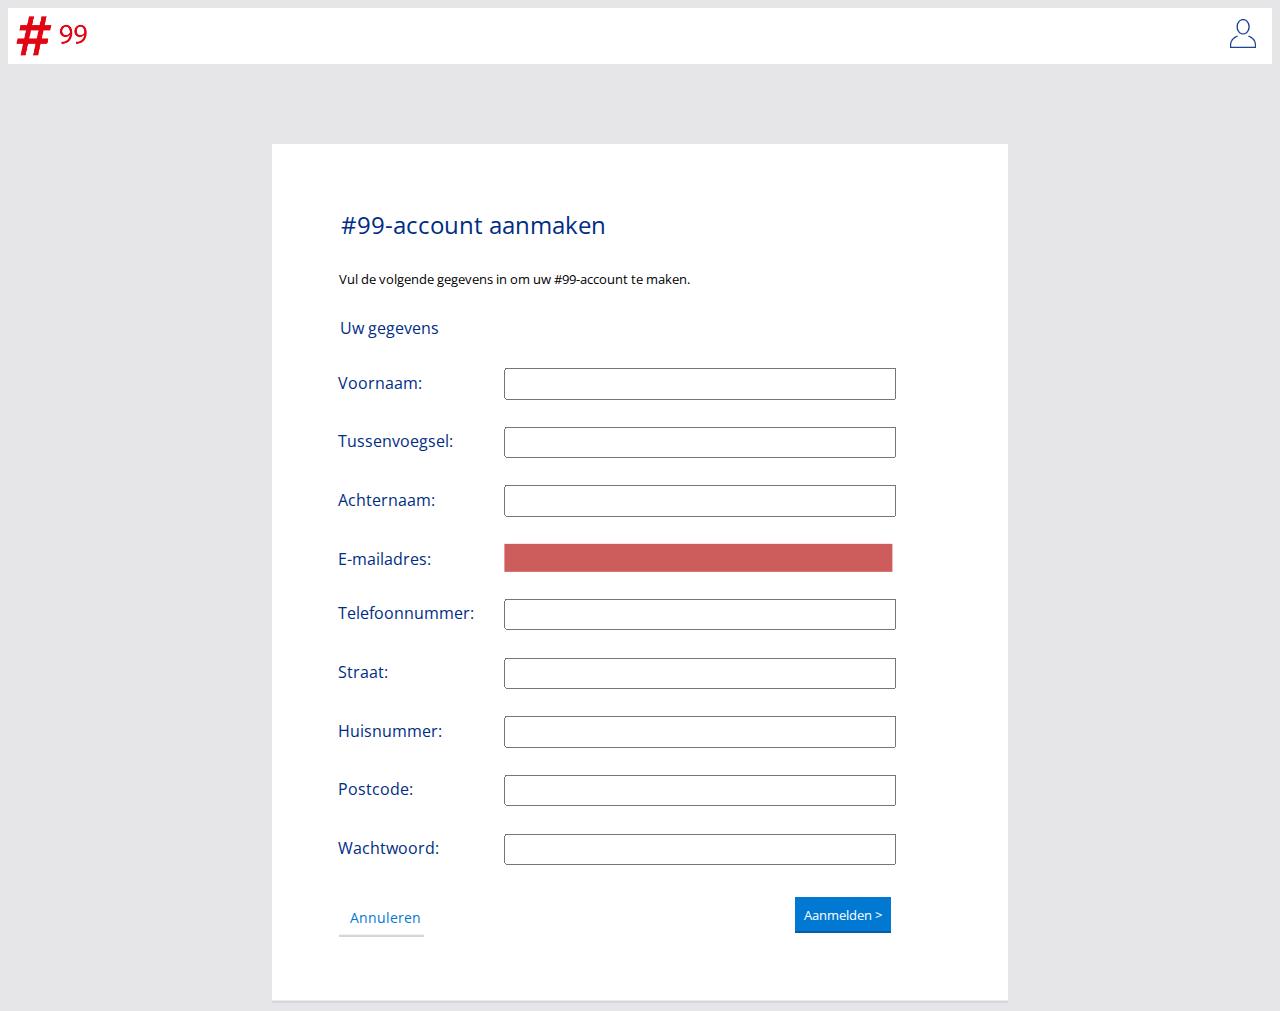
<file: index.html>
<!DOCTYPE html>
<html lang="nl">
<head>
    <meta charset="UTF-8">
    <meta name="viewport" content="width=device-width, initial-scale=1.0">
    <title>Aanmeldpagina</title>
    <link href="https://fonts.googleapis.com/css?family=Open+Sans" rel="stylesheet">
    <link rel="stylesheet" type="text/css" href="aanmeld.css">
</head>
<body>
    <header>
        <img class="logo" src="images/99%20icoondef-01.png" alt="Logo site">
        <img class="profiel" src="images/profielicoon.png" alt="Icoon profiel gebruiker">
    </header>
    <main>
        <article>
           <h1>#99-account aanmaken</h1>
           <p>Vul de volgende gegevens in om uw #99-account te maken.</p>
        </article>
        <form>
            <fieldset>
                <legend>Uw gegevens</legend>
                <label>Voornaam:</label> <input type="text" name="voornaam" minlength="1" maxlength="15" required>
                <label>Tussenvoegsel:</label> <input type="text" name="tussenvoegsel" minlength="0" maxlength="15" required>
                <label>Achternaam:</label> <input type="text" name="achternaam" minlength="1" maxlength="15" required>
                <label>E-mailadres:</label> <input type="email" name="e-mailadres" minlength="3" maxlength="20" required>
                <label>Telefoonnummer:</label> <input type="tel" name="telefoonnummer" minlength="8" required>
                <label>Straat:</label> <input type="text" name="straat" required>
                <label>Huisnummer:</label> <input type="number" name="huisnummer" required>
                <label>Postcode:</label> <input type="text" name="postcode" minlength="4" maxlength="15" required>
                <label>Wachtwoord:</label> <input type="password" name="wachtwoord" minlength="6" required>
                <a href="overzichtdef.html">Aanmelden ></a>
                <a class="annuleren" href="overzichtdef.html">Annuleren</a>
            </fieldset>
        </form>
    </main>
</body>
</html>
</file>
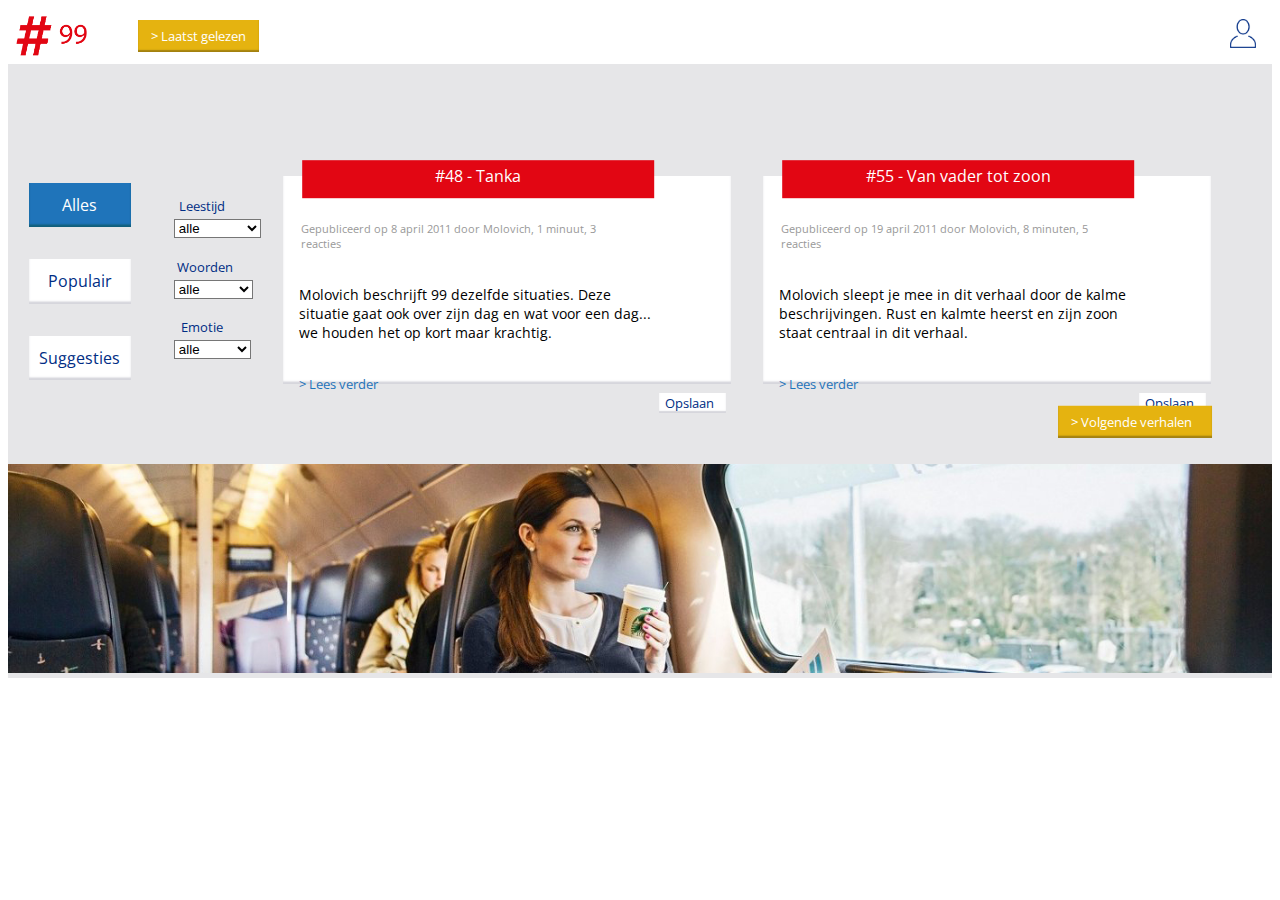
<file: overzichtdef.html>
<!DOCTYPE html>
<html lang="nl">
<head>
    <meta charset="UTF-8">
    <meta name="viewport" content="width=device-width, initial-scale=1.0">
    <title>Overzichtpagina</title>
    <link href="https://fonts.googleapis.com/css?family=Open+Sans" rel="stylesheet">
    <link rel="stylesheet" type=text/css href="styledef.css">
</head>
<body>
    <header>
        <img class="logo" src="images/99%20icoondef-01.png" alt="Logo site">
        <a href="tanka.html">> Laatst gelezen</a>
        <img class="profiel" src="images/profielicoon.png" alt="Icoon profiel gebruiker">
    </header>
    <main>
        <ul>
            <li class="blauw">Alles</li>
            <li>Populair</li>
            <li>Suggesties</li>
        </ul>
        <form>
            <div><!-- label en select bij elkaar groeperen en onder elkaar plaatsen, lukt niet. Daarom div gebruikt -->
                <label>Leestijd</label>
                <select>
                    <option value="alle verhalen">alle</option>
                    <option value="korte verhalen">kort</option>
                    <option value="middellange verhalen">middellang</option>
                    <option value="lange verhalen">lang</option>
                </select>
            </div>
            <div>
                <label>Woorden</label>
                <select>
                    <option value="0-1200 woorden">alle</option>
                    <option value="0-300 woorden">0-300</option>
                    <option value="300-600 woorden">300-600</option>
                    <option value="600-900 woorden">600-900</option>
                    <option value="900-1200 woorden">900-1200</option>
                </select>
            </div>
            <div>
                <label>Emotie</label>
                <select>
                    <option value="alle">alle</option>
                    <option value="blij">blij</option>
                    <option value="verveeld">verveeld</option>
                    <option value="verdrietig">verdrietig</option>
                    <option value="angstig">angstig</option>
                </select>
            </div>
        </form>
            <section>
                <h1>Articles</h1>
                    <article>
                        <h2>#48 - Tanka</h2>
                        <footer>Gepubliceerd op 8 april 2011 door Molovich, 1 minuut, 3 reacties</footer>
                        <p>Molovich beschrijft 99 dezelfde situaties. Deze situatie gaat ook over zijn dag en wat voor een dag... we houden het op kort maar krachtig.</p>
                        <a href="tanka.html">> Lees verder</a>
                        <button class="opslaan">Opslaan</button>
                    </article>
                    <article>
                        <h2>#55 - Van vader tot zoon</h2>
                        <footer>Gepubliceerd op 19 april 2011 door Molovich, 8 minuten, 5 reacties</footer>
                        <p>Molovich sleept je mee in dit verhaal door de kalme beschrijvingen. Rust en kalmte heerst en zijn zoon staat centraal in dit verhaal.</p>
                        <a href="vader.html">> Lees verder</a>
                        <button class="opslaan">Opslaan</button>
                    </article>
            </section>
        <a href="overzichtdef2.html">> Volgende verhalen</a>
    </main>
    <aside>
        <img src="images/ns%20foto%20def2.jpg" alt="Foto met trein NS">
    </aside>
    <script src="script.js"></script>
</body>
</html>
</file>
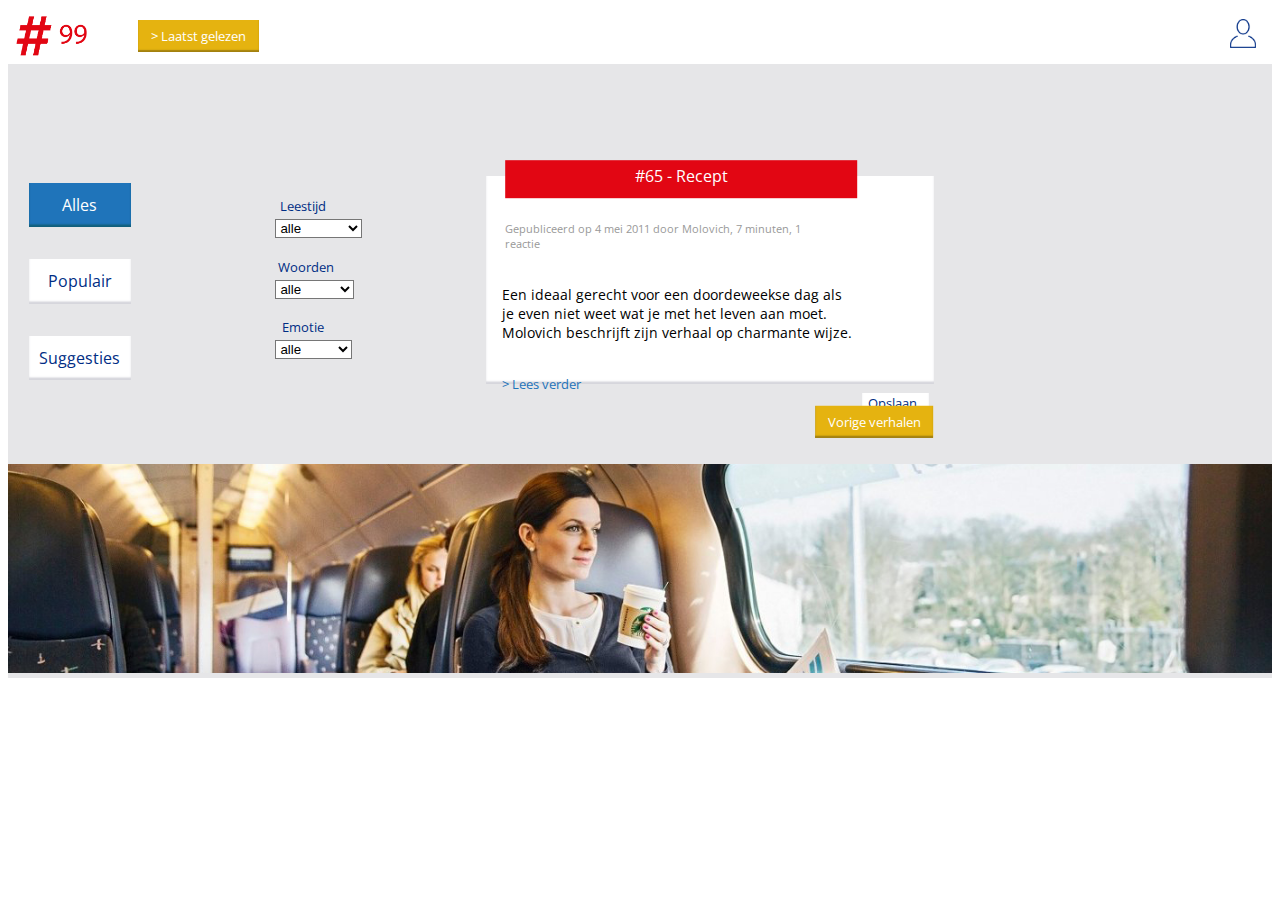
<file: overzichtdef2.html>
<!DOCTYPE html>
<html lang="nl">
<head>
    <meta charset="UTF-8">
    <meta name="viewport" content="width=device-width, initial-scale=1.0">
    <title>Overzichtpagina vervolg</title>
    <link href="https://fonts.googleapis.com/css?family=Open+Sans" rel="stylesheet">
    <link rel="stylesheet" type=text/css href="styledef2.css">
</head>
<body>
    <header>
        <img class="logo" src="images/99%20icoondef-01.png" alt="Logo site">
        <a href="tanka.html">> Laatst gelezen</a>
        <img class="profiel" src="images/profielicoon.png" alt="Icoon profiel gebruiker">
    </header>
    <main>
        <ul>
            <li class="blauw">Alles</li>
            <li>Populair</li>
            <li>Suggesties</li>
        </ul>
        <form>
           <div> <!-- label en select bij elkaar groeperen en onder elkaar plaatsen, lukt niet. Daarom div gebruikt -->
            <label>Leestijd</label>
                <select>
                    <option value="alle verhalen">alle</option>
                    <option value="korte verhalen">kort</option>
                    <option value="middellange verhalen">middellang</option>
                    <option value="lange verhalen">lang</option>
                </select>
            </div>
            <div>
            <label>Woorden</label>
                <select>
                    <option value="0-1200 woorden">alle</option>
                    <option value="0-300 woorden">0-300</option>
                    <option value="300-600 woorden">300-600</option>
                    <option value="600-900 woorden">600-900</option>
                    <option value="900-1200 woorden">900-1200</option>
                </select>
            </div>
            <div>
            <label>Emotie</label>
                <select>
                    <option value="alle">alle</option>
                    <option value="blij">blij</option>
                    <option value="verveeld">verveeld</option>
                    <option value="verdrietig">verdrietig</option>
                    <option value="angstig">angstig</option>
                </select>
            </div>
        </form>
        <section class="opslaan">
            <h1>Articles</h1>
                <article>
                    <h2>#65 - Recept</h2>
                    <footer>Gepubliceerd op 4 mei 2011 door Molovich, 7 minuten, 1 reactie</footer>
                    <p>Een ideaal gerecht voor een doordeweekse dag als je even niet weet wat je met het leven aan moet. Molovich beschrijft zijn verhaal op charmante wijze.</p>
                    <a href="recept.html">> Lees verder</a>
                    <button>Opslaan</button>
                </article>
            </section>
        <a href="overzichtdef.html">Vorige verhalen</a>
    </main>
    <aside>
        <img src="images/ns%20foto%20def2.jpg" alt="Foto met trein NS">
    </aside>
    <script src="script.js"></script>
</body>
</html>
</file>
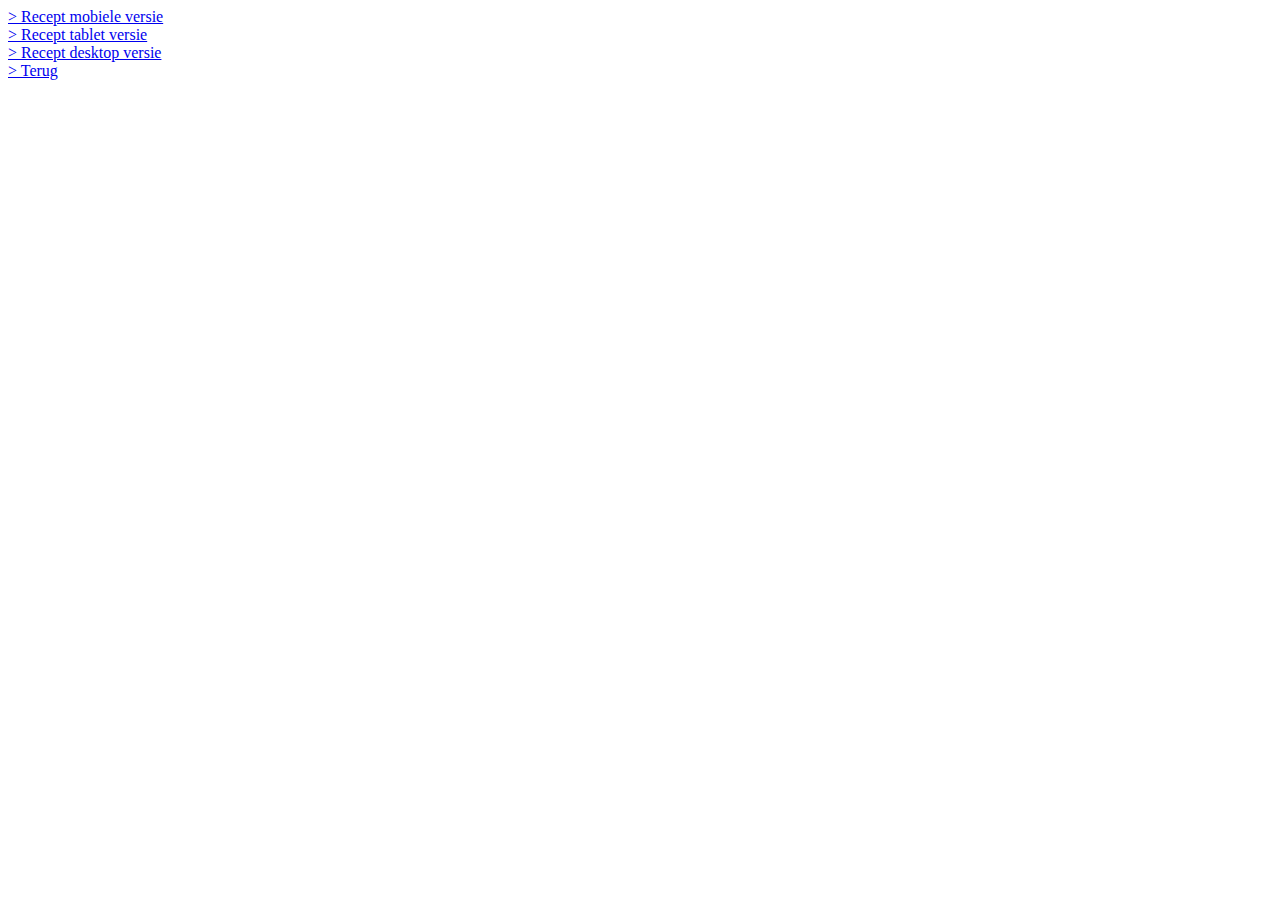
<file: recept.html>
<!DOCTYPE html>
<html lang="nl">
<head>
    <meta charset="UTF-8">
    <title>Overzicht met Recept verhalen</title>
</head>
<body>
    <a href="receptmobiel.html">> Recept mobiele versie</a><br>
    <a href="recepttablet.html">> Recept tablet versie</a><br>
    <a href="receptdesktop.html">> Recept desktop versie</a><br>
    <a href="overzichtdef2.html">> Terug</a>
</body>
</html>
</file>
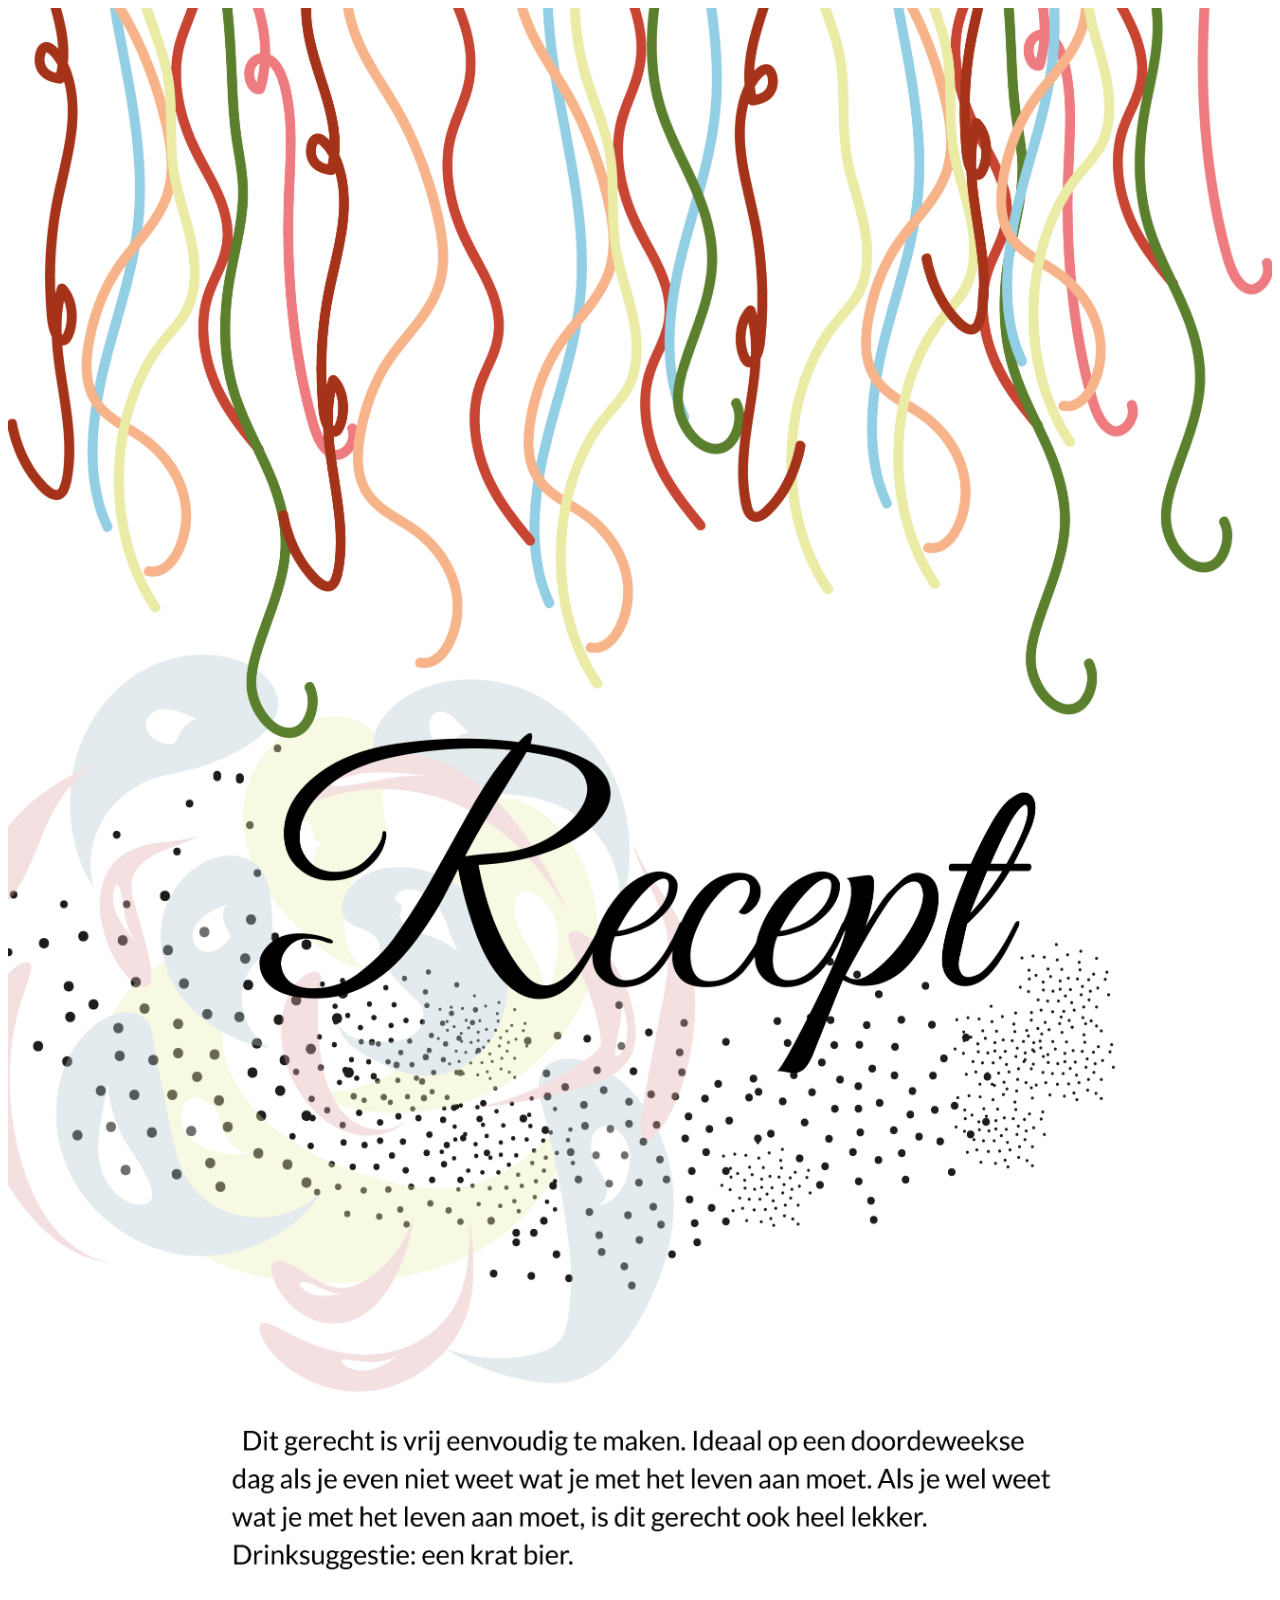
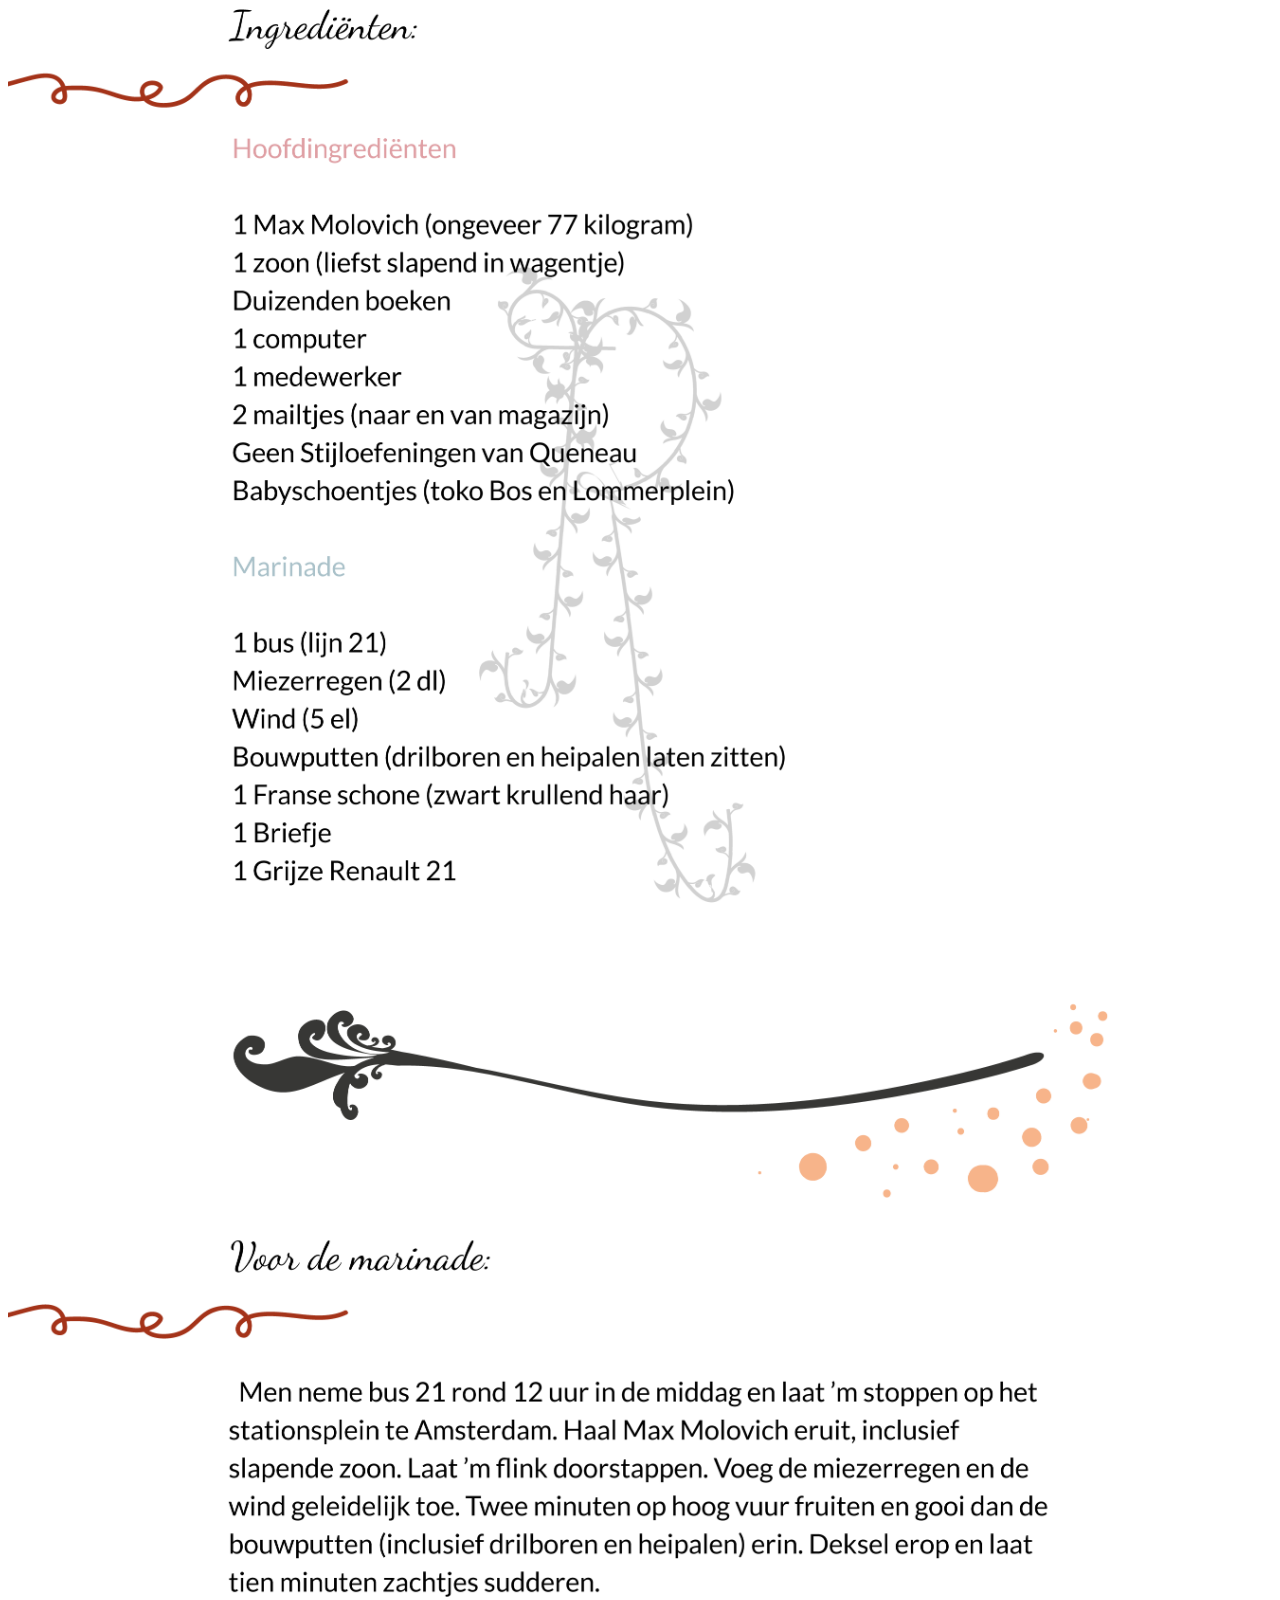
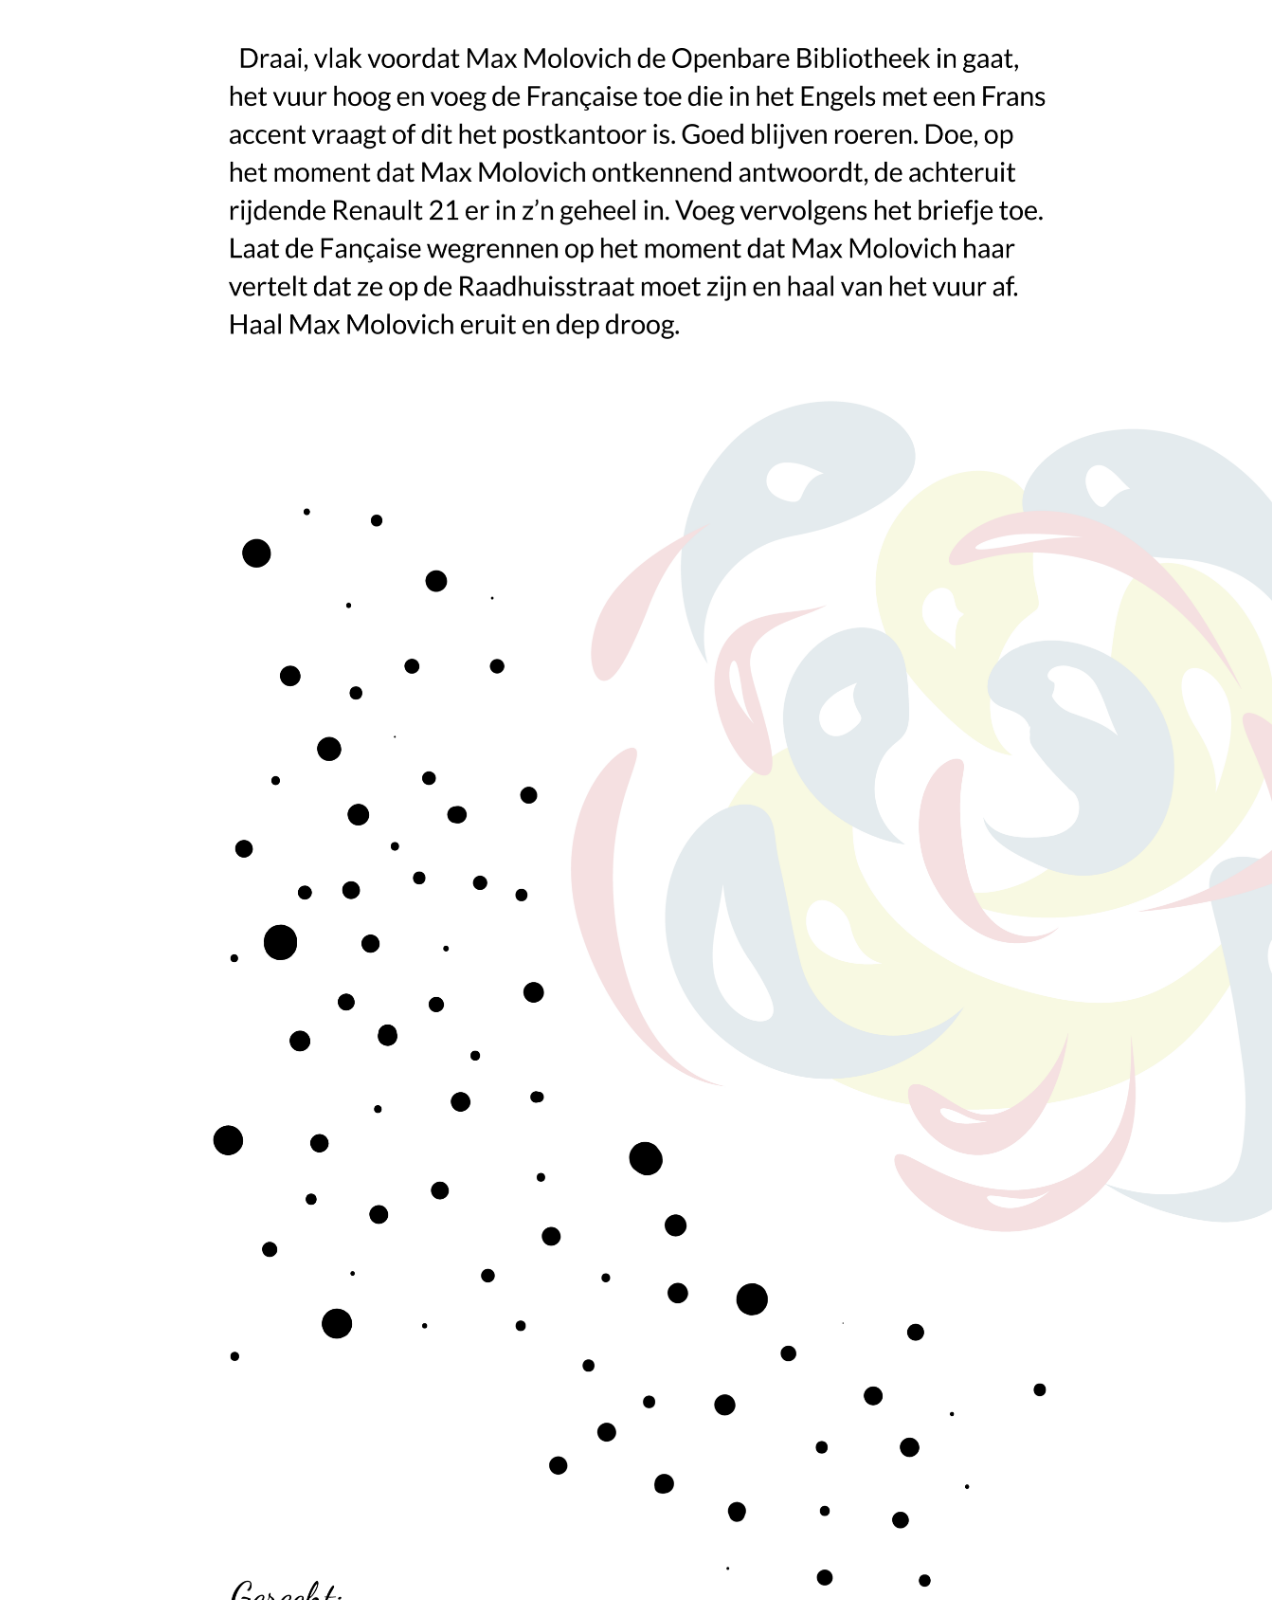
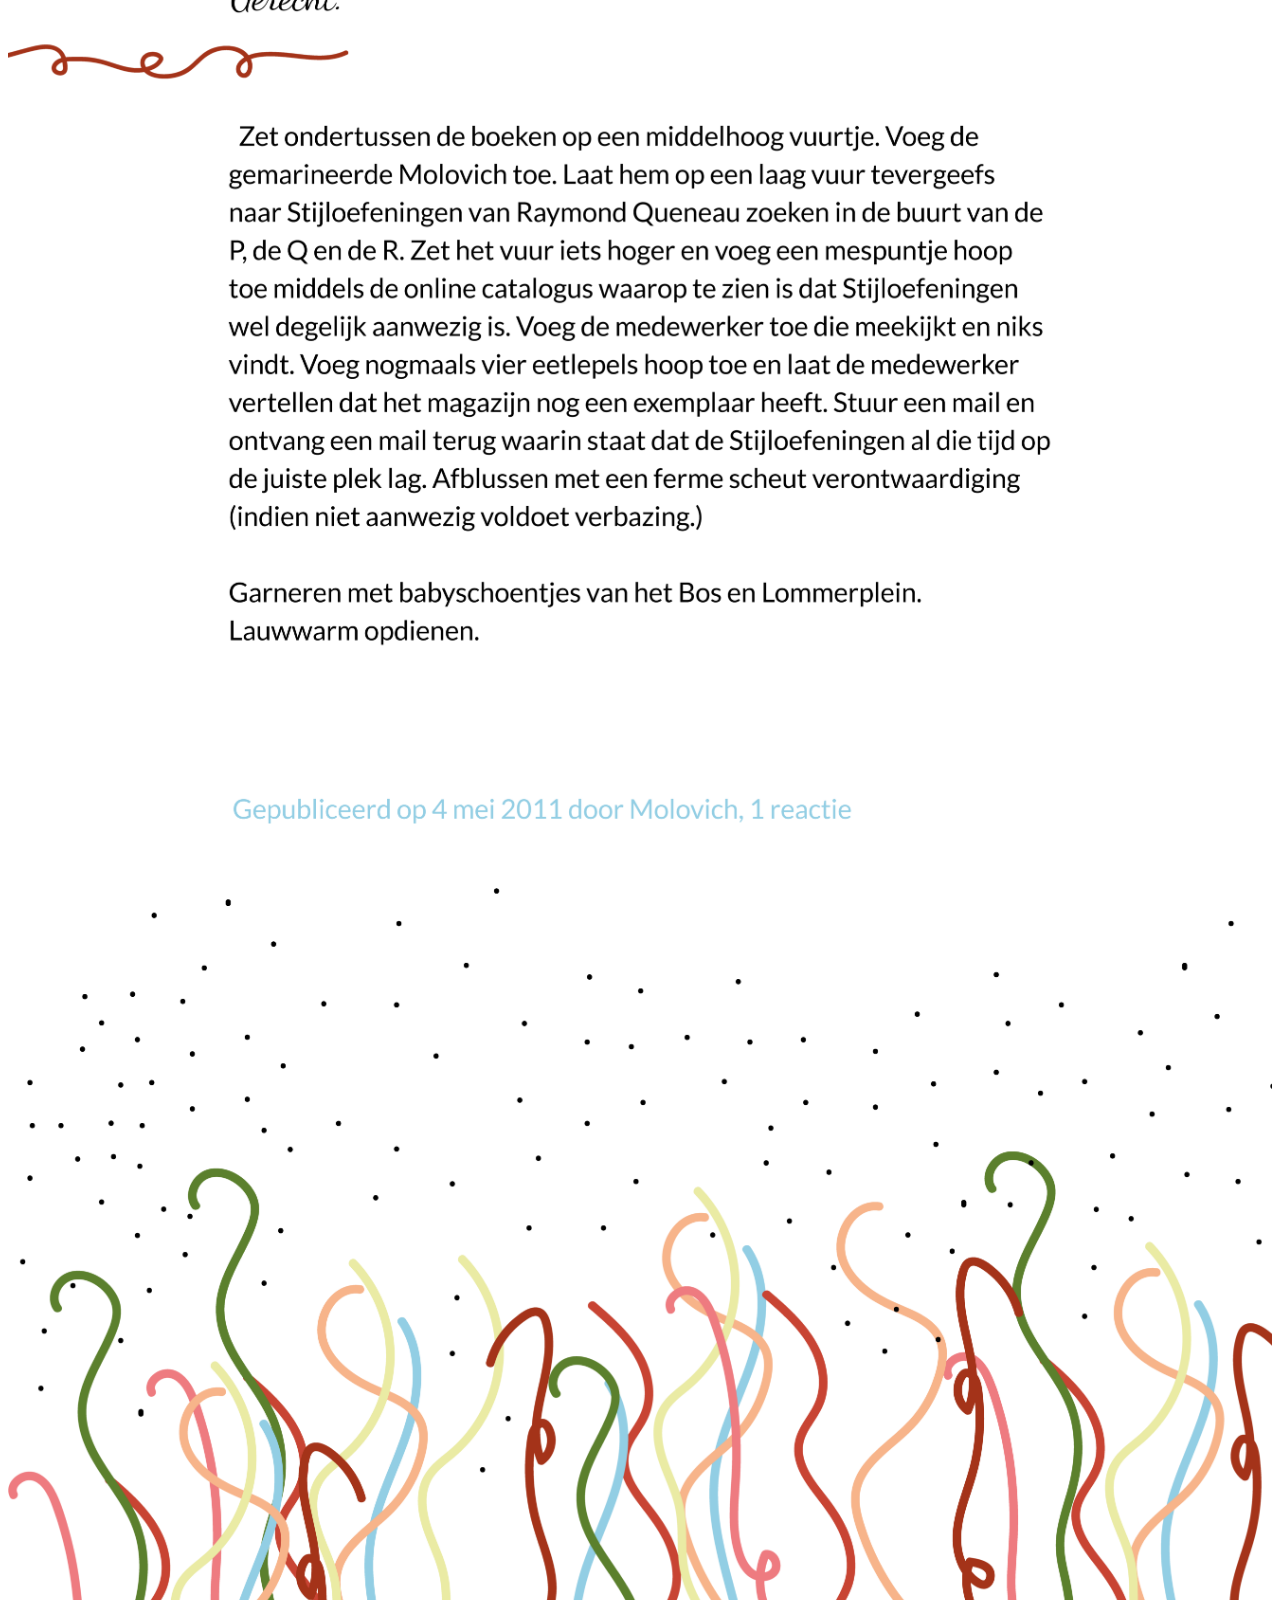
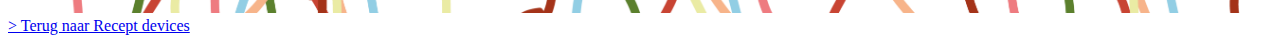
<file: receptdesktop.html>
<!DOCTYPE html>
<html lang="nl">
<head>
    <meta charset="UTF-8">
    <title>Recept desktop</title>
    <link rel="stylesheet" type=text/css href="verhaaldesktop.css">
</head>
<body>
    <img src="images/desktoprecept1.png" alt="Verhaal Recept">
    <img src="images/desktoprecept2.png" alt="Verhaal Recept"<br>
    <a href="recept.html">> Terug naar Recept devices</a>
</body>
</html>
</file>
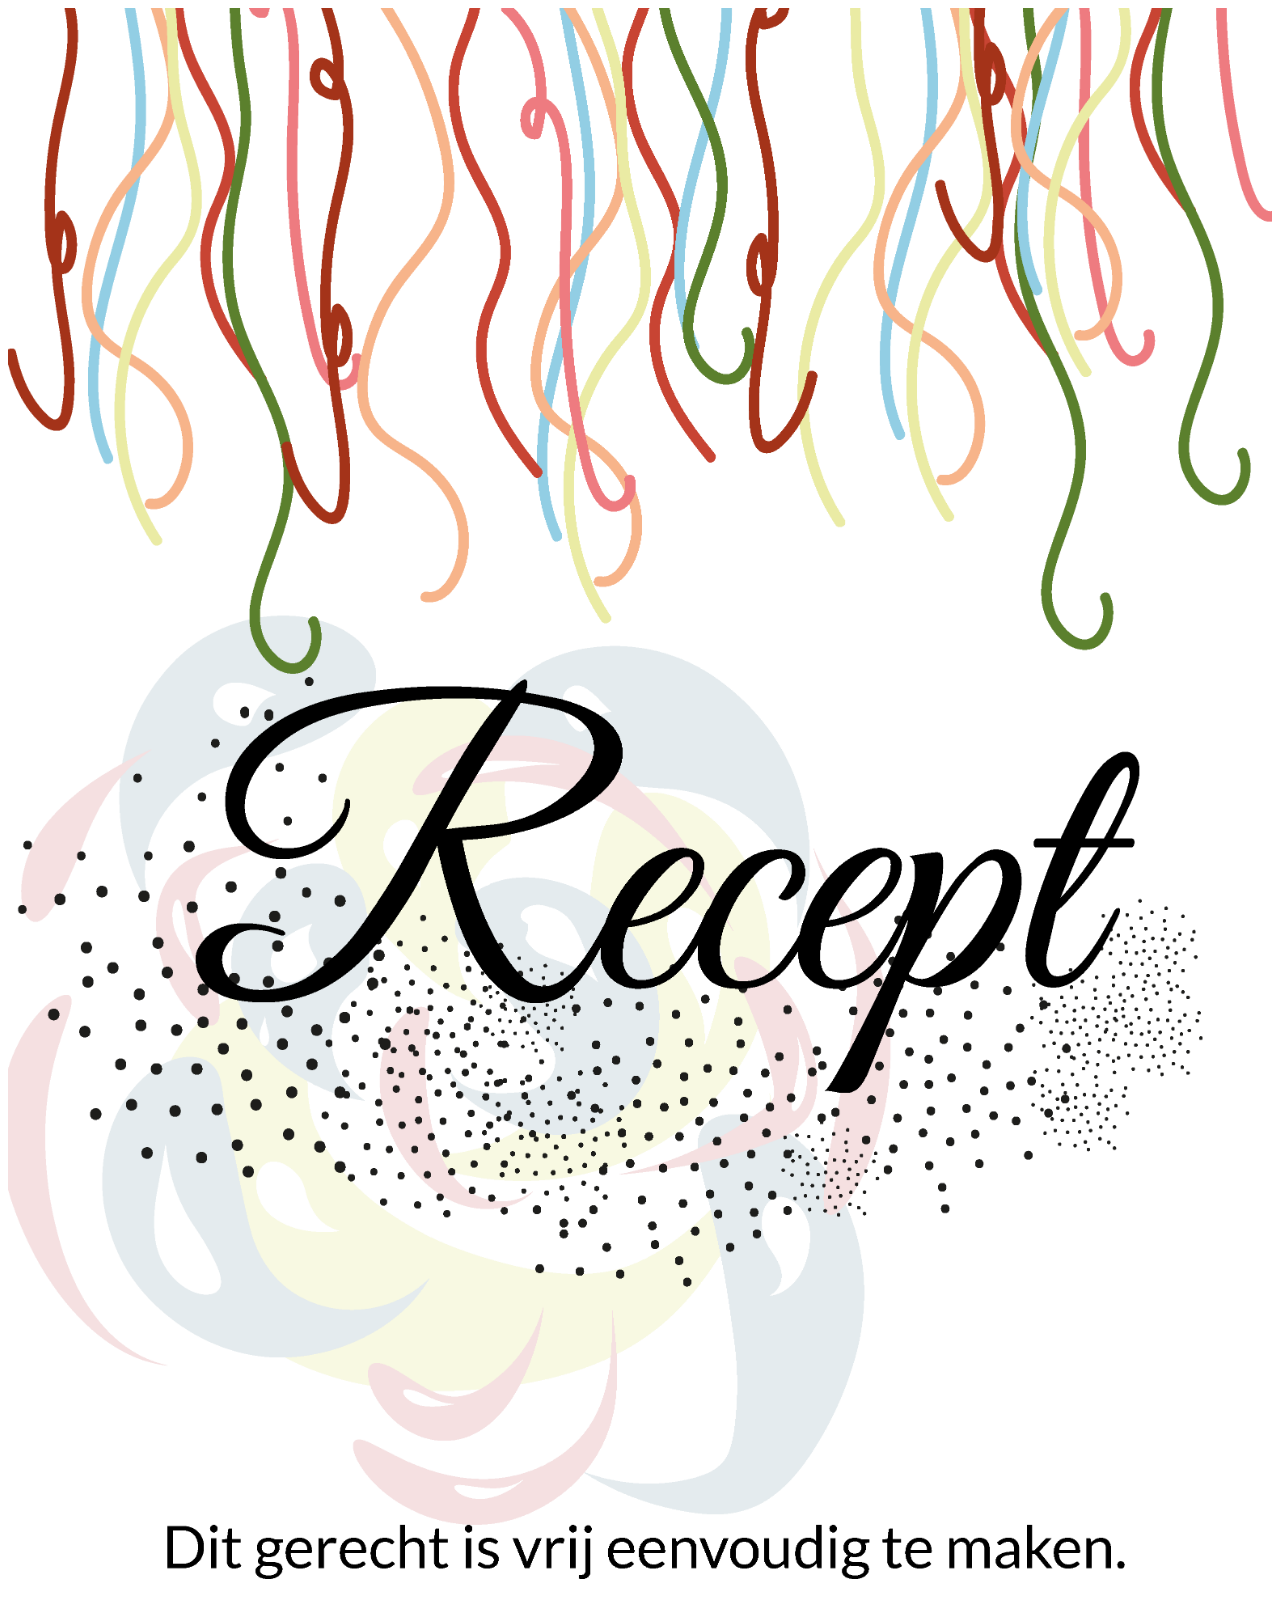
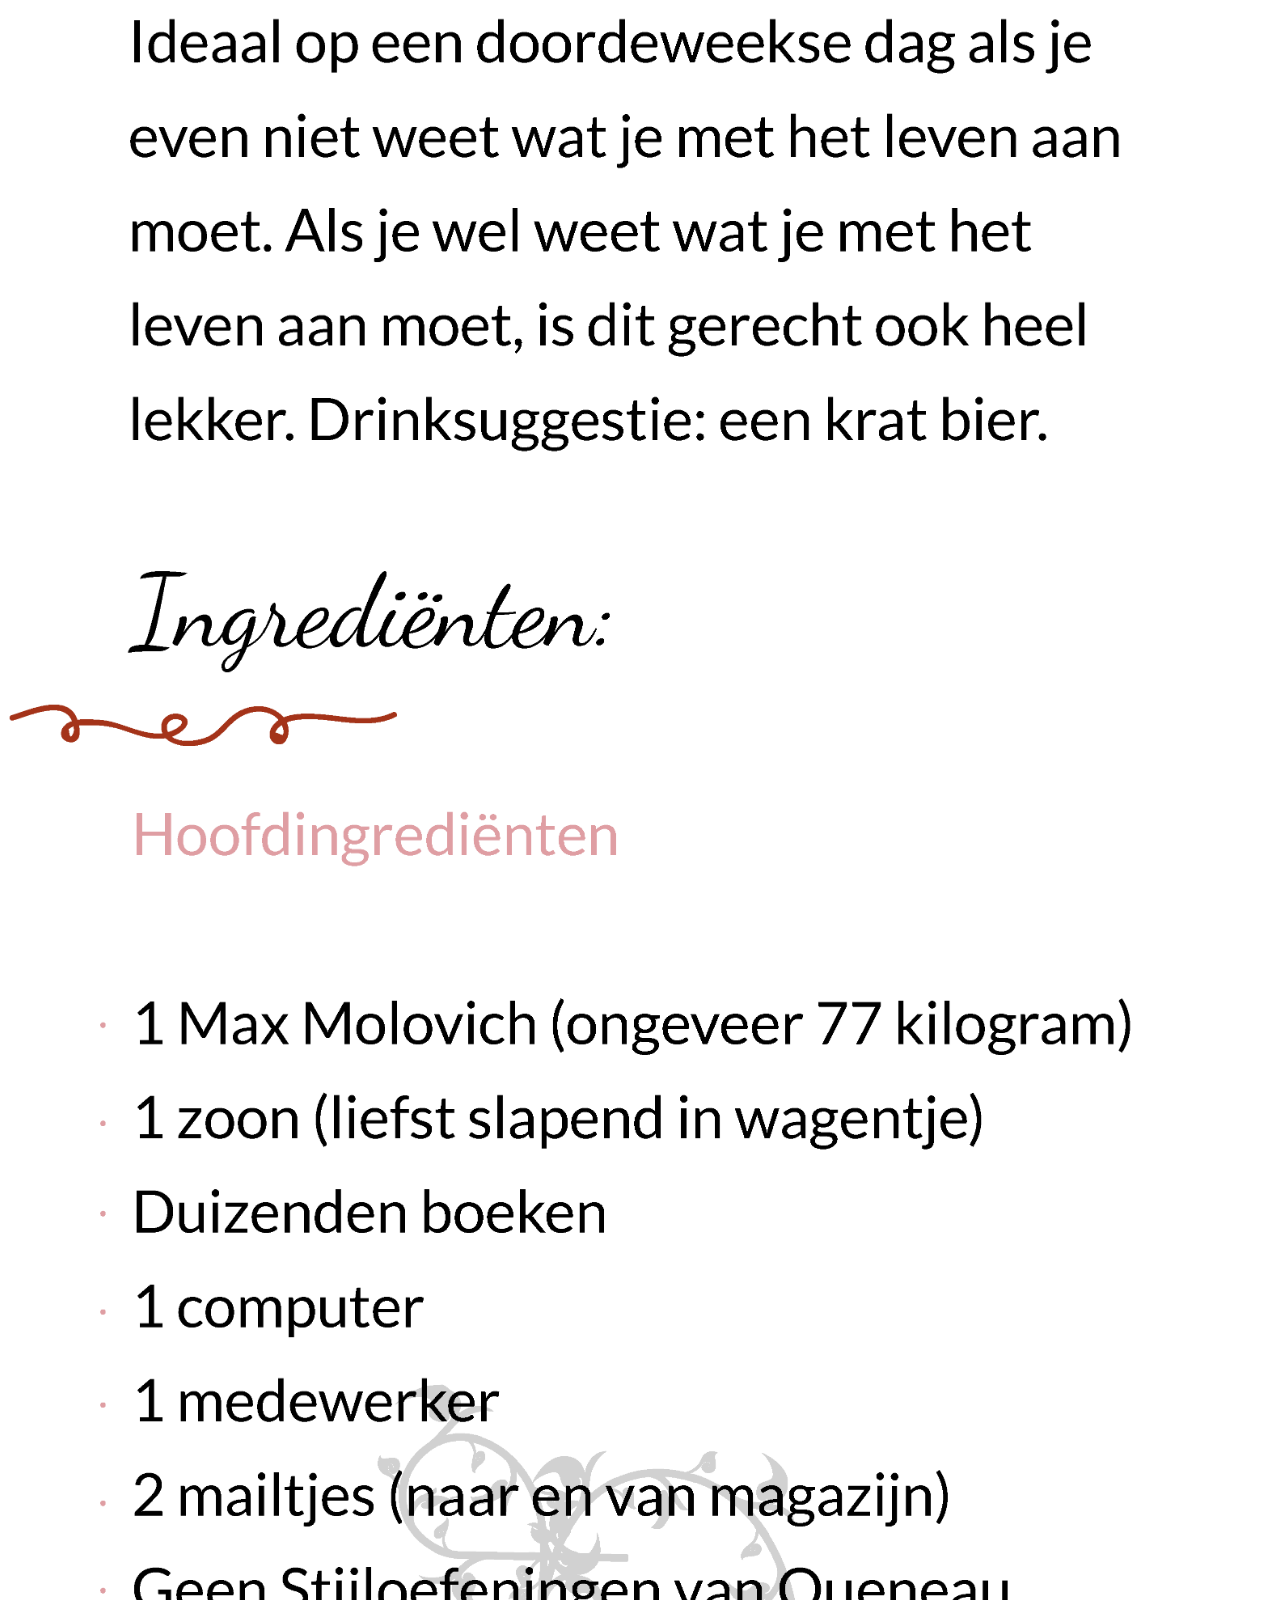
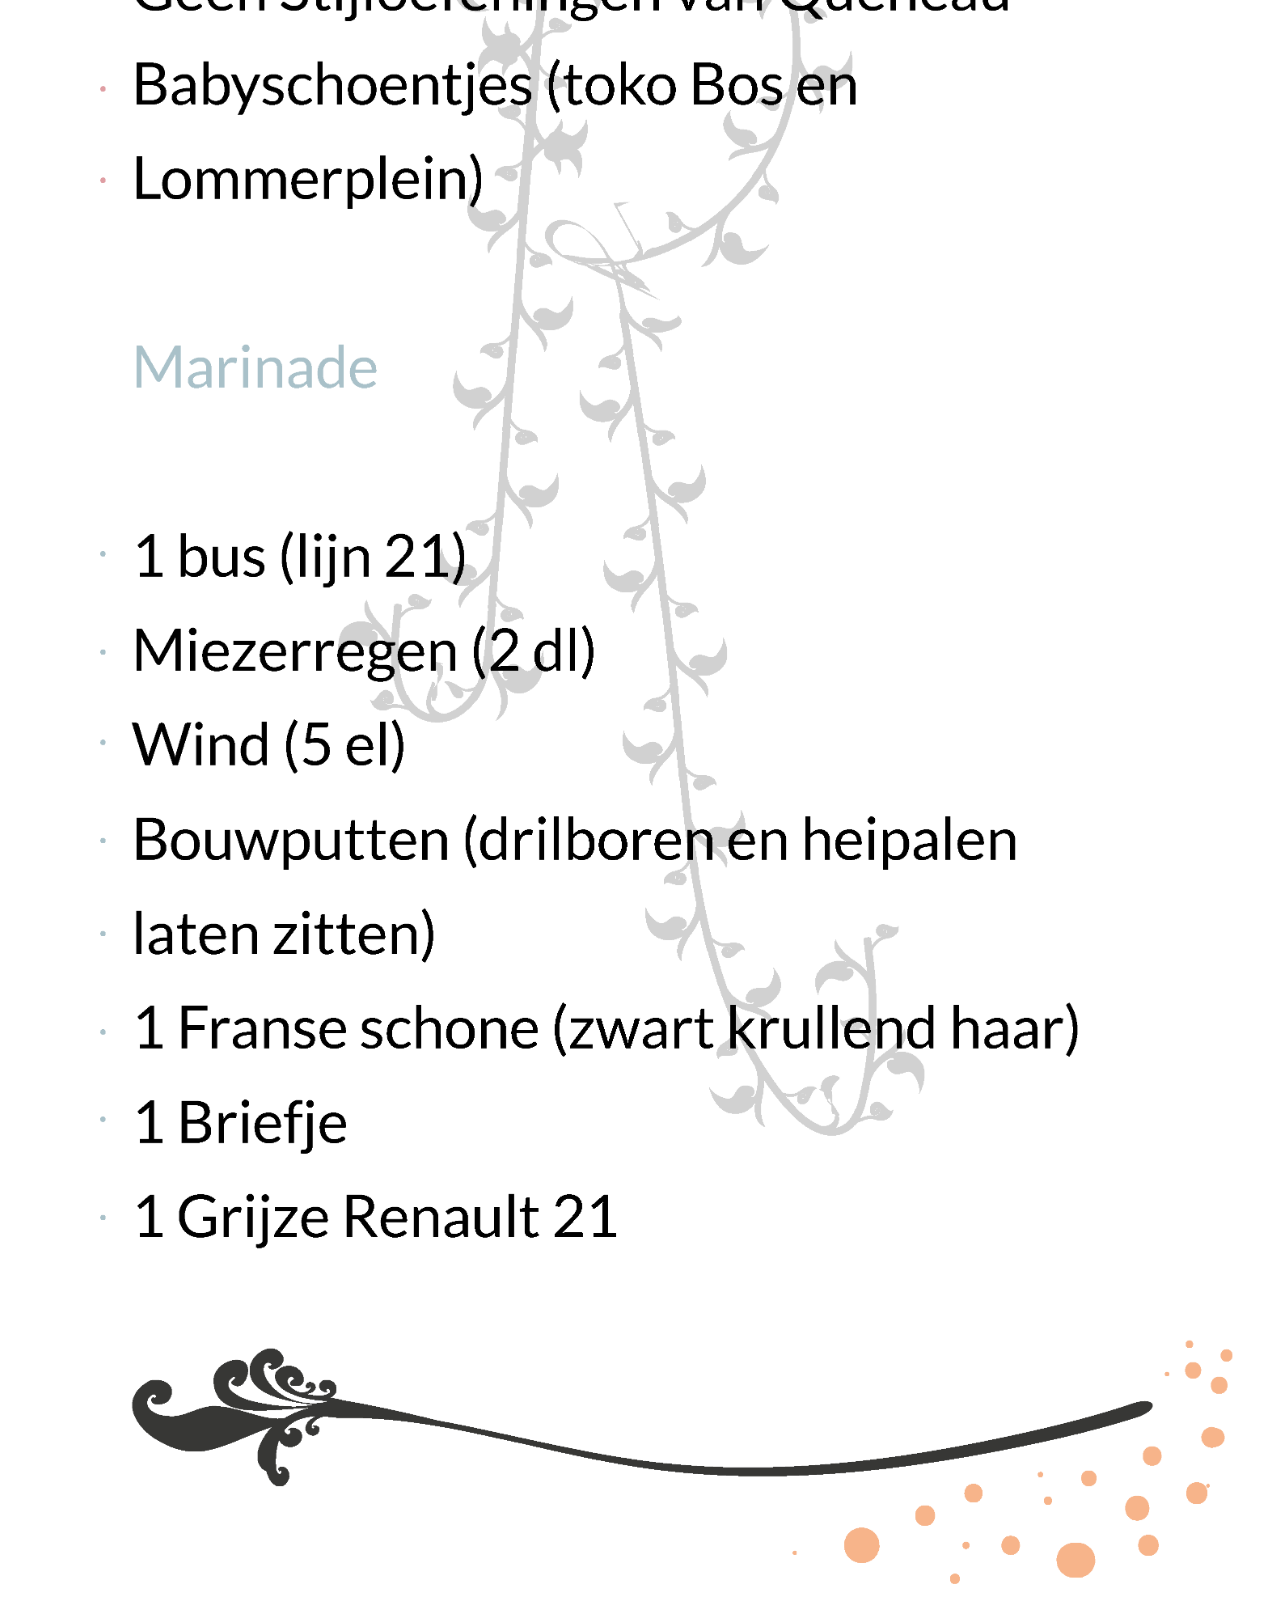
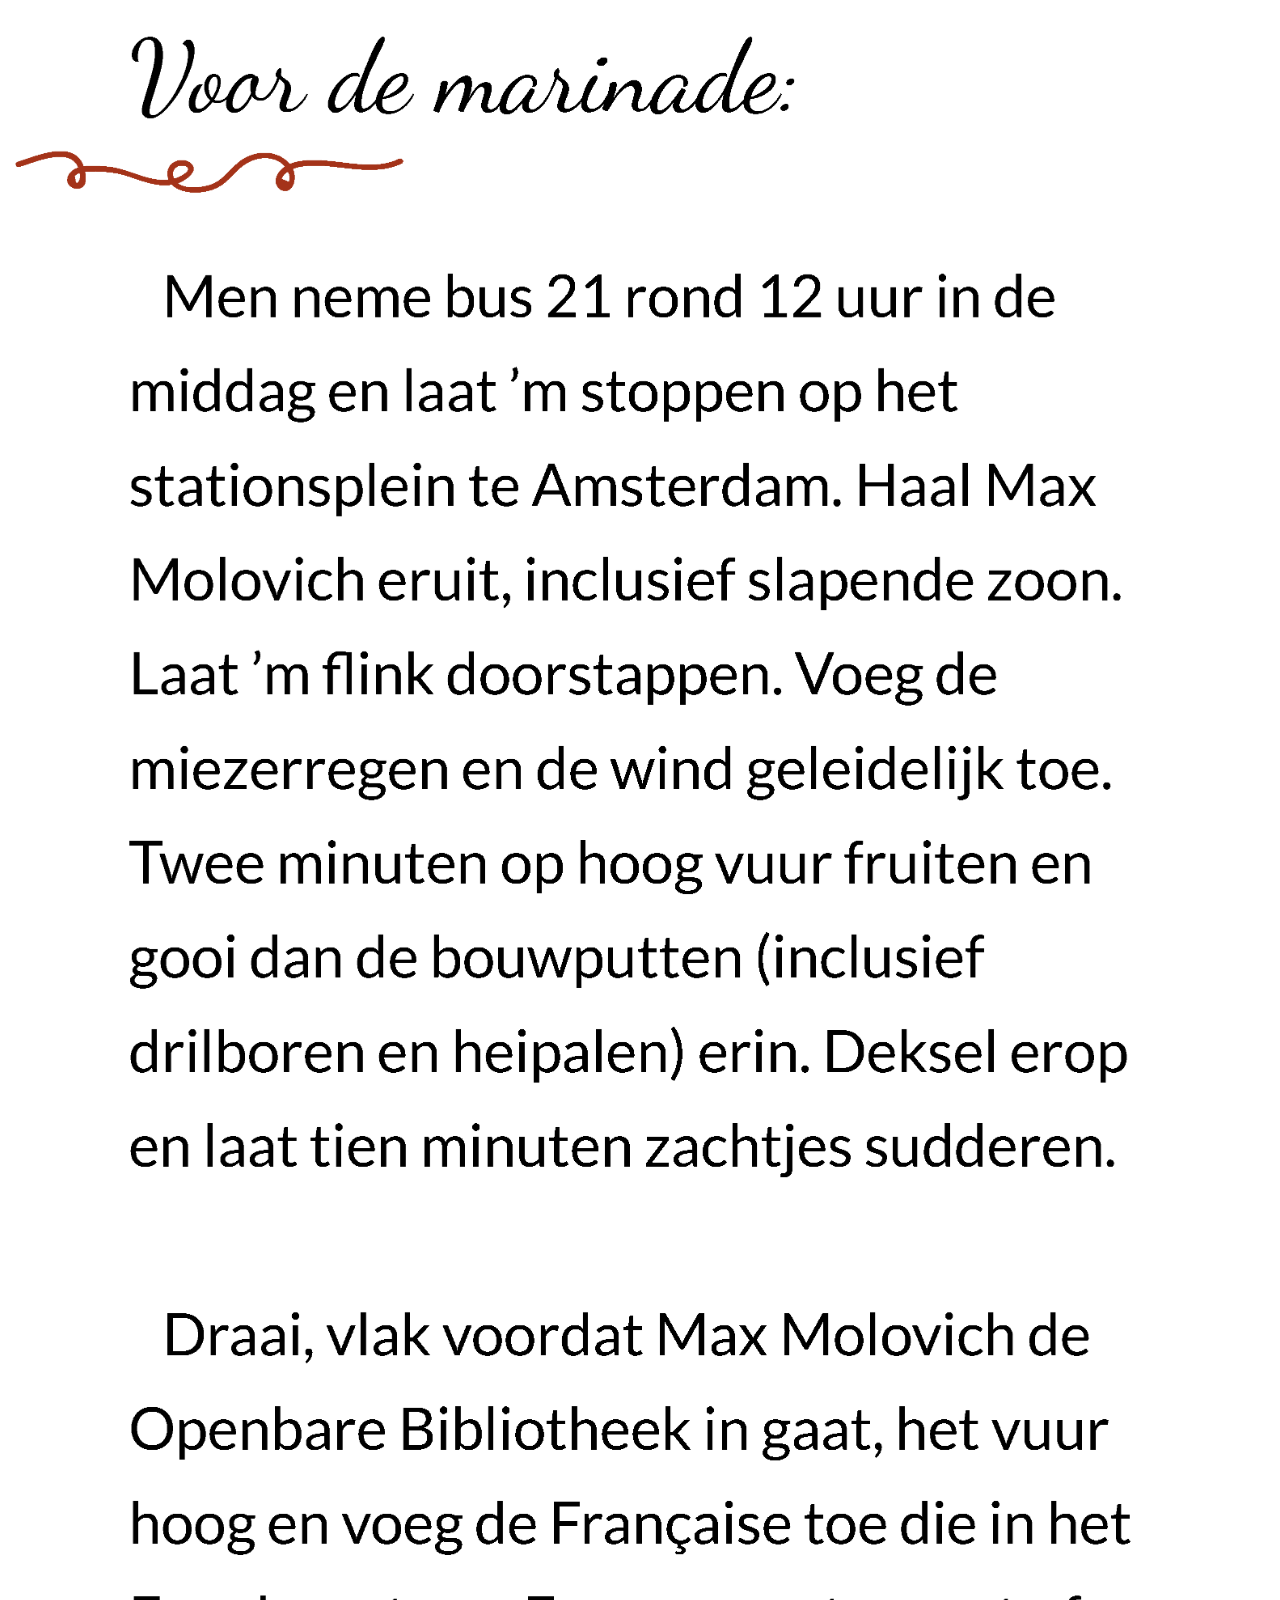
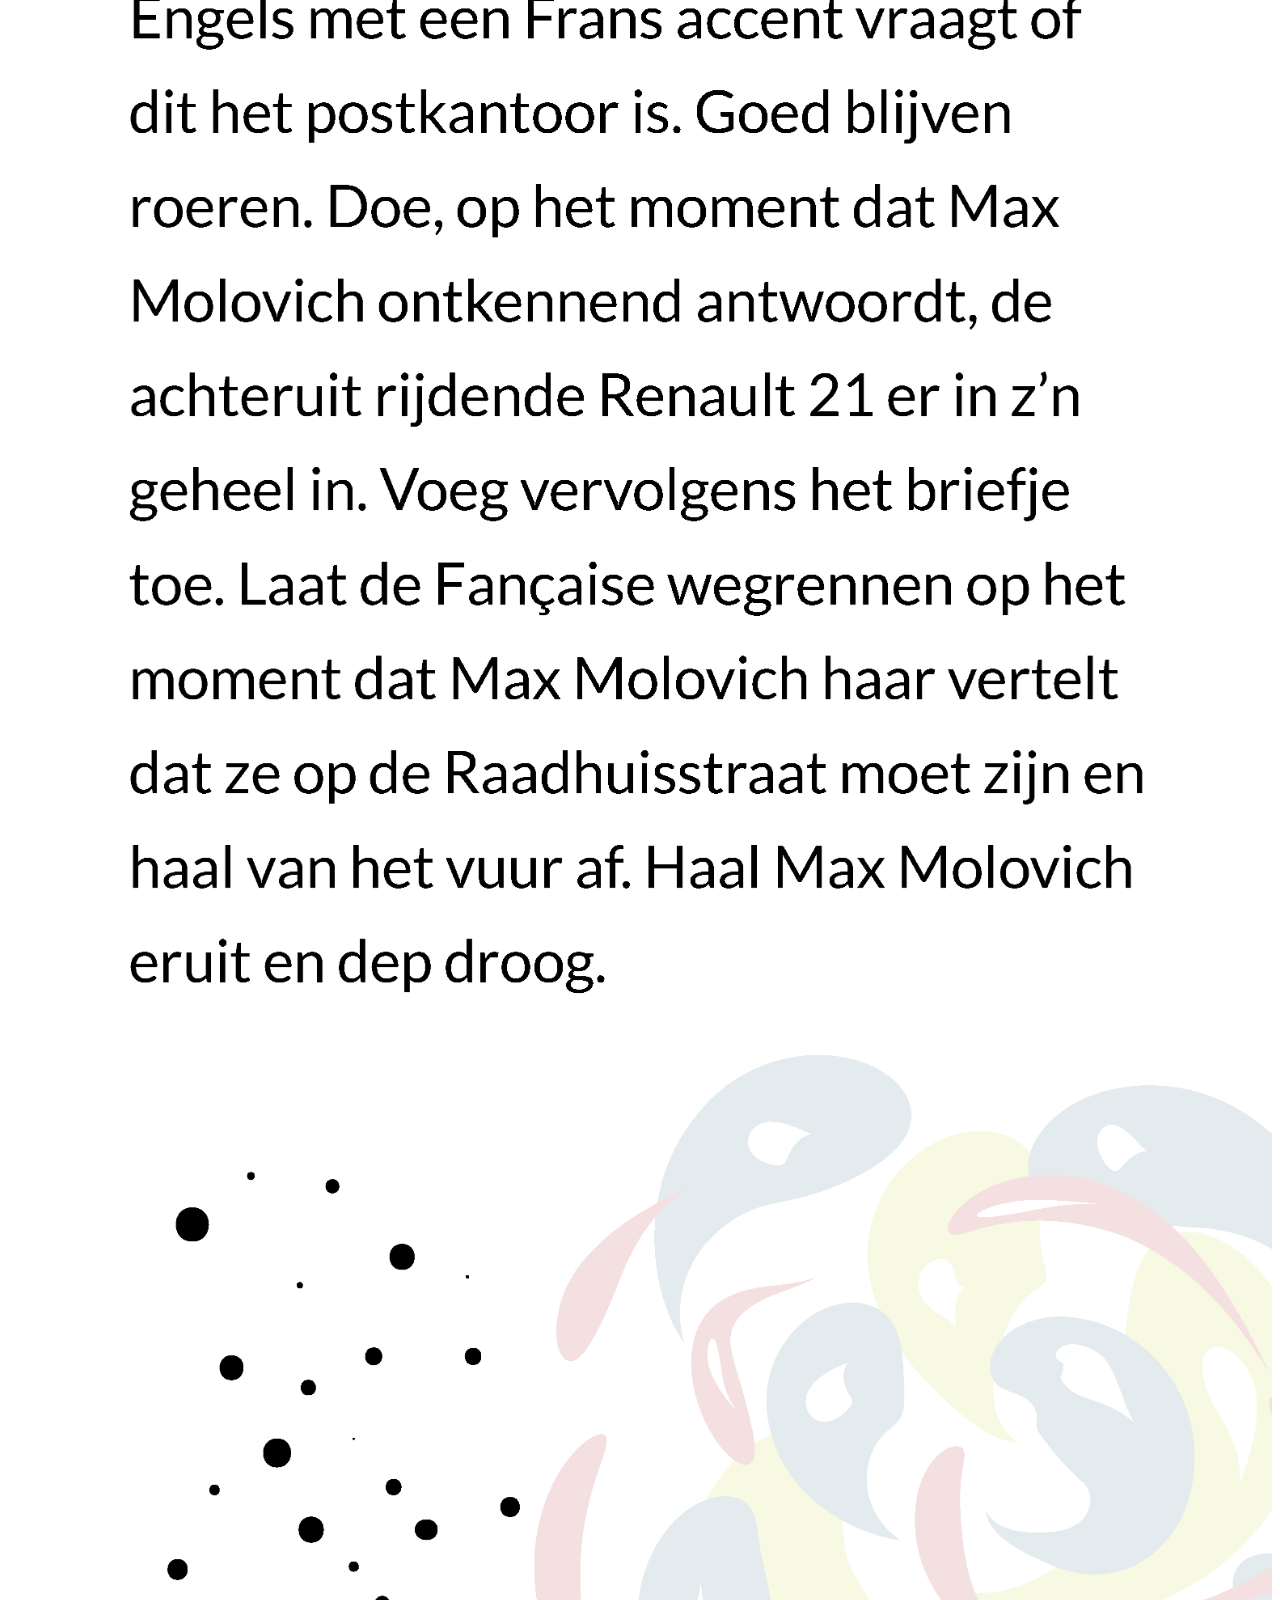
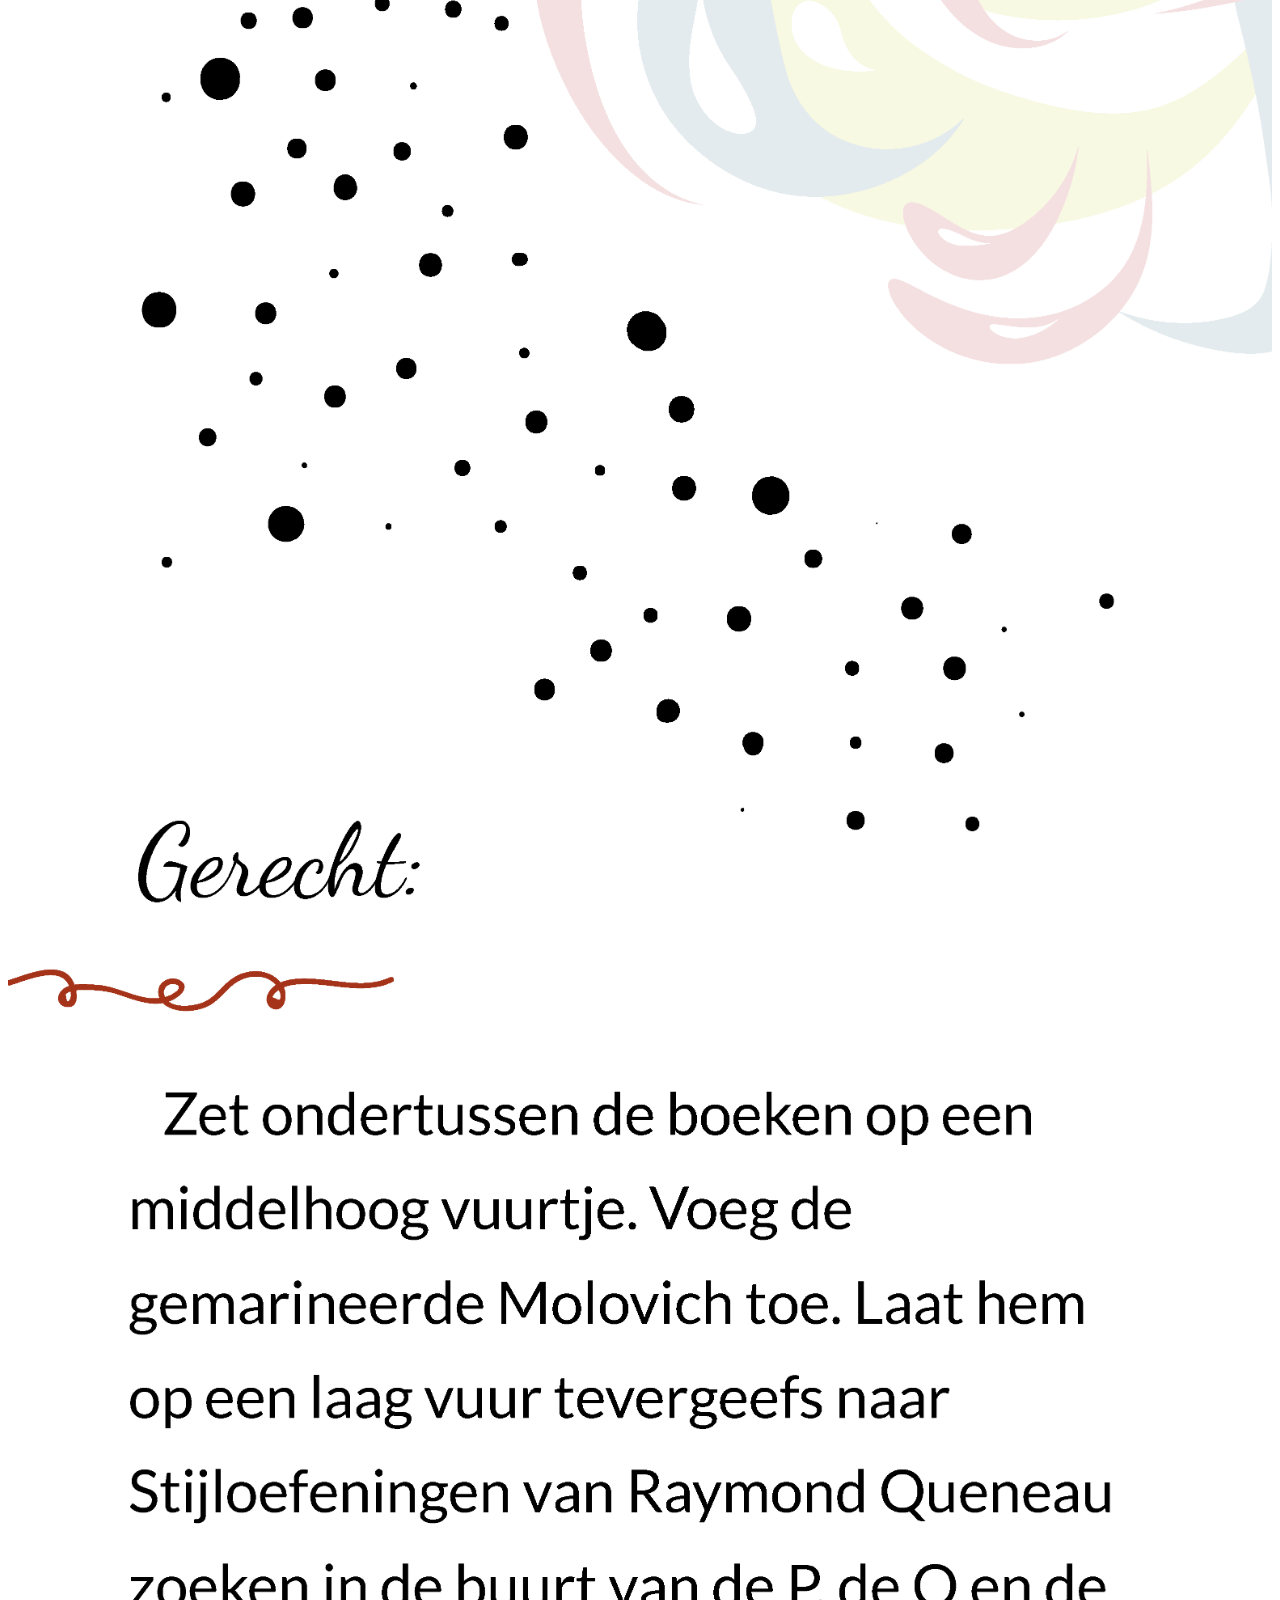
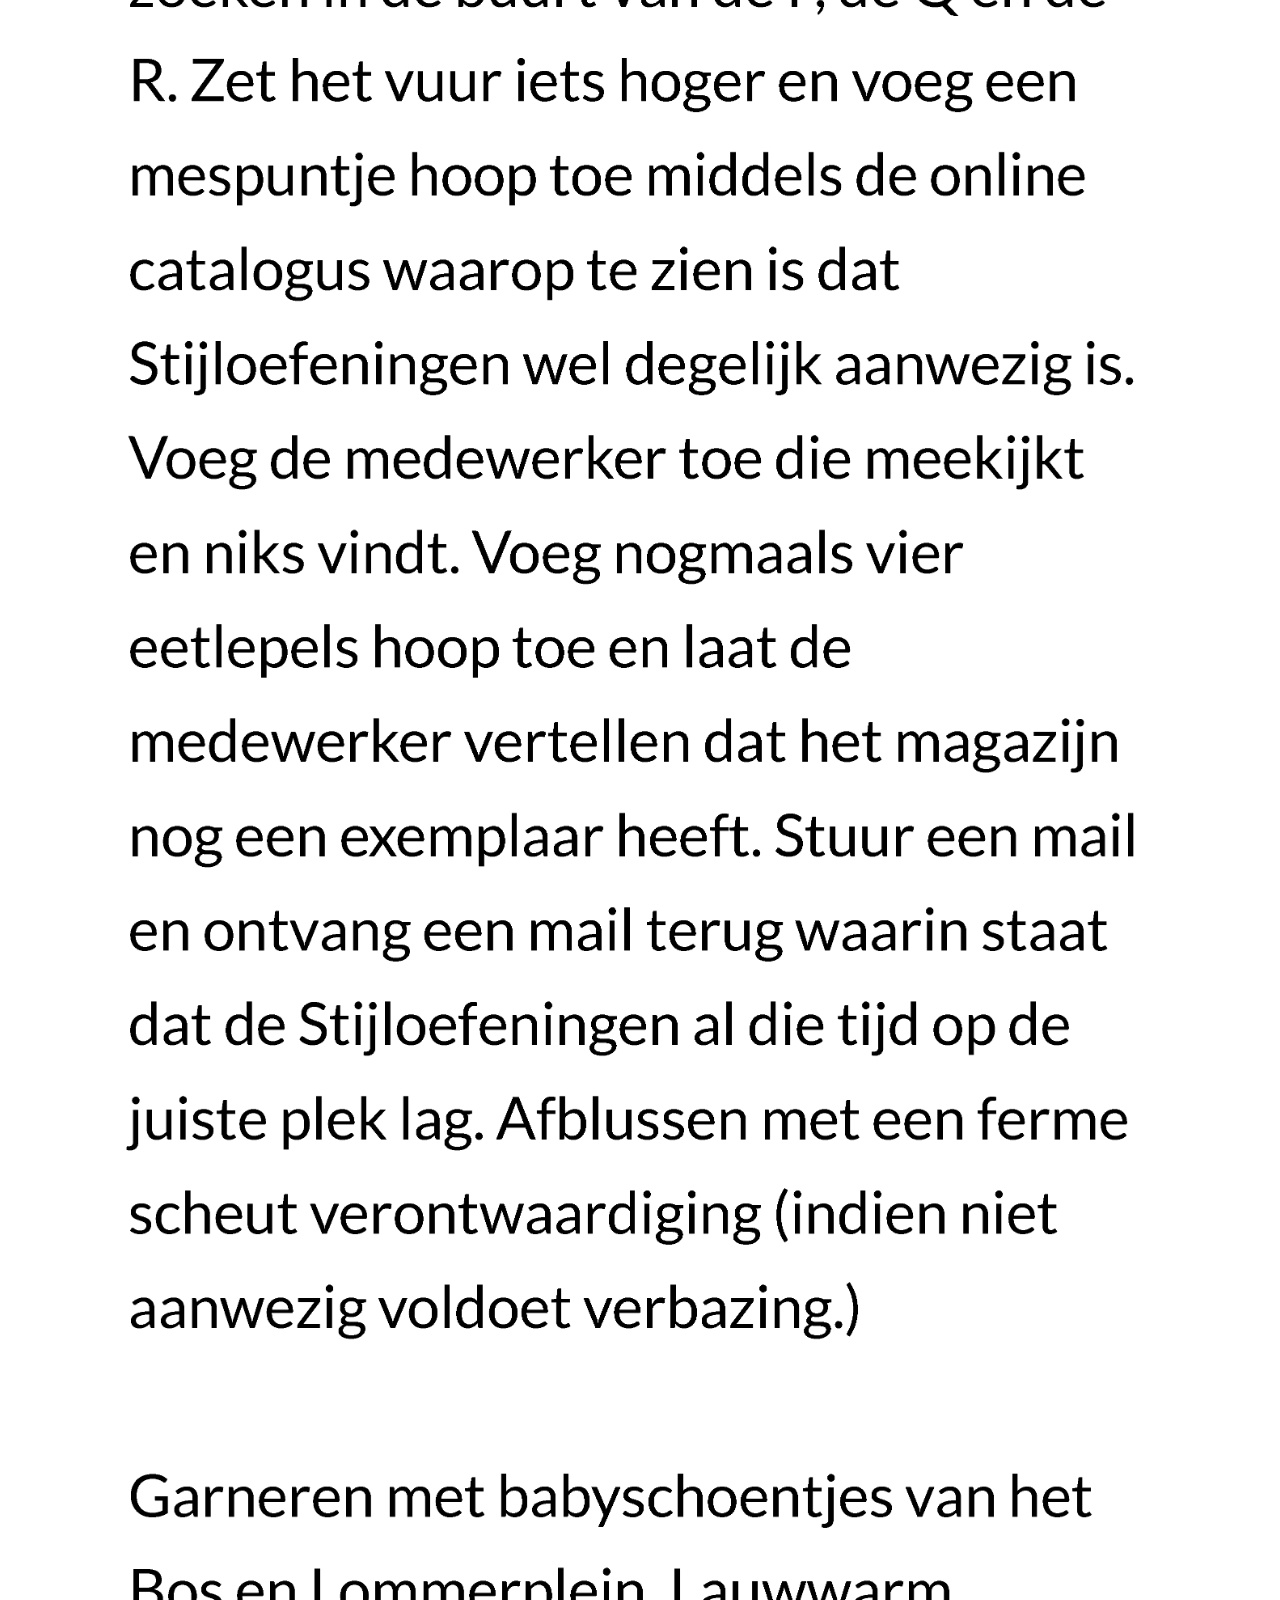
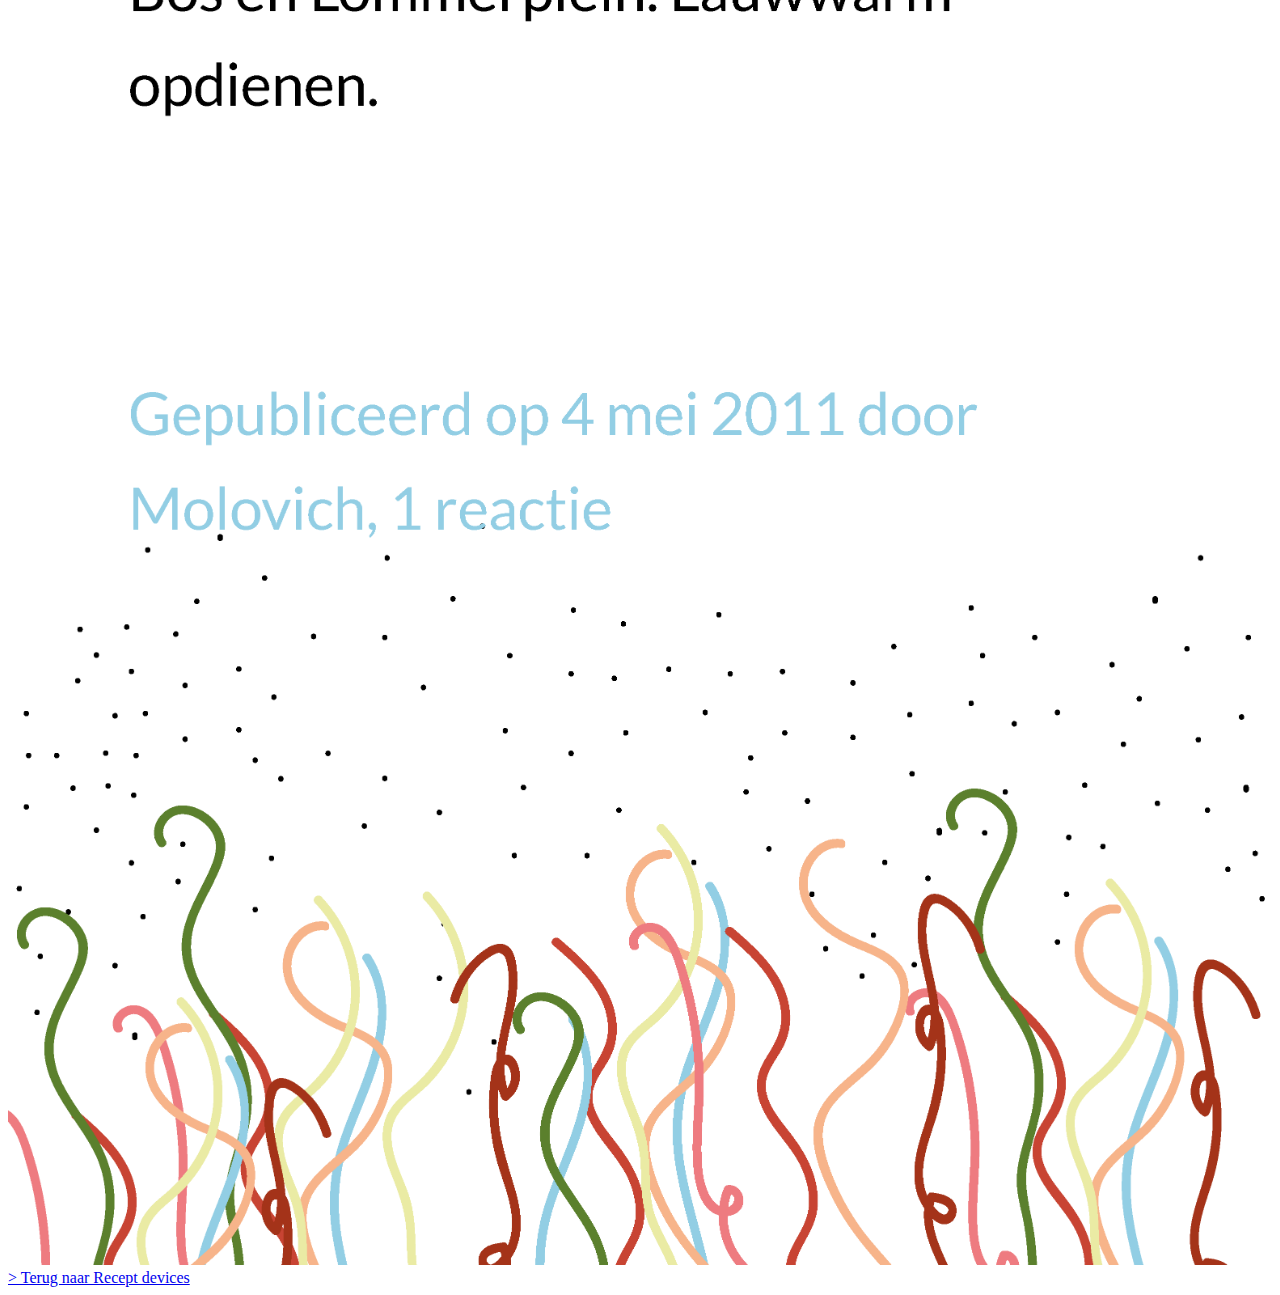
<file: receptmobiel.html>
<!DOCTYPE html>
<html lang="nl">
<head>
    <meta charset="UTF-8">
    <title>Recept mobiel</title>
    <link rel="stylesheet" type=text/css href="verhaalmobiel.css">
</head>
<body>
    <img class="recept" src="images/receptmobiel.png" alt="Verhaal Recept"><br>
    <a href="recept.html">> Terug naar Recept devices</a>
</body>
</html>
</file>
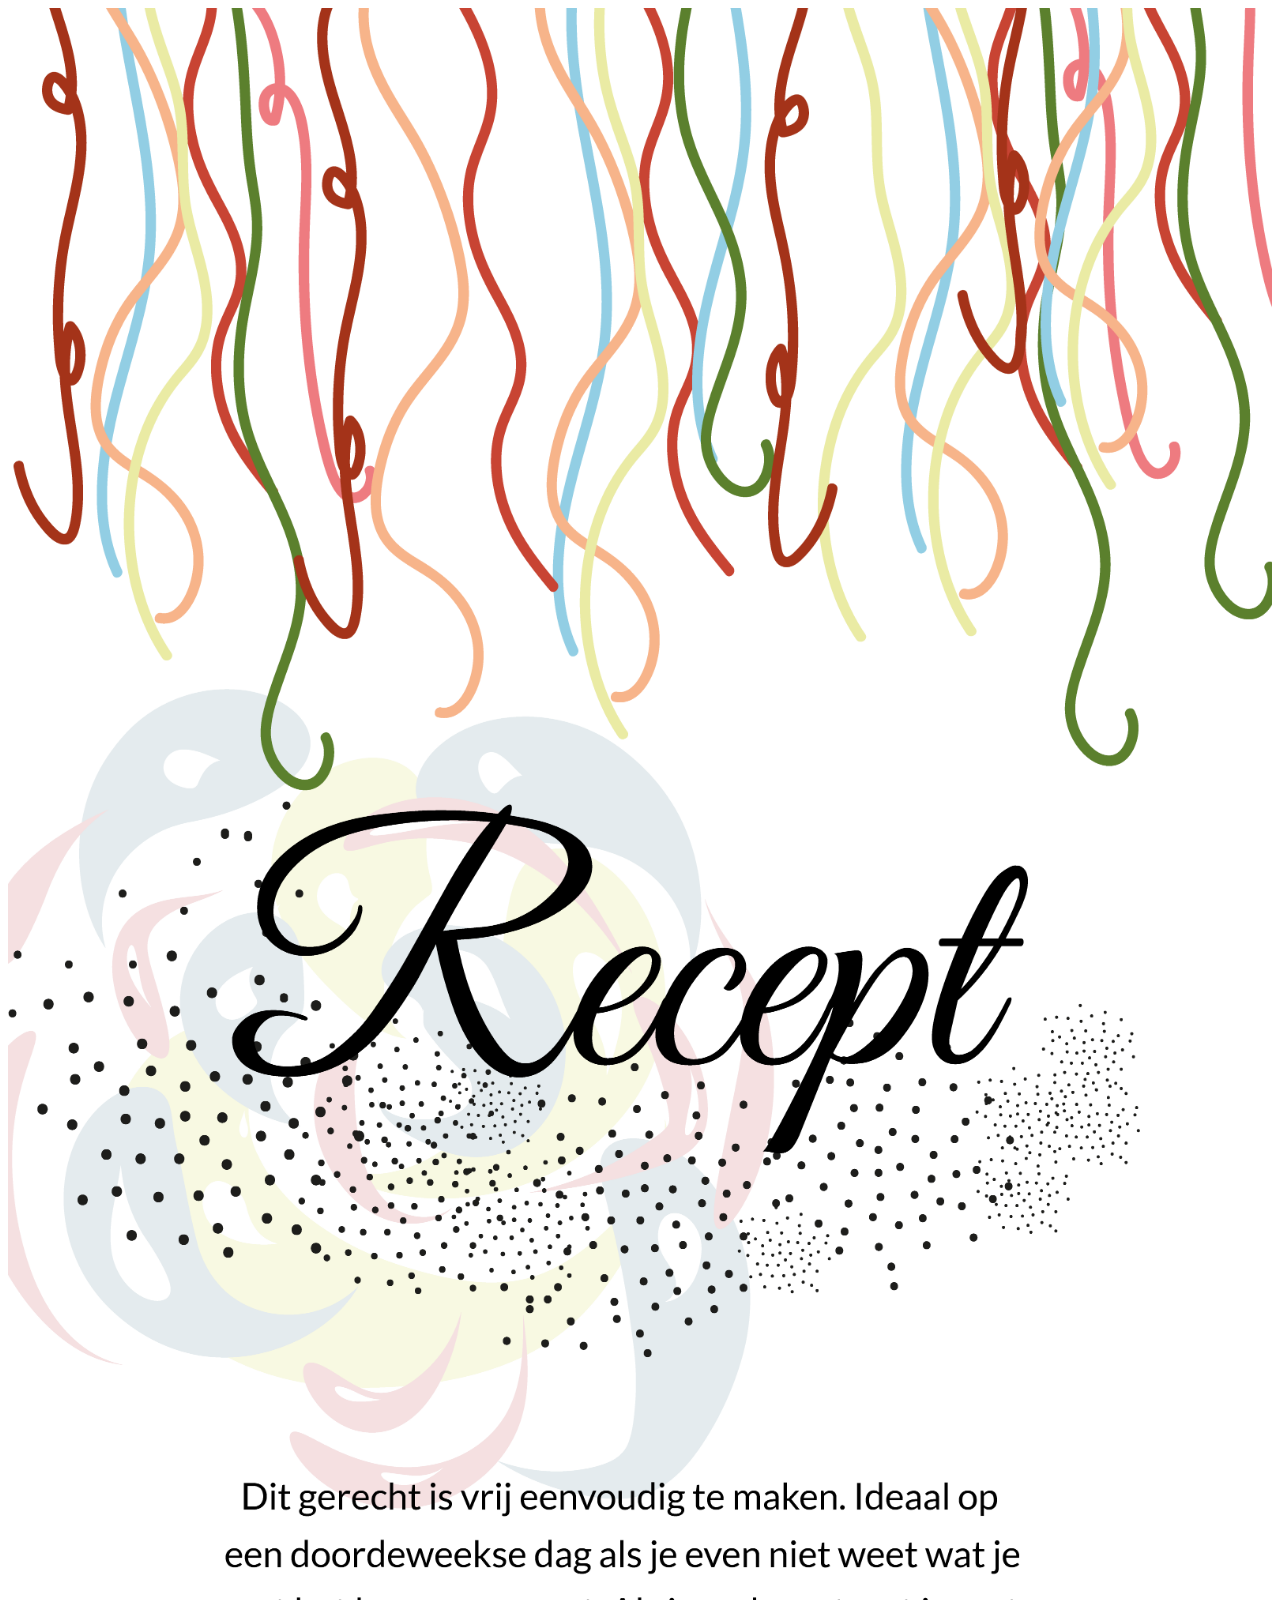
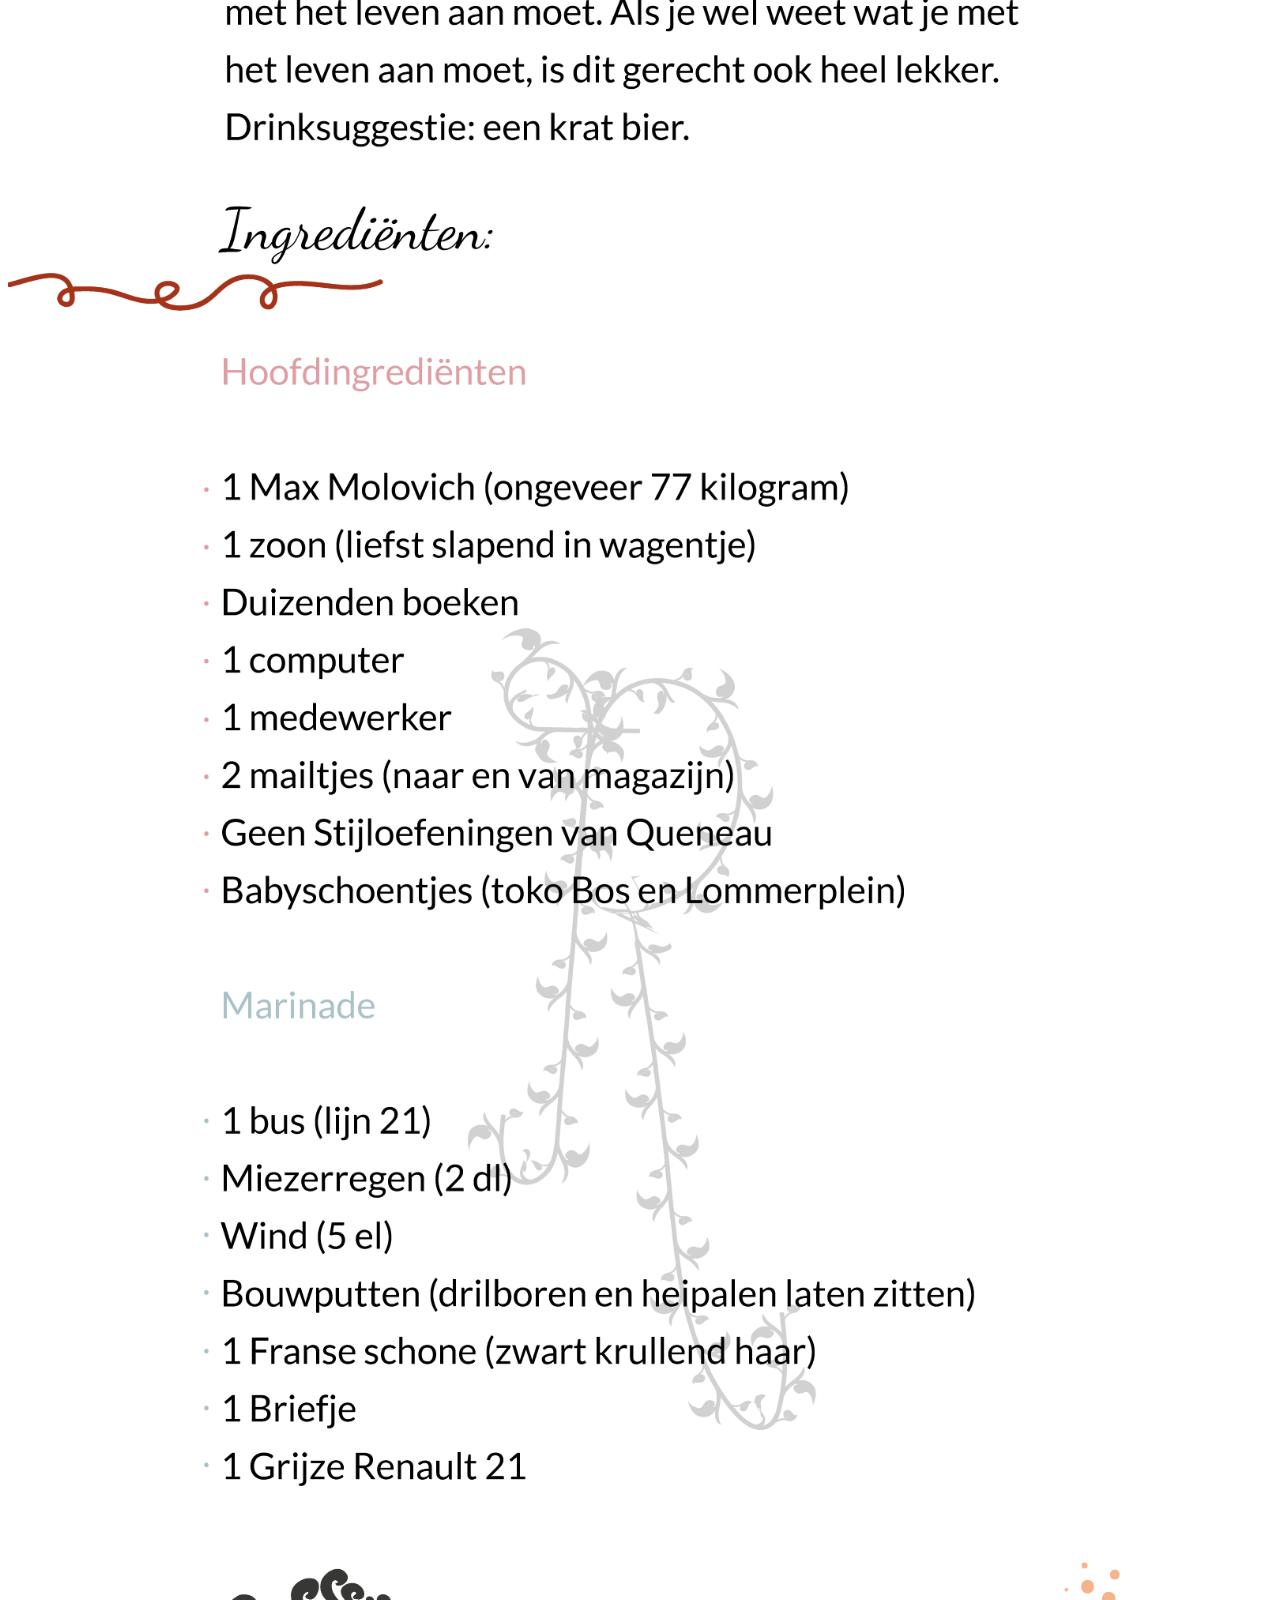
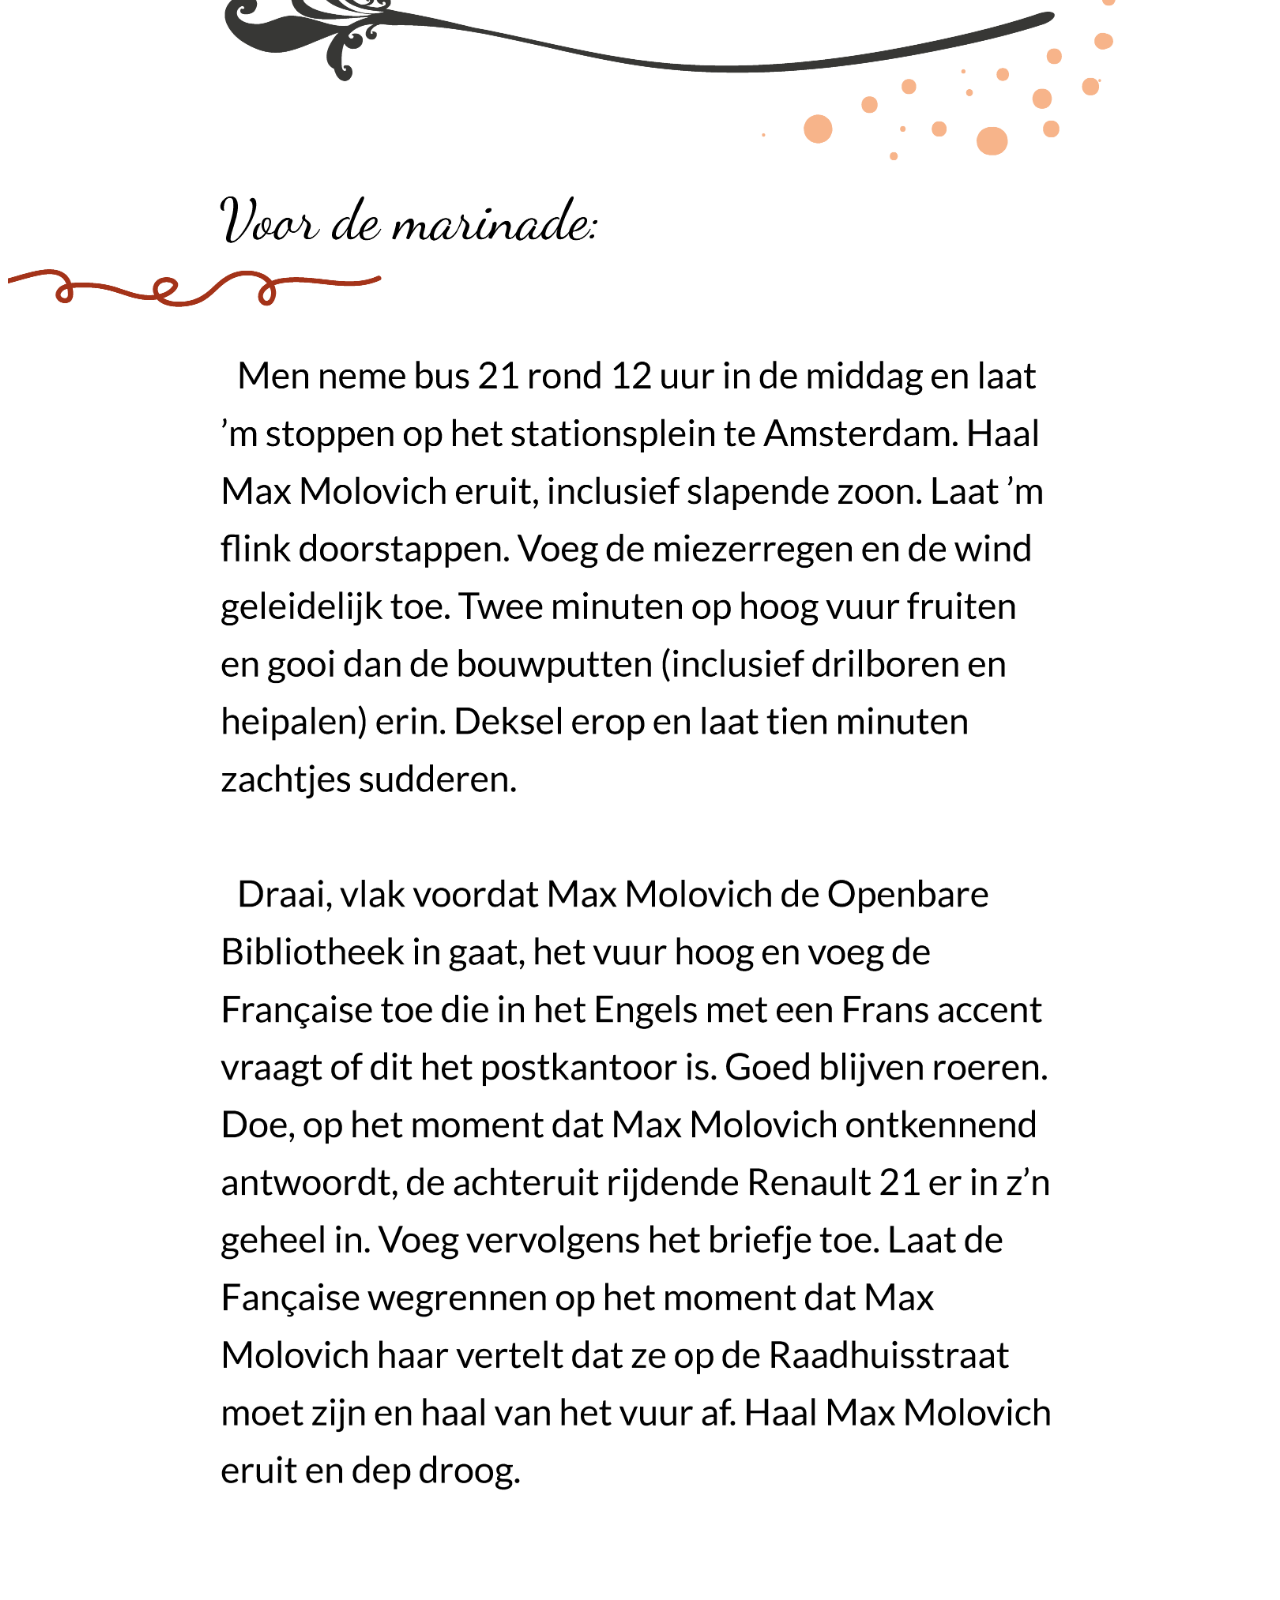
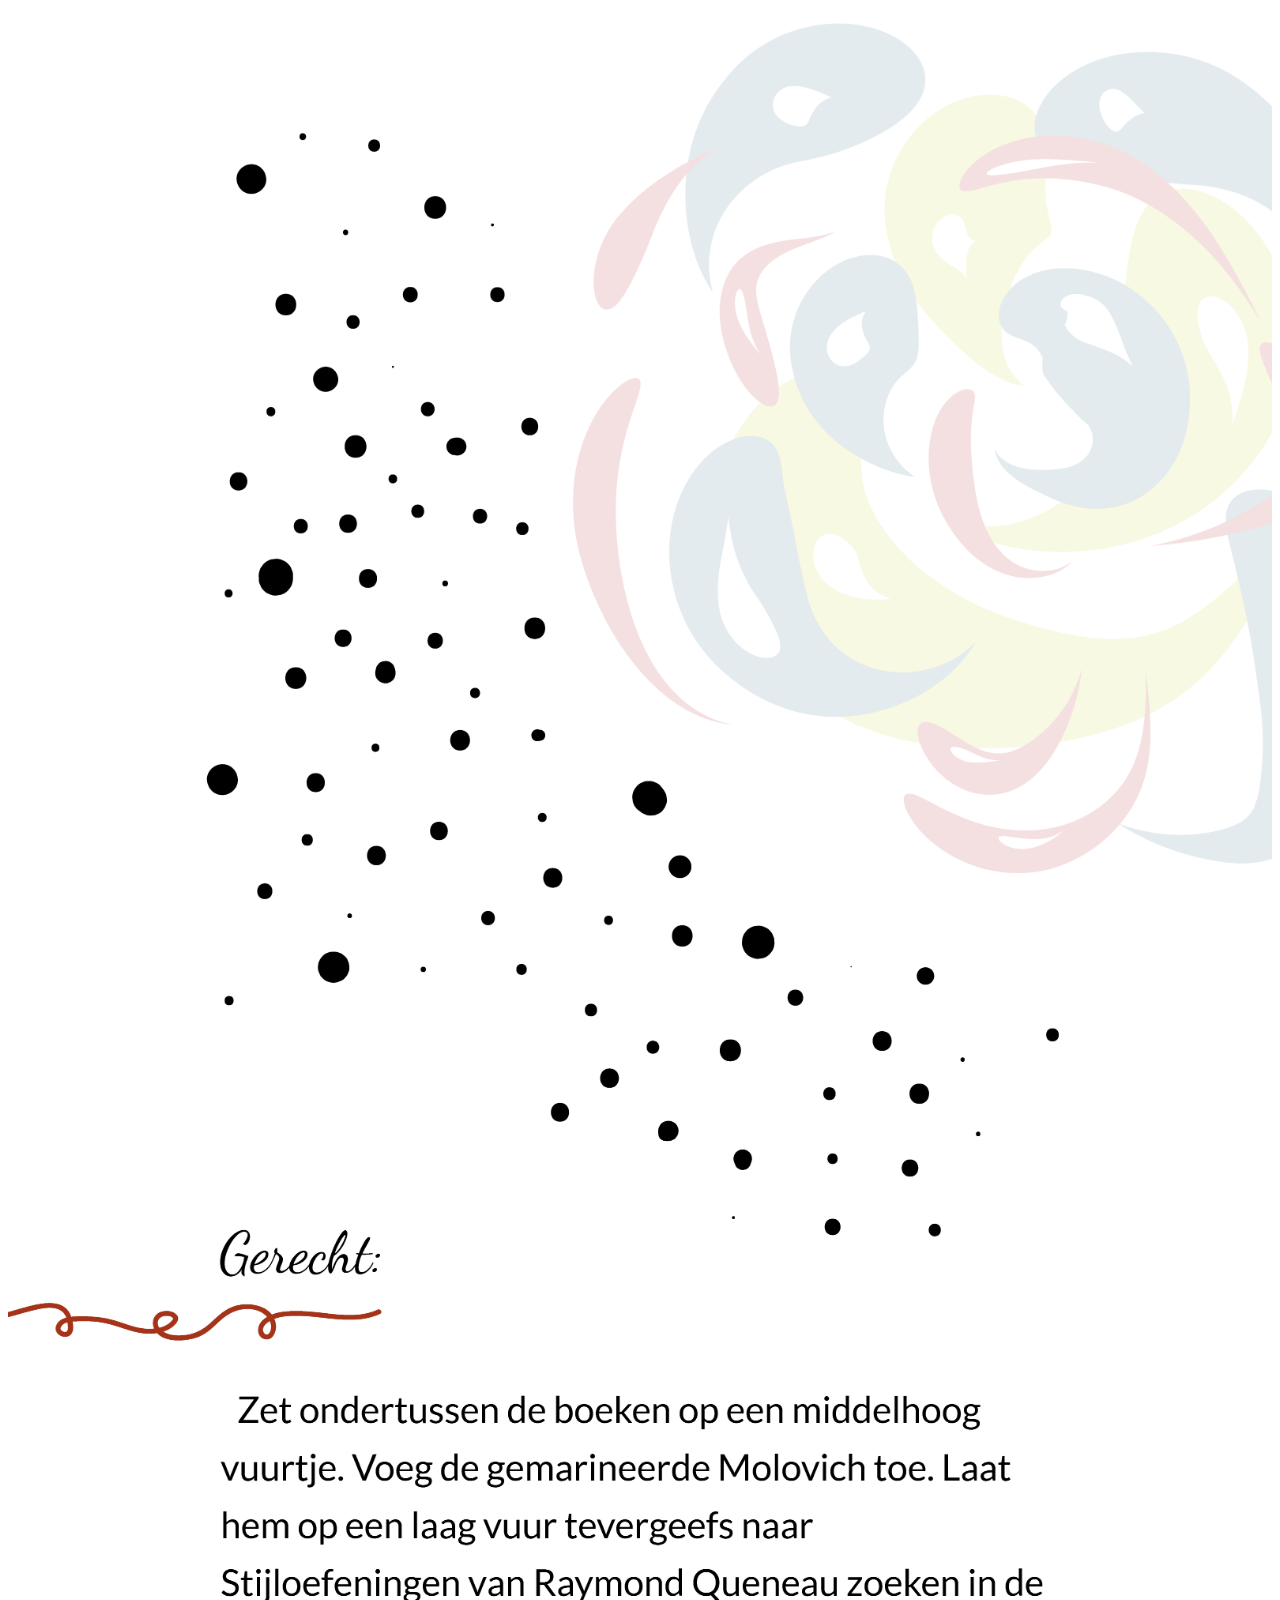
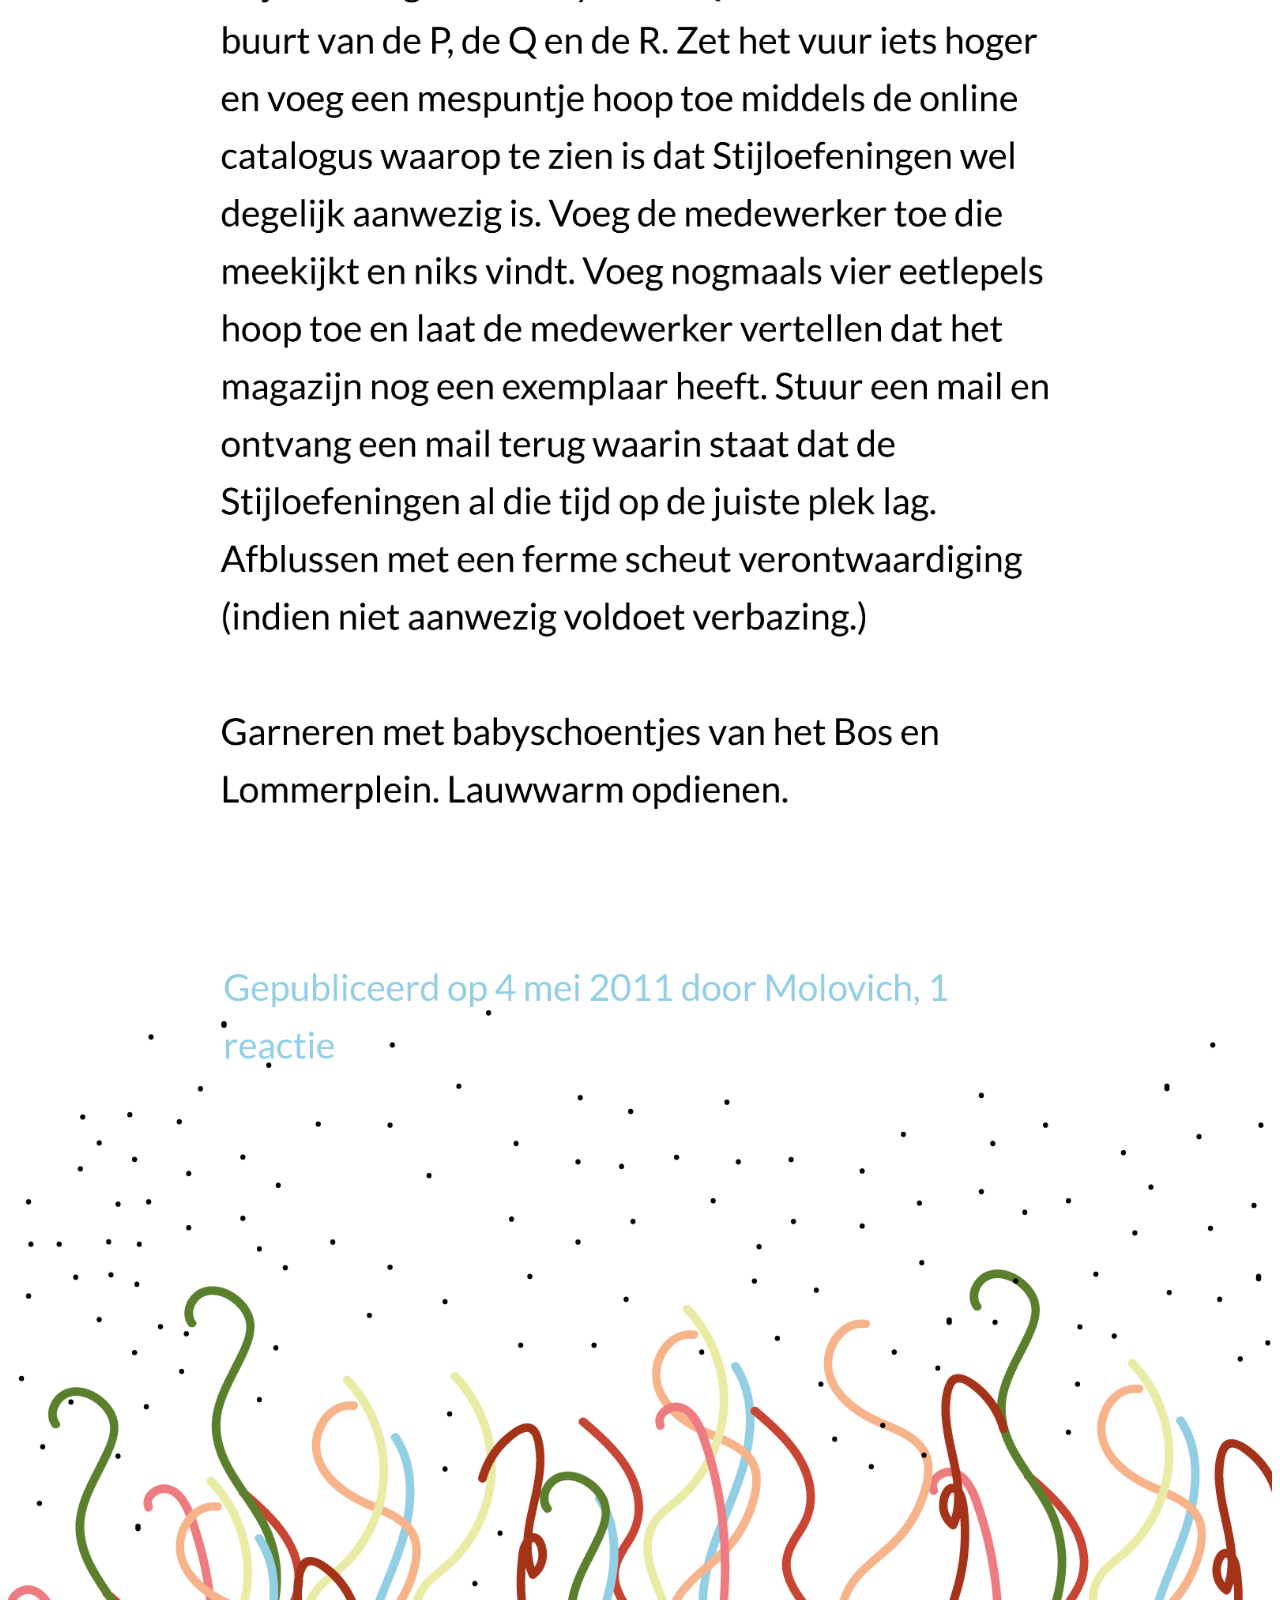
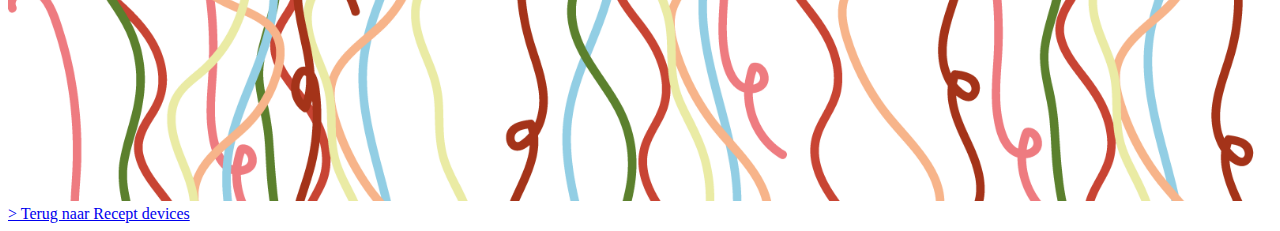
<file: recepttablet.html>
<!DOCTYPE html>
<html lang="nl">
<head>
    <meta charset="UTF-8">
    <title>Recept tablet</title>
    <link rel="stylesheet" type=text/css href="verhaaltablet.css">
</head>
<body>
    <img src="images/tabletrecept1.png" alt="Verhaal Recept">
    <img src="images/tabletrecept2.png" alt="Verhaal Recept"<br>
    <a href="recept.html">> Terug naar Recept devices</a>
</body>
</html>
</file>
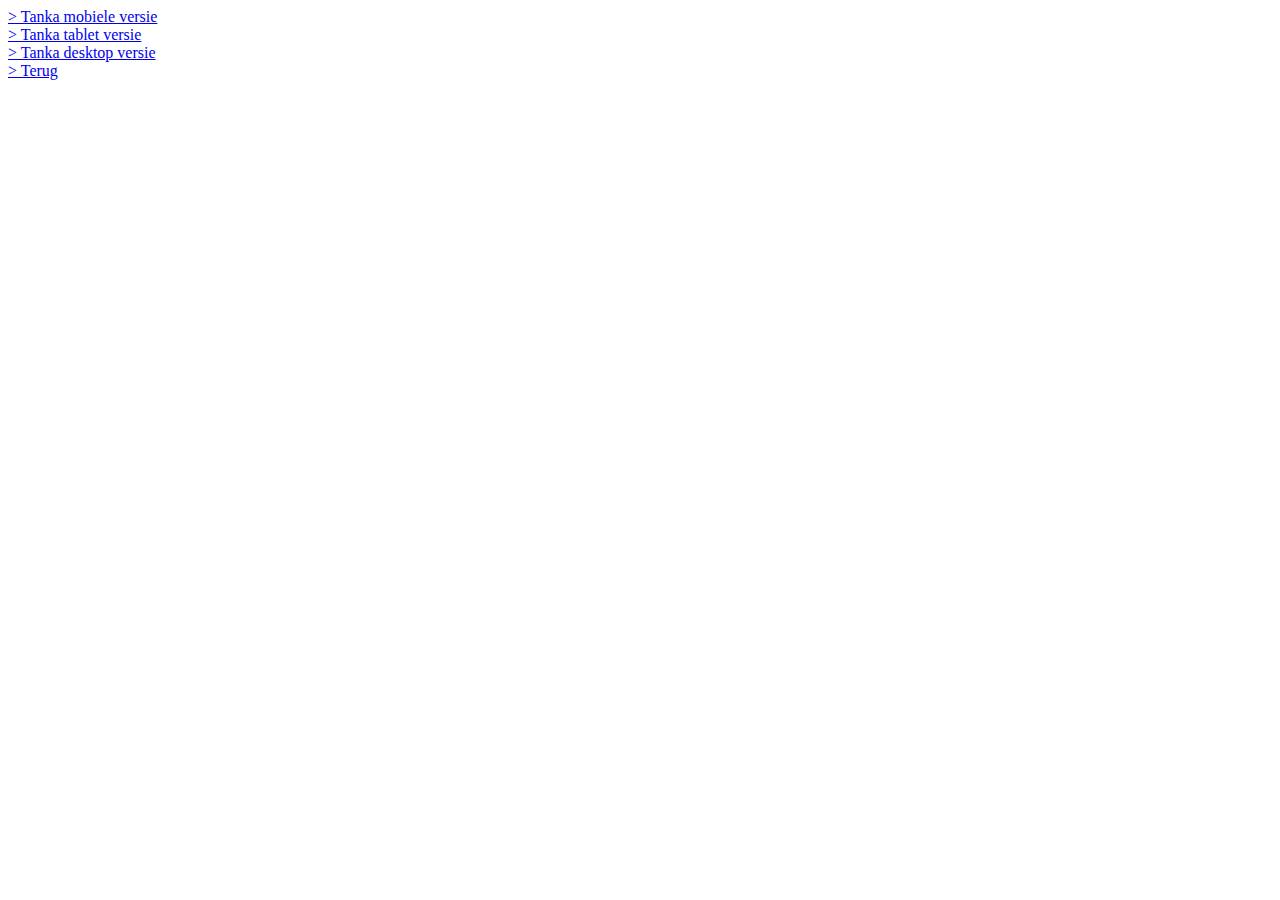
<file: tanka.html>
<!DOCTYPE html>
<html lang="nl">
<head>
    <meta charset="UTF-8">
    <title>Overzicht met Tanka verhalen</title>
</head>
<body>
    <a href="tankamobiel.html">> Tanka mobiele versie</a><br>
    <a href="tankatablet.html">> Tanka tablet versie</a><br>
    <a href="tankadesktop.html">> Tanka desktop versie</a><br>
    <a href="overzichtdef.html">> Terug</a>
</body>
</html>
</file>
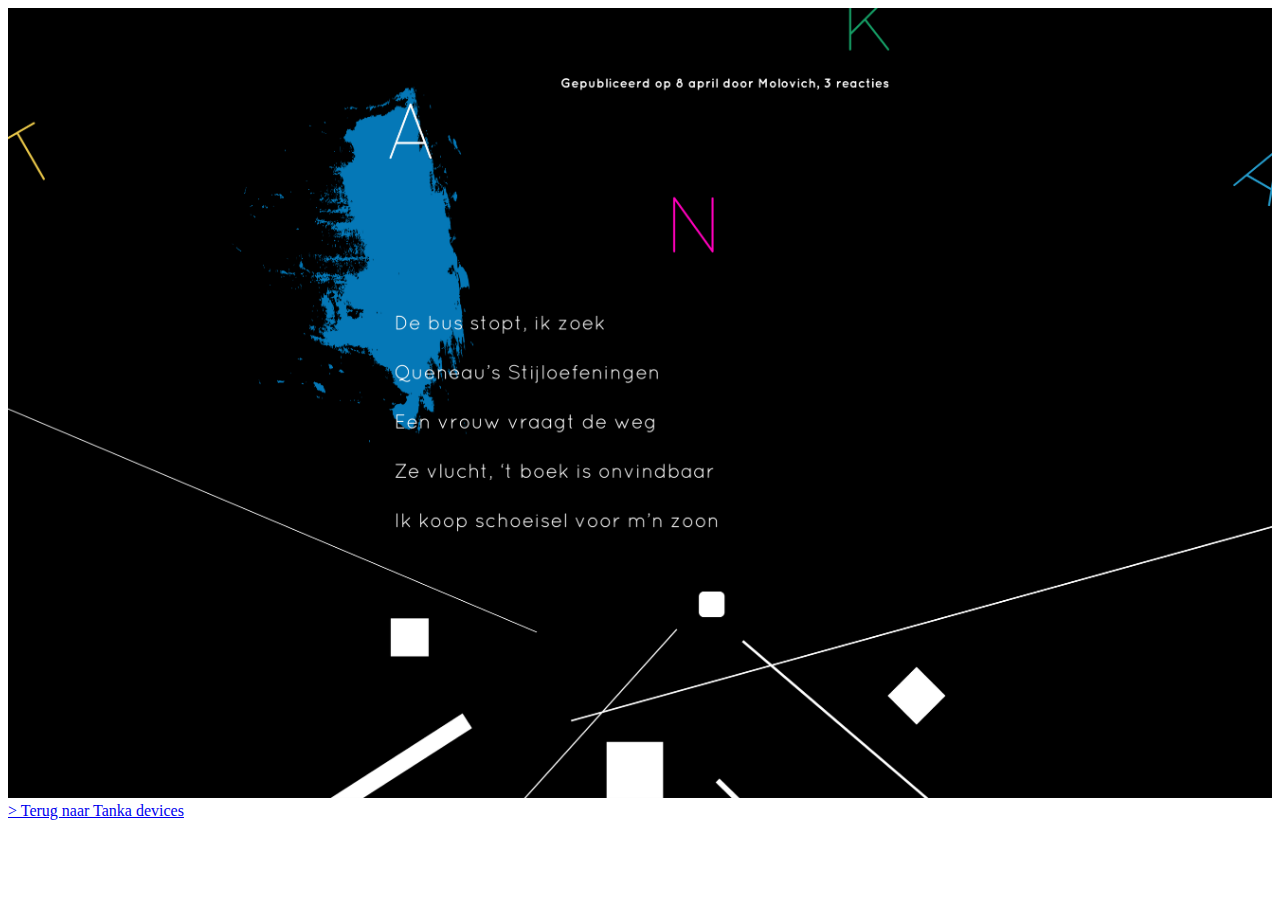
<file: tankadesktop.html>
<!DOCTYPE html>
<html lang="nl">
<head>
    <meta charset="UTF-8">
    <title>Tanka desktop</title>
    <link rel="stylesheet" type=text/css href="verhaaldesktop.css">
</head>
<body>
    <img class="tanka" src="images/tankadesktop.jpg" alt="Verhaal Tanka"><br>
    <a href="tanka.html">> Terug naar Tanka devices</a>
</body>
</html>
</file>
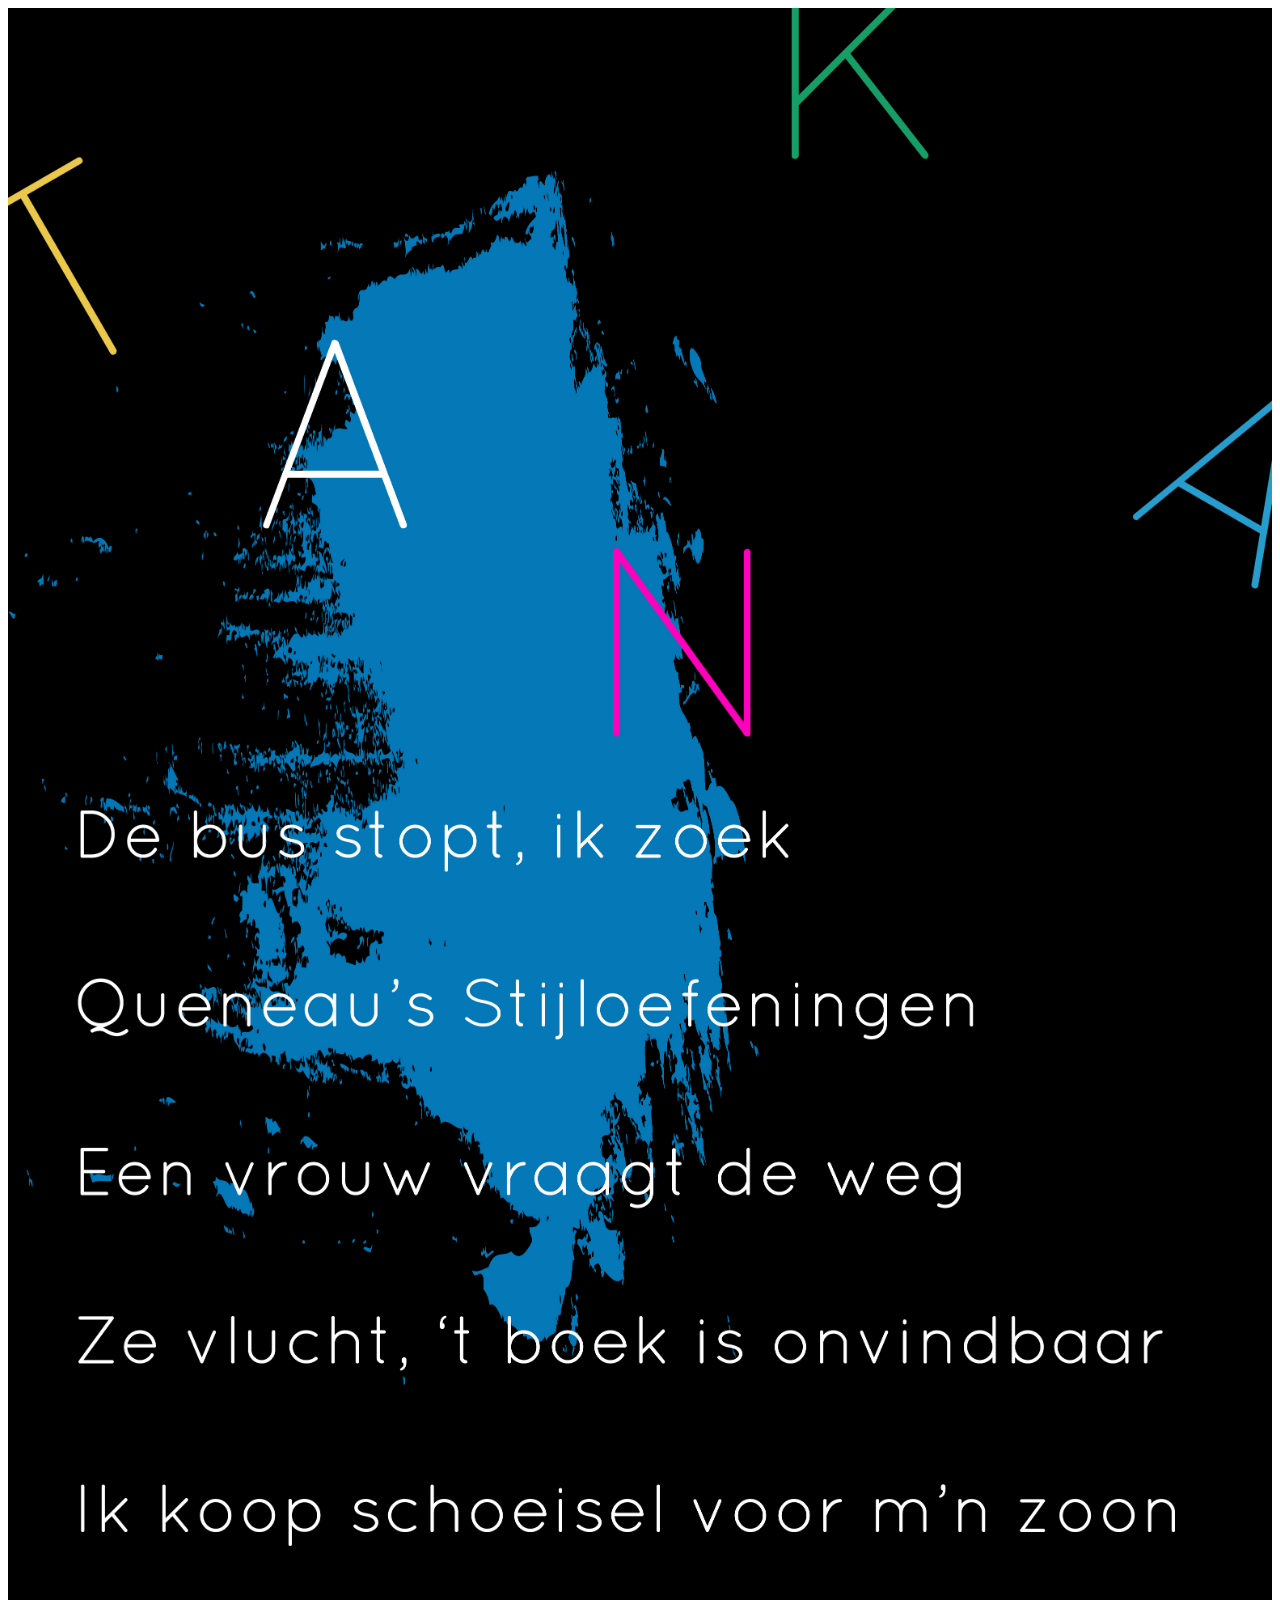
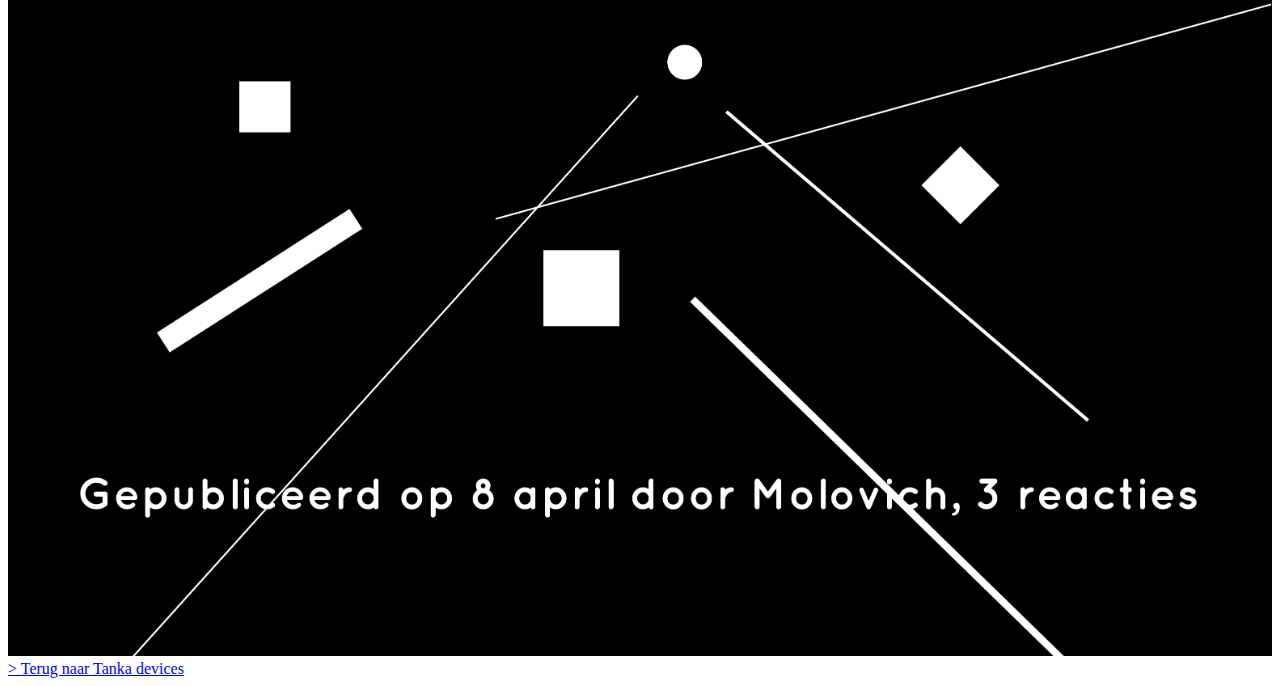
<file: tankamobiel.html>
<!DOCTYPE html>
<html lang="nl">
<head>
    <meta charset="UTF-8">
    <title>Tanka mobiel</title>
    <link rel="stylesheet" type=text/css href="verhaalmobiel.css">
</head>
<body>
    <img class="tanka" src="images/tankamobiel.jpg" alt="Verhaal Tanka"><br>
    <a href="tanka.html">> Terug naar Tanka devices</a>
</body>
</html>
</file>
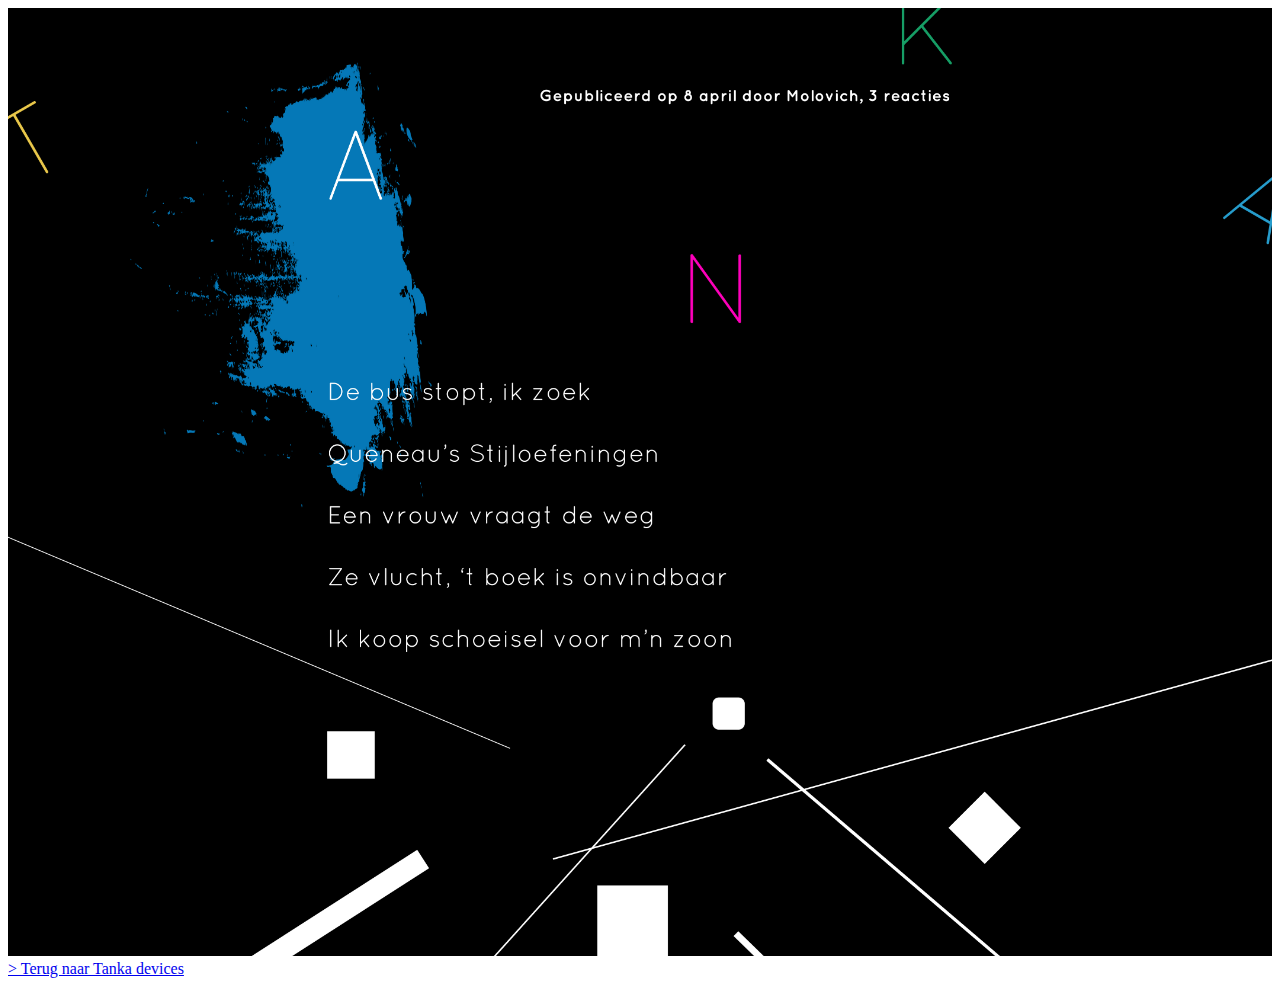
<file: tankatablet.html>
<!DOCTYPE html>
<html lang="nl">
<head>
    <meta charset="UTF-8">
    <title>Tanka tablet</title>
    <link rel="stylesheet" type=text/css href="verhaaltablet.css">
</head>
<body>
    <img class="tanka" src="images/tankatablet.jpg" alt="Verhaal Tanka"><br>
    <a href="tanka.html">> Terug naar Tanka devices</a>
</body>
</html>
</file>
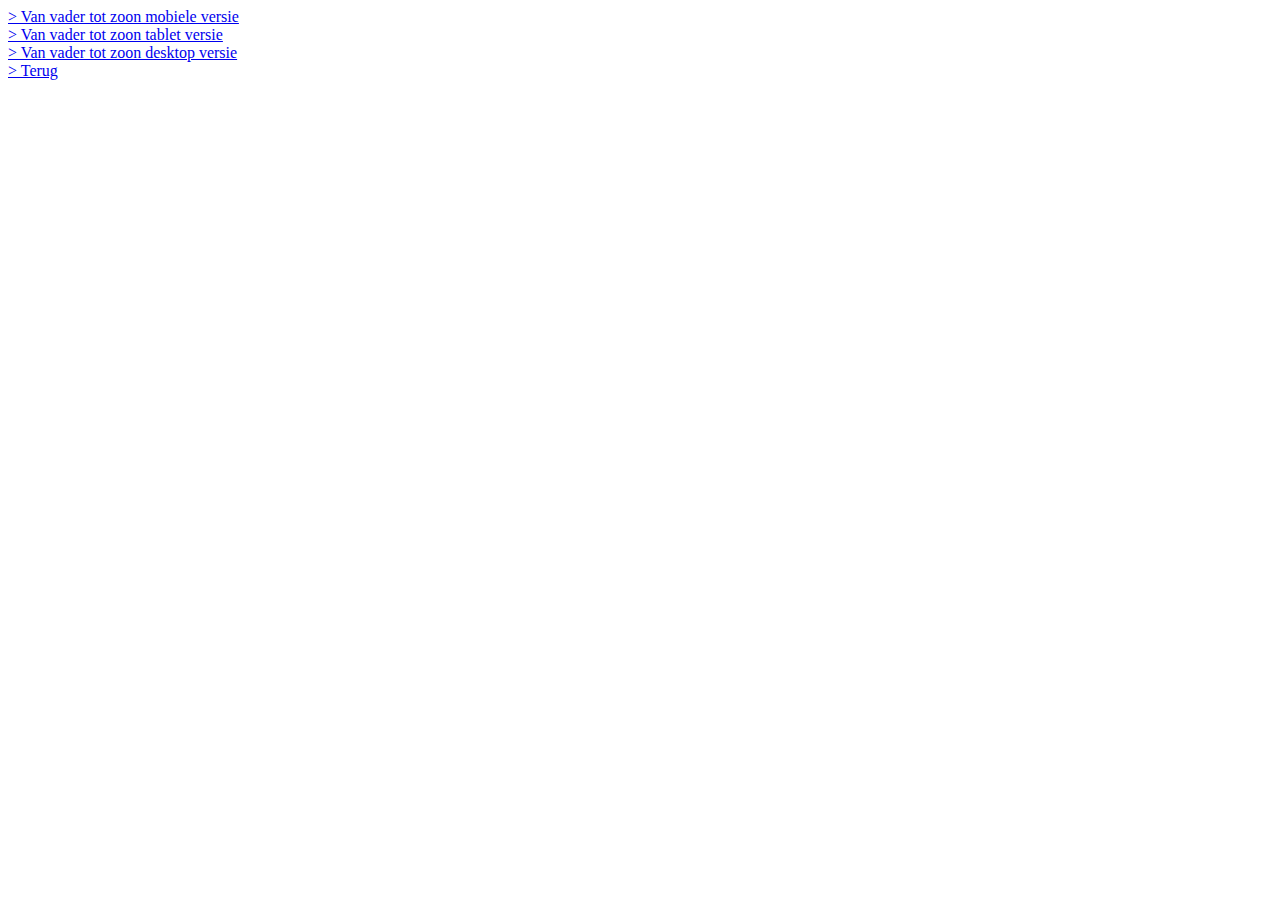
<file: vader.html>
<!DOCTYPE html>
<html lang="nl">
<head>
    <meta charset="UTF-8">
    <title>Overzicht met Van vader tot zoon verhalen</title>
</head>
<body>
    <a href="vadermobiel.html">> Van vader tot zoon mobiele versie</a><br>
    <a href="vadertablet.html">> Van vader tot zoon tablet versie</a><br>
    <a href="vaderdesktop.html">> Van vader tot zoon desktop versie</a><br>
    <a href="overzichtdef.html">> Terug</a>
</body>
</html>
</file>
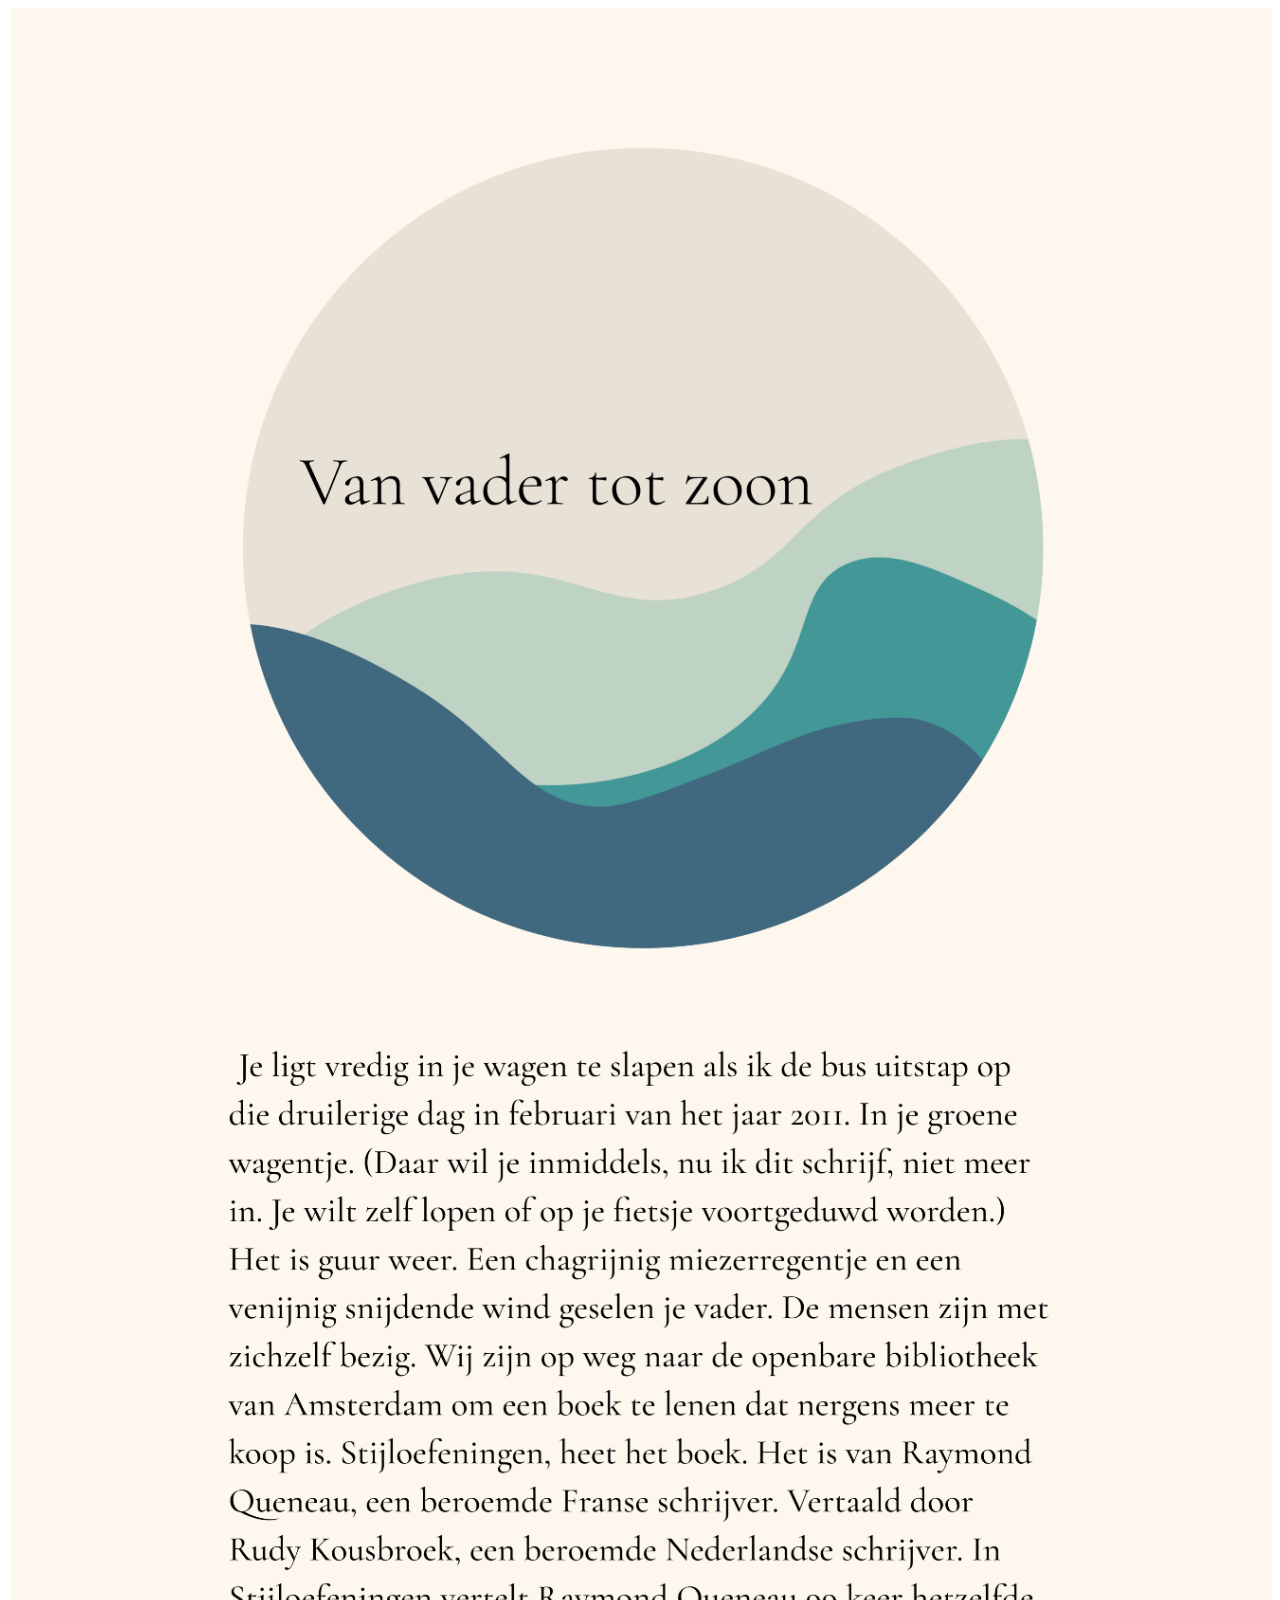
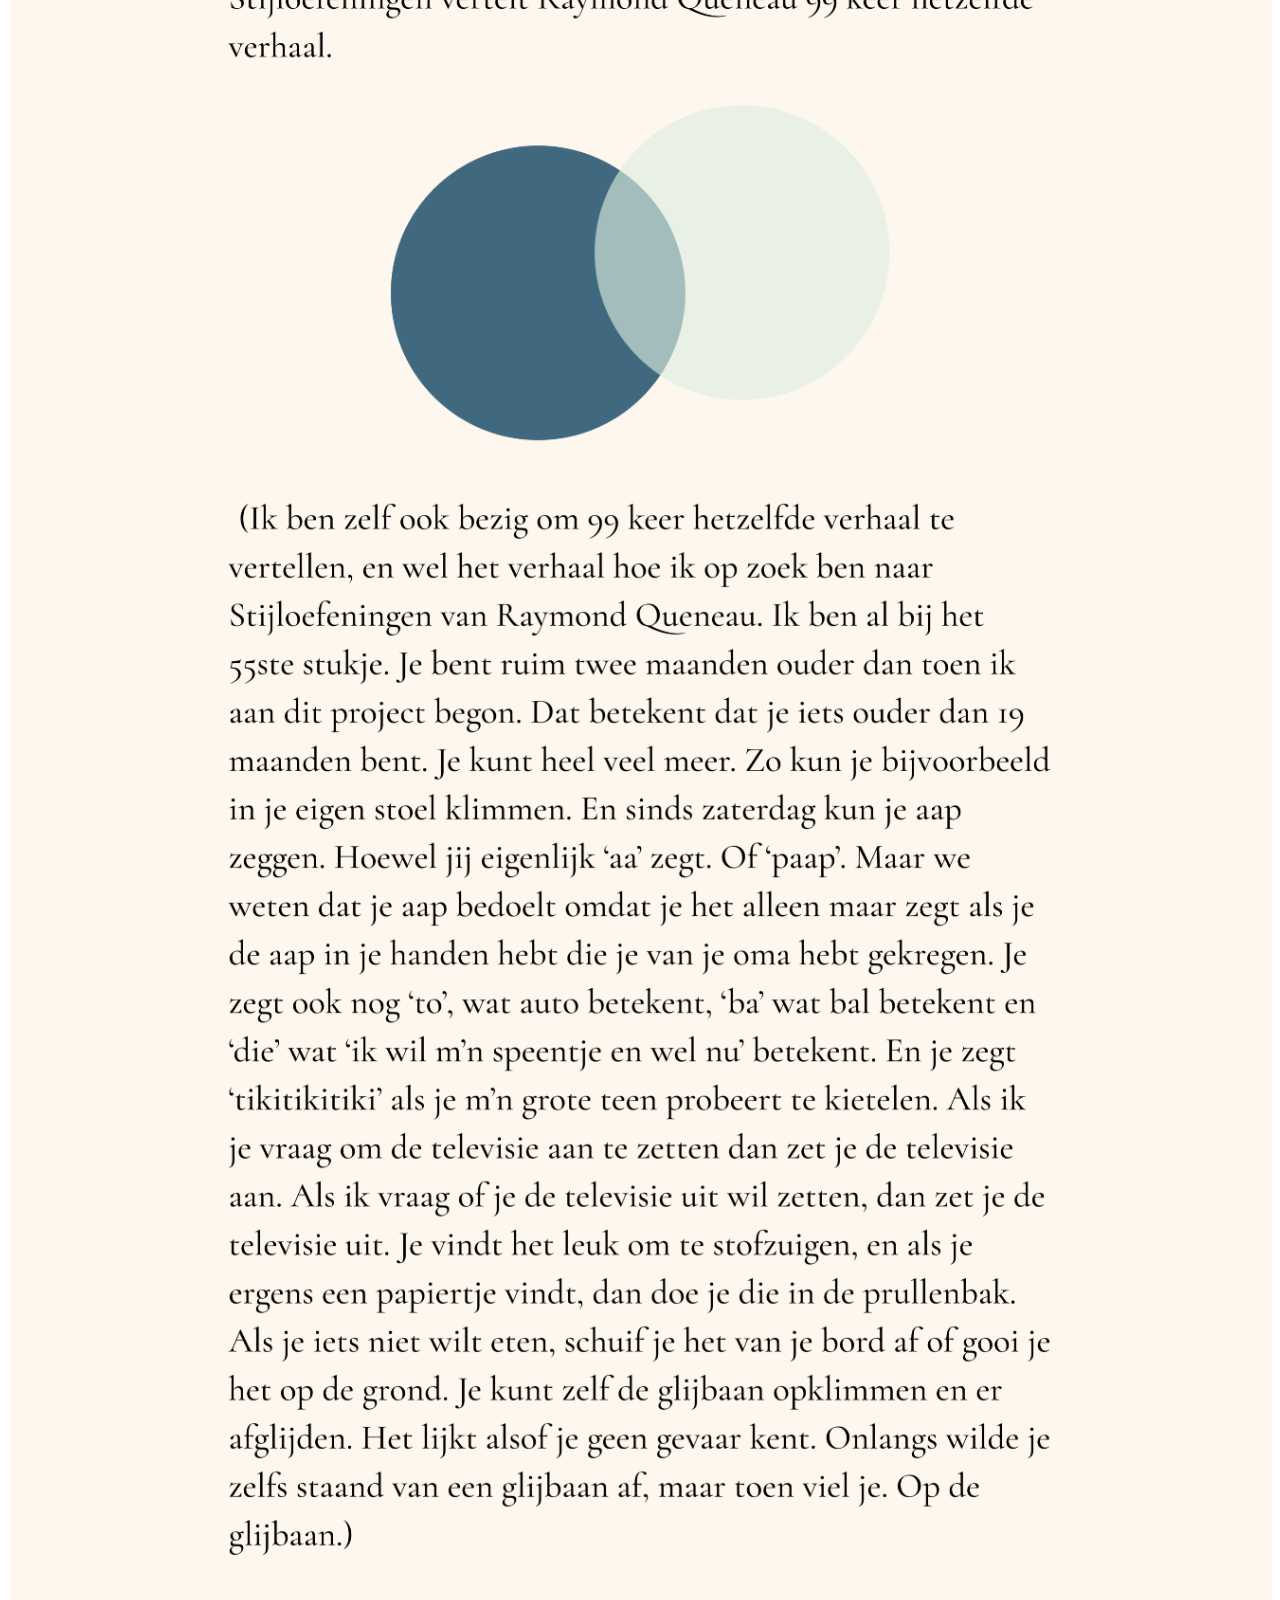
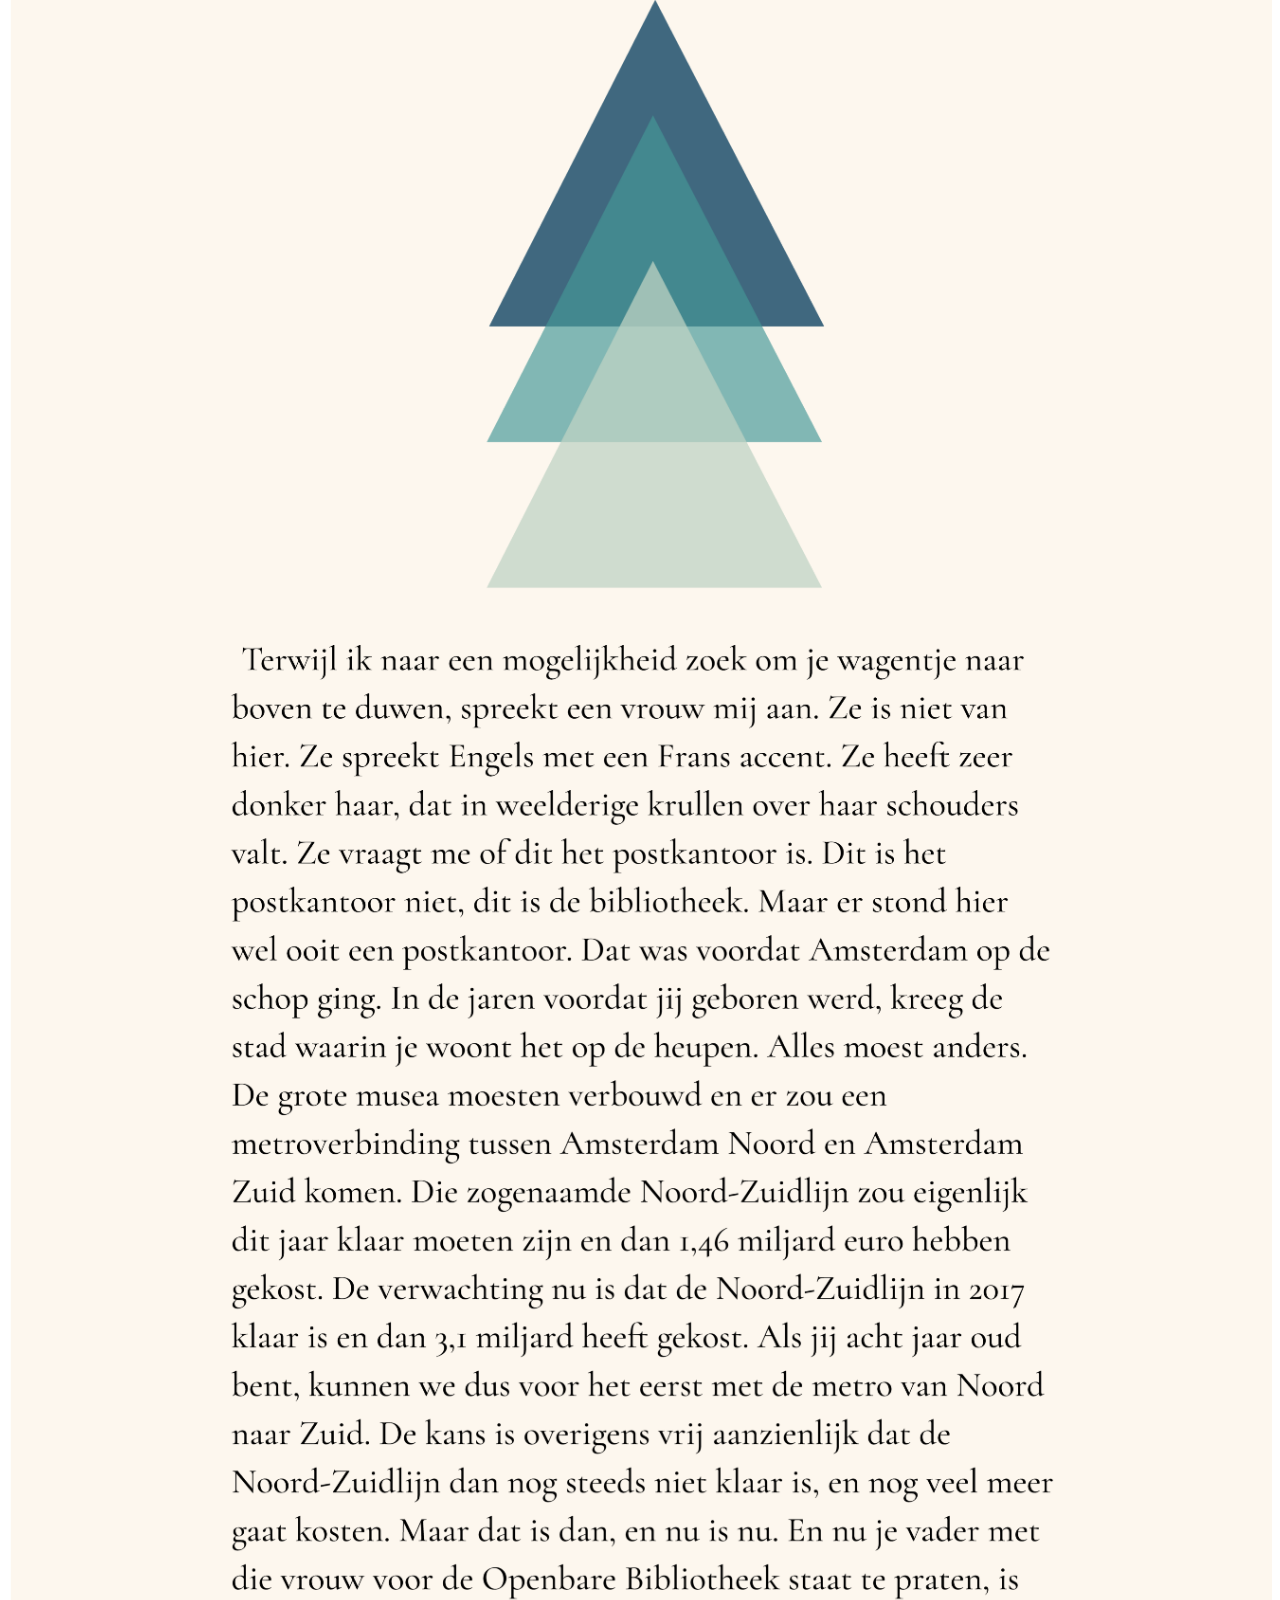
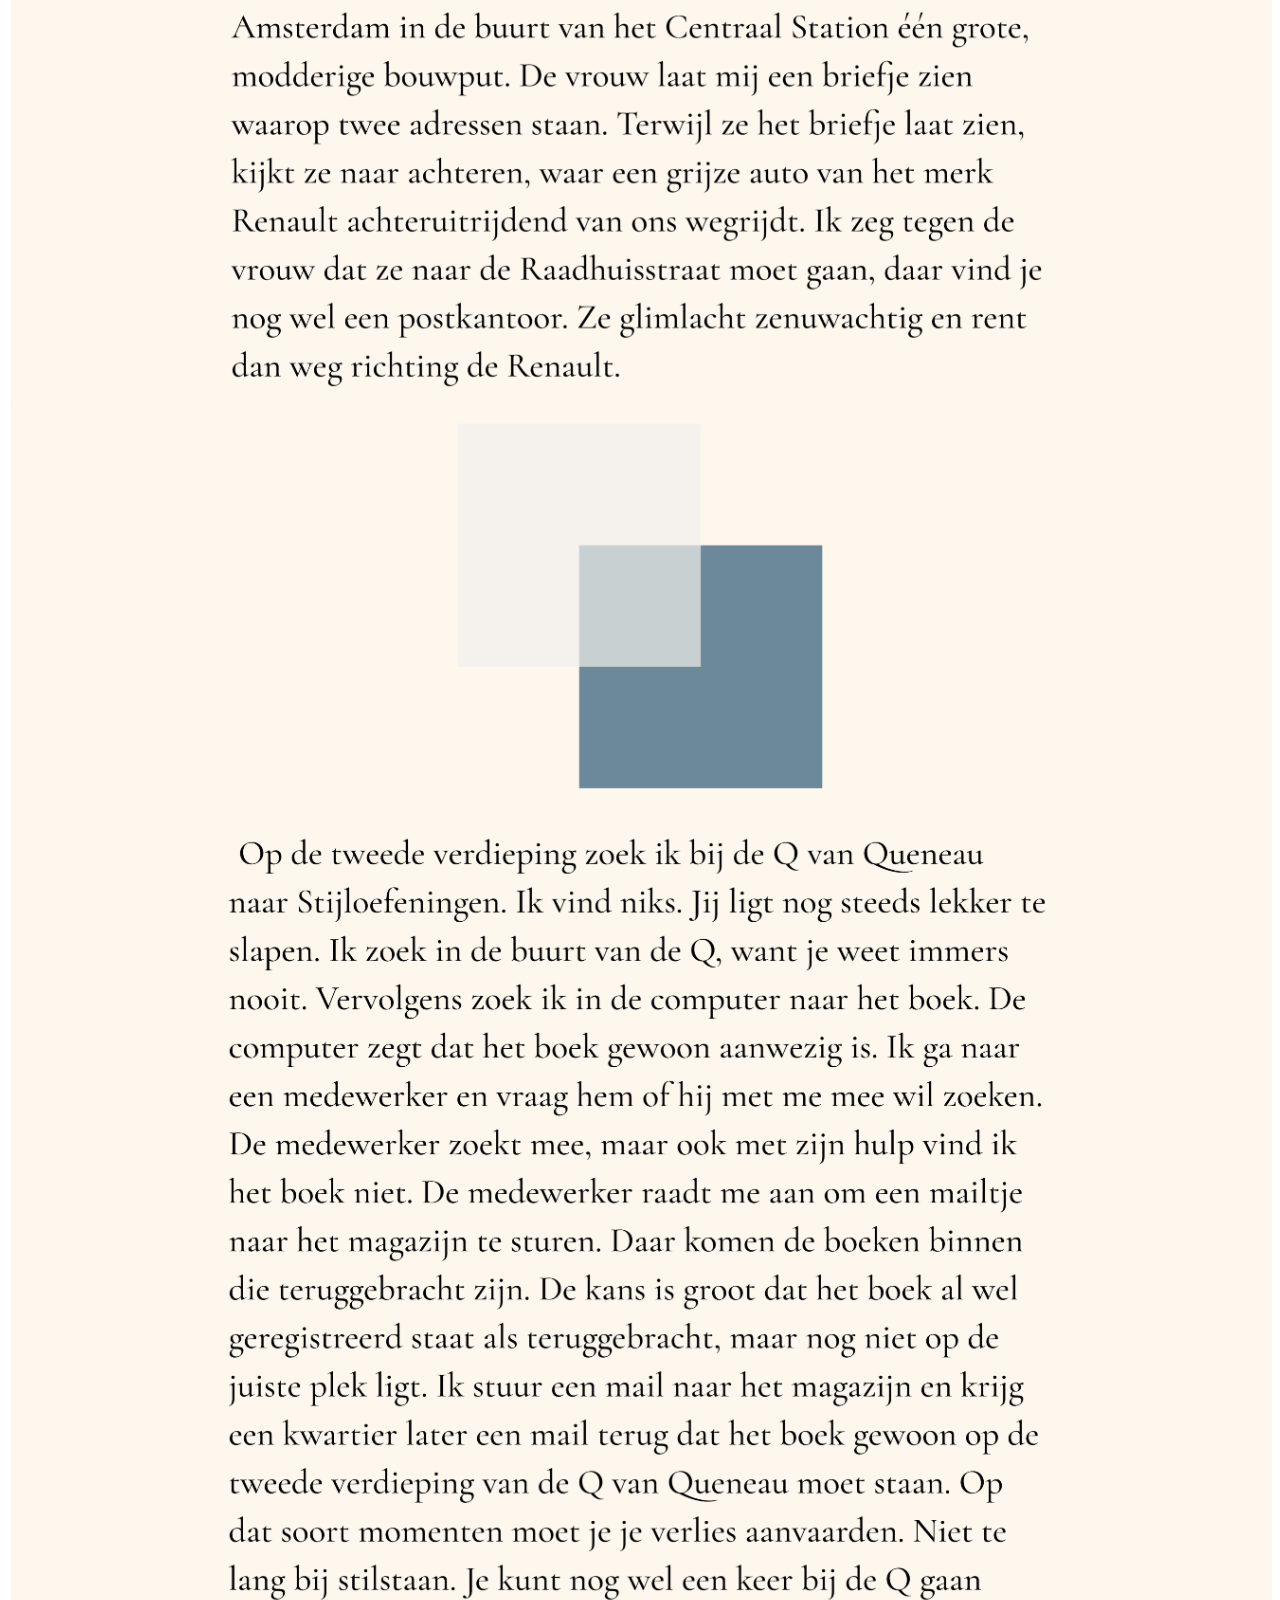
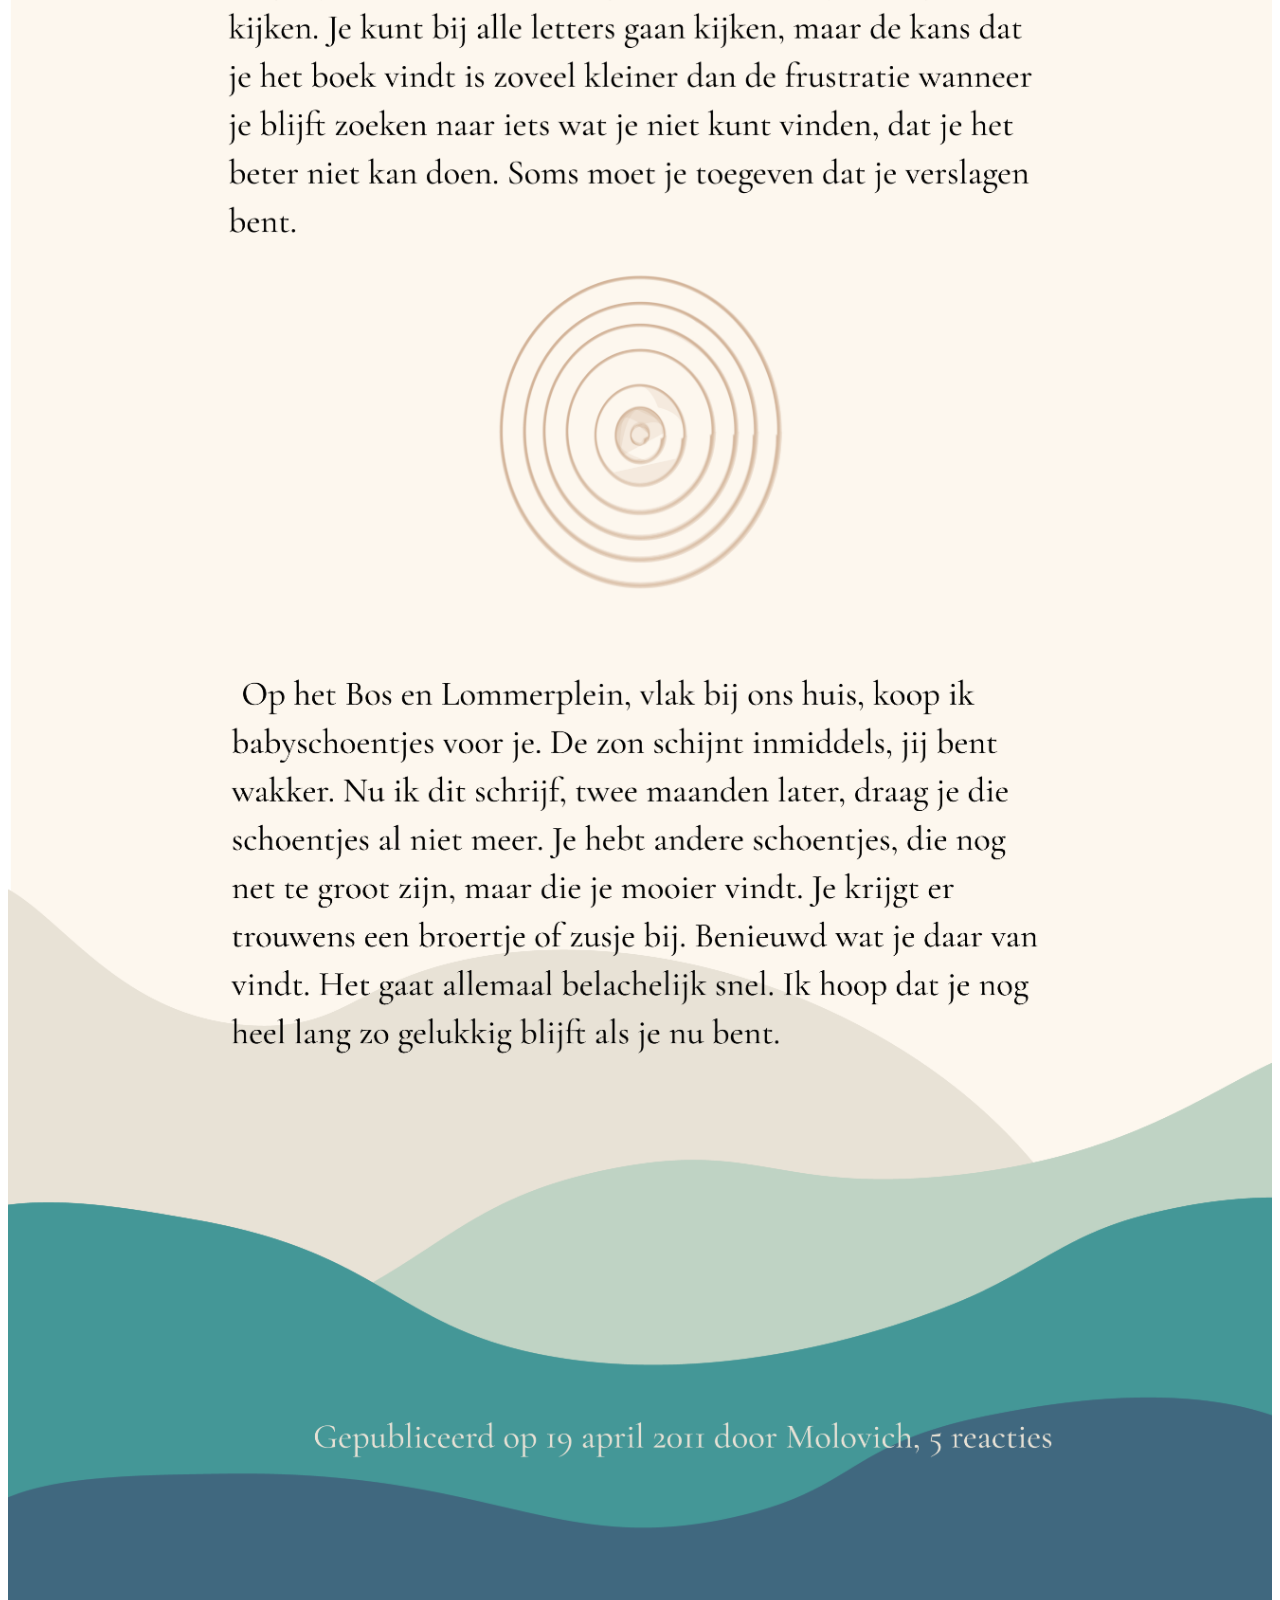
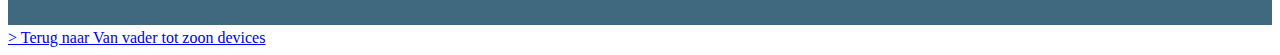
<file: vaderdesktop.html>
<!DOCTYPE html>
<html lang="nl">
<head>
    <meta charset="UTF-8">
    <title>Van vader tot zoon desktop</title>
    <link rel="stylesheet" type=text/css href="verhaaldesktop.css">
</head>
<body>
    <img src="images/desktopvadersplit1.png" alt="Verhaal Van vader tot zoon">
    <img class= "vaderdesktop" src="images/desktopvadersplit2.png" alt="Verhaal Van vader tot zoon"<br>
    <a href="vader.html">> Terug naar Van vader tot zoon devices</a>
</body>
</html>
</file>
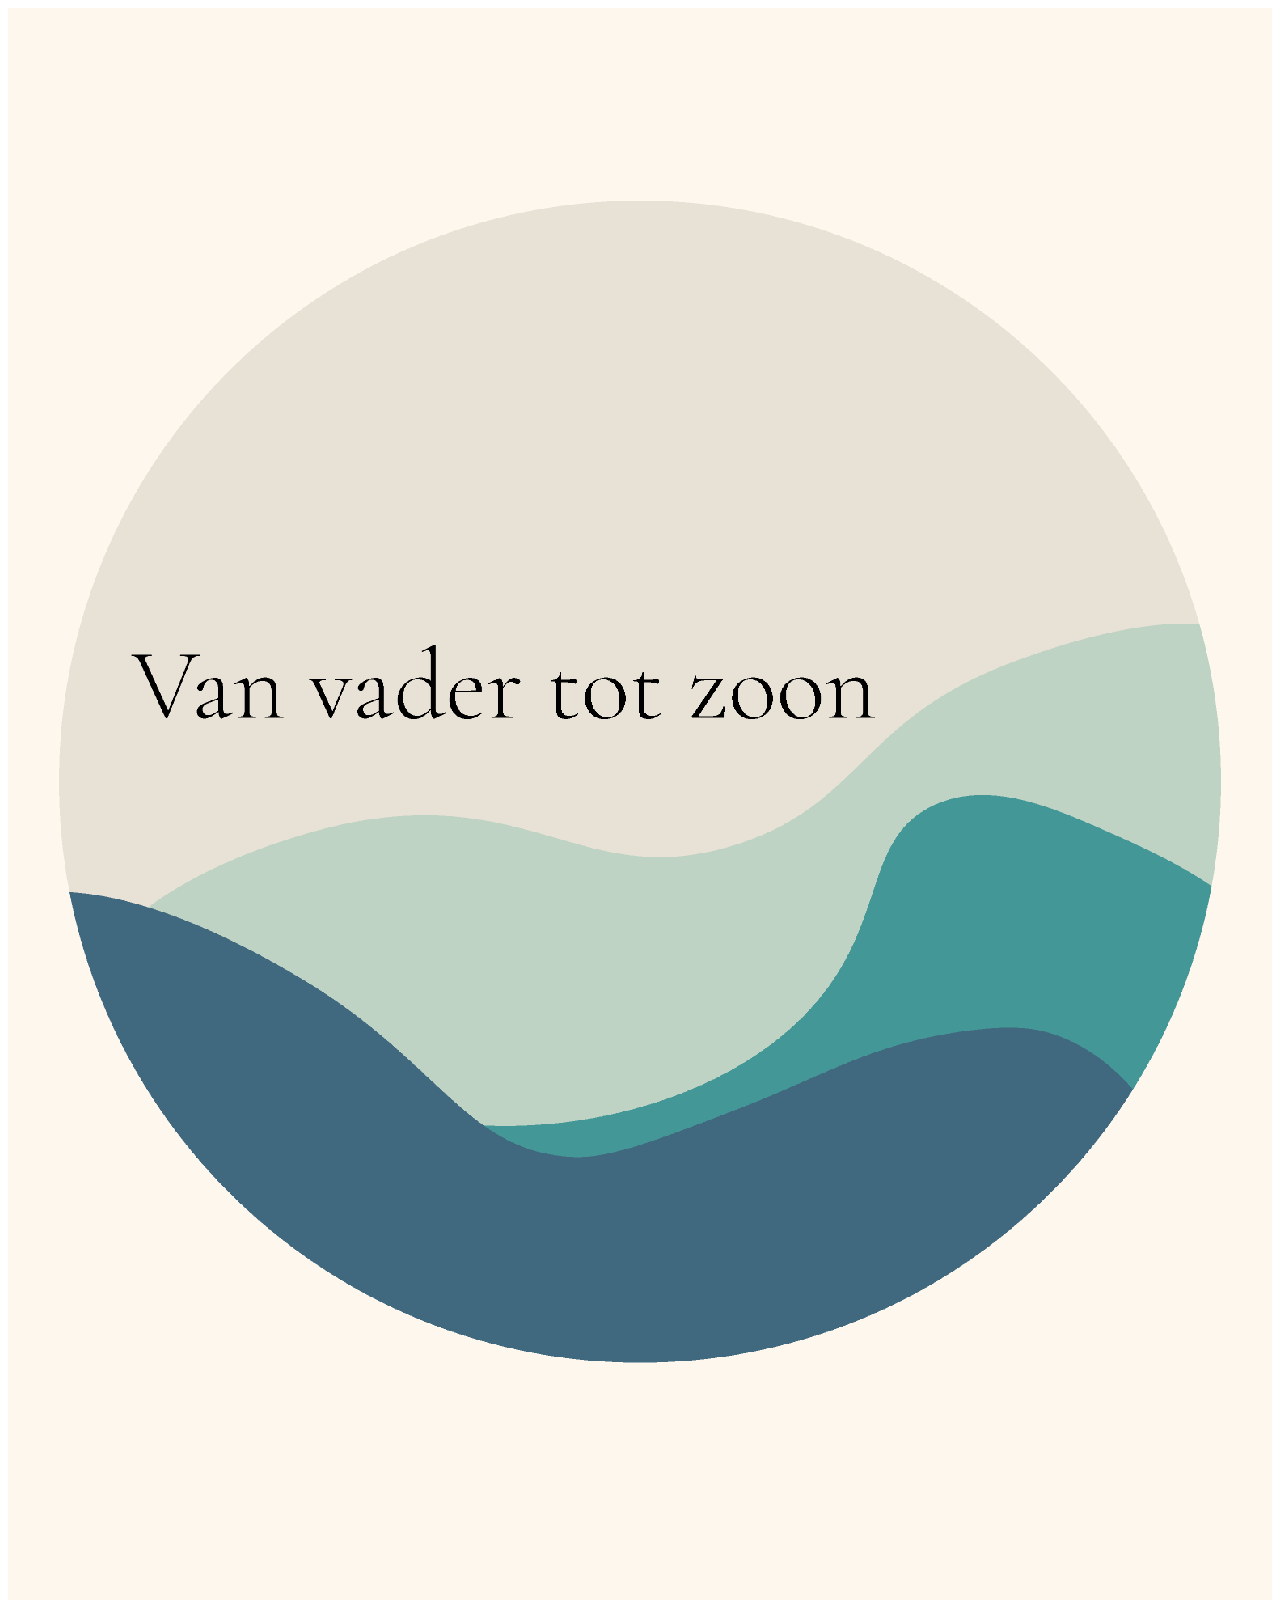
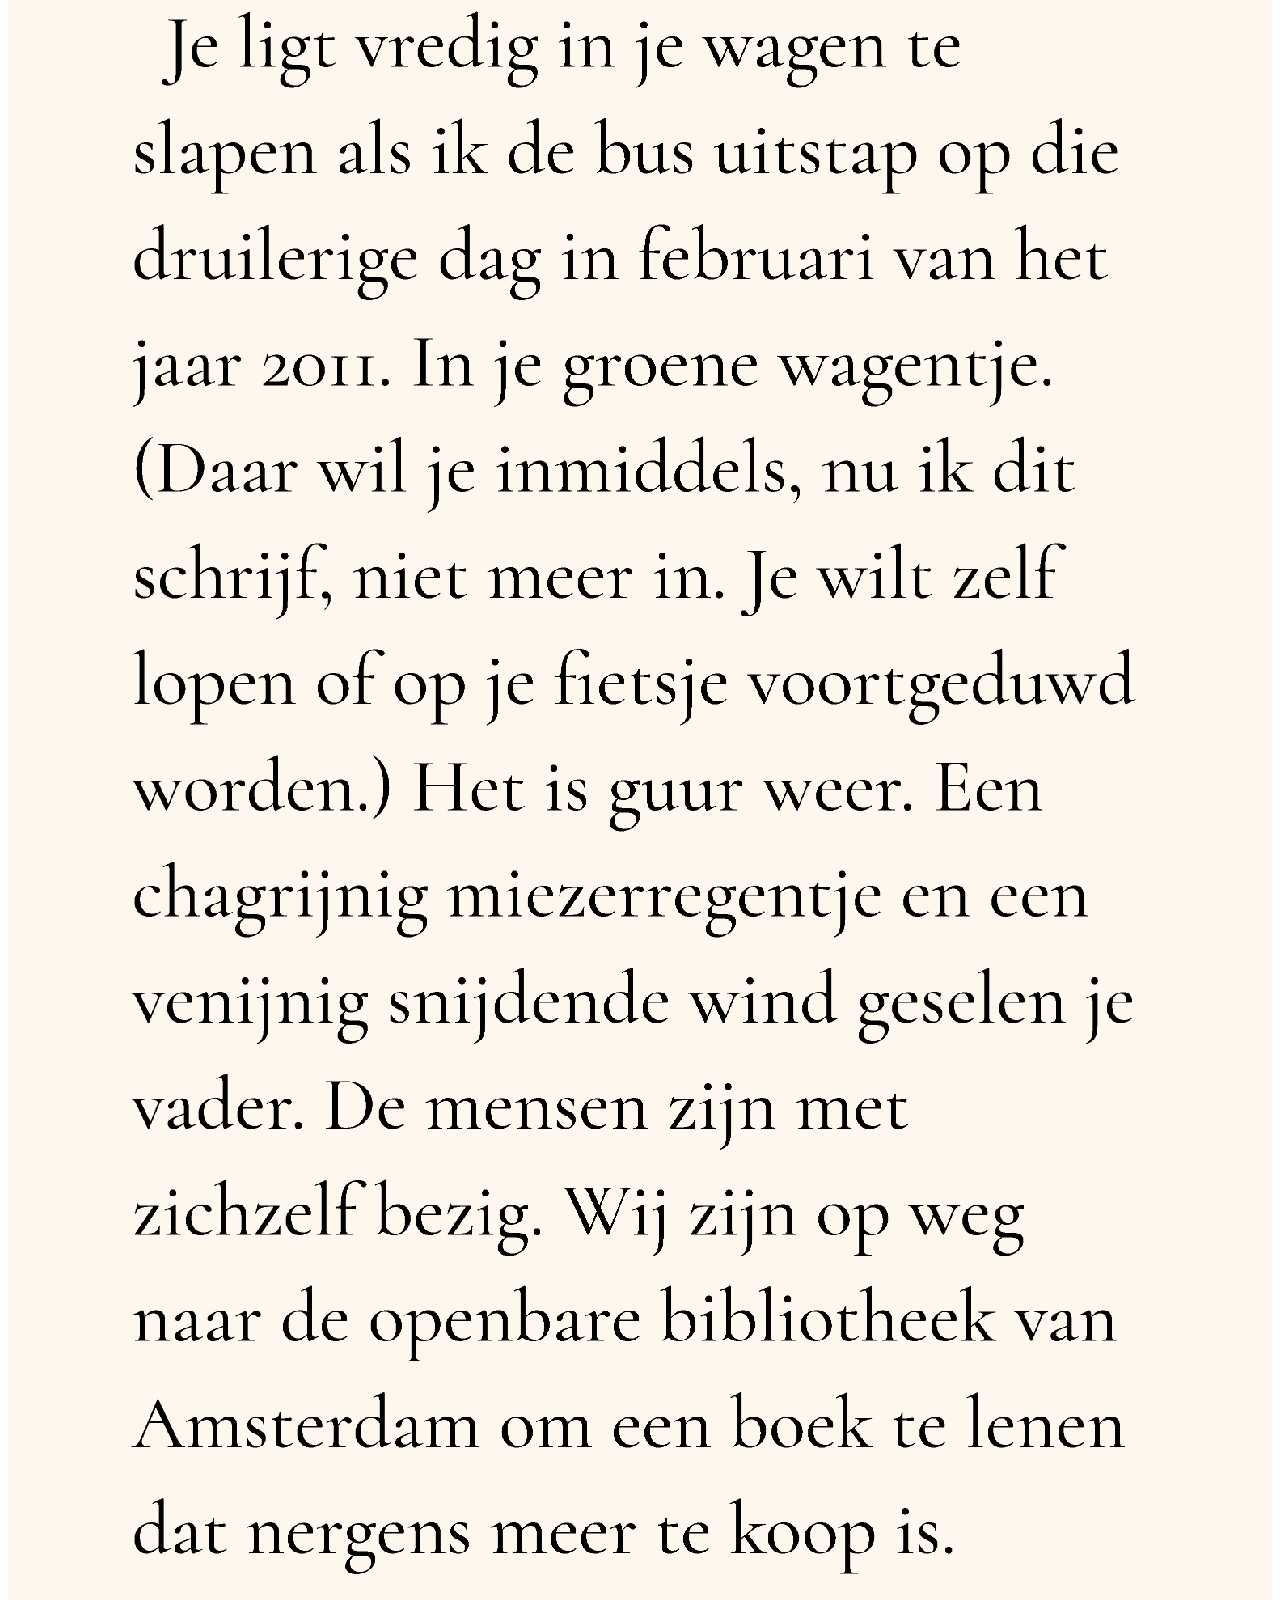
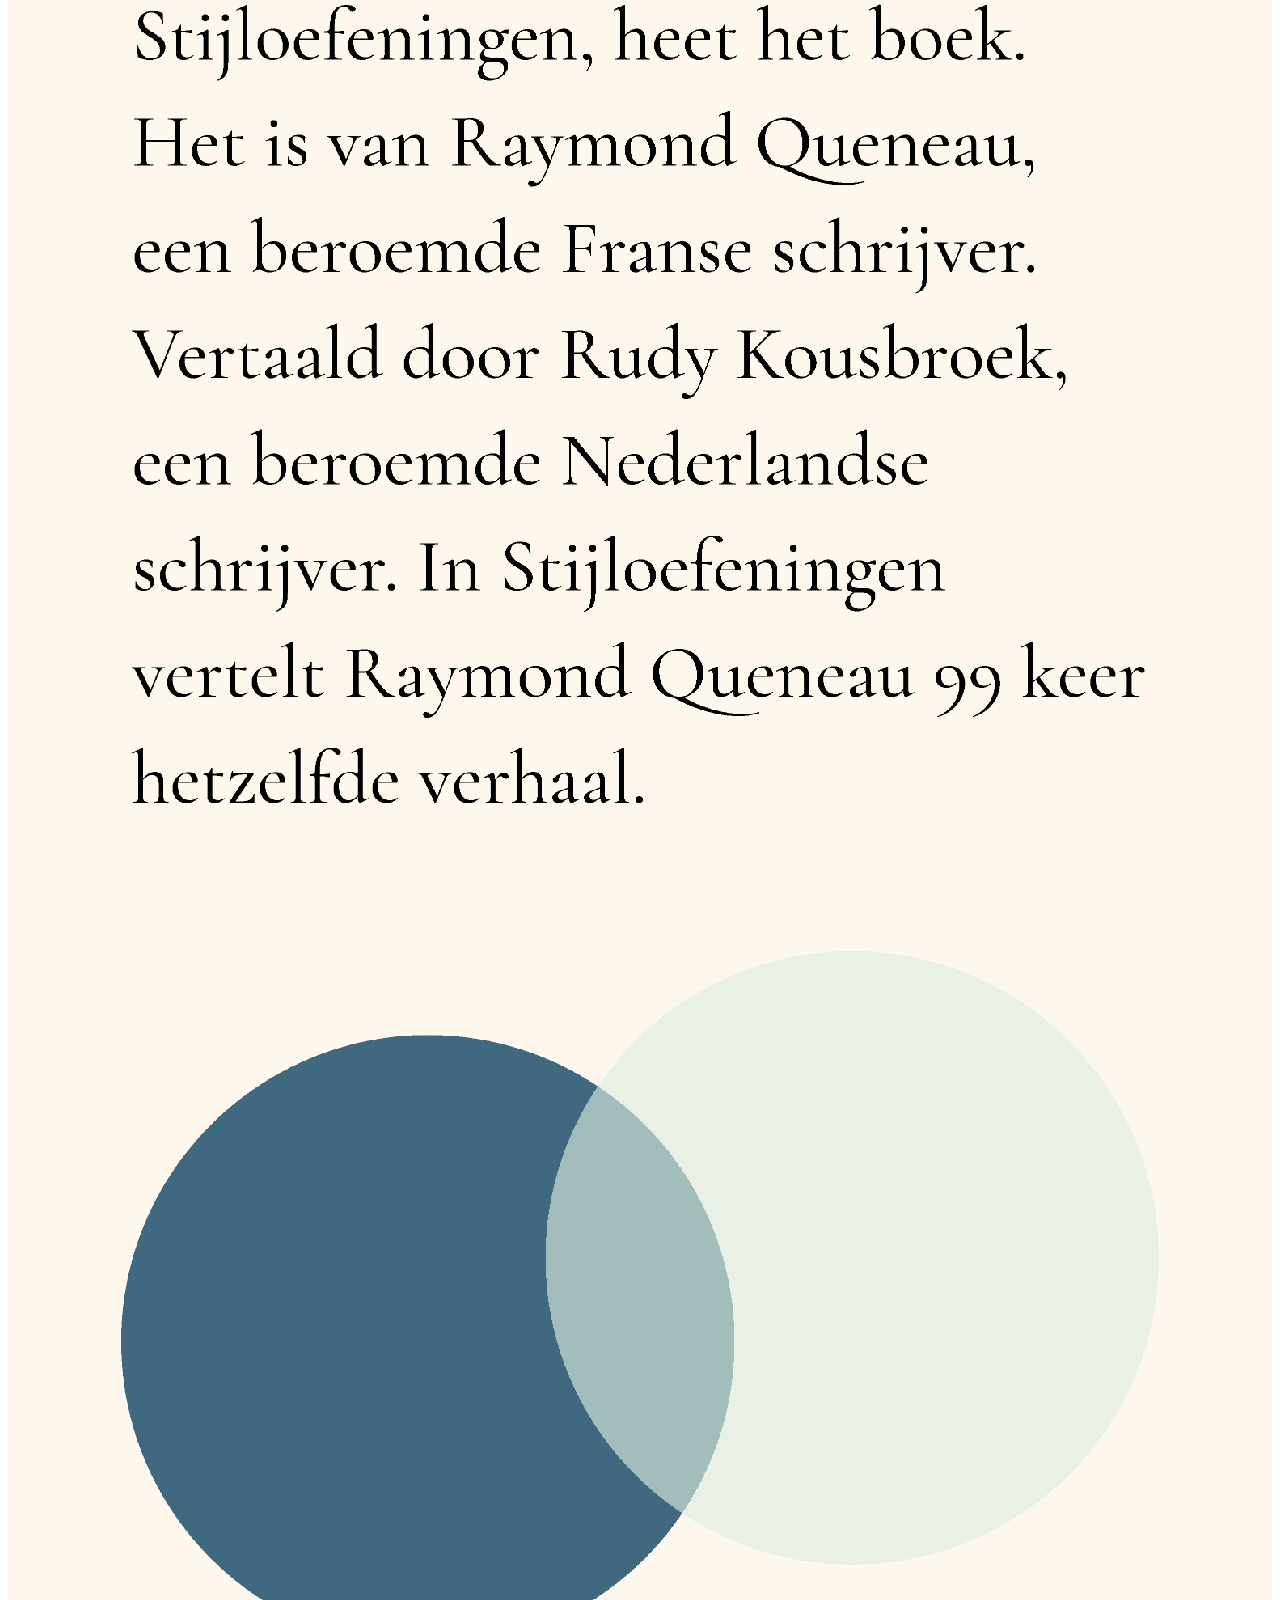
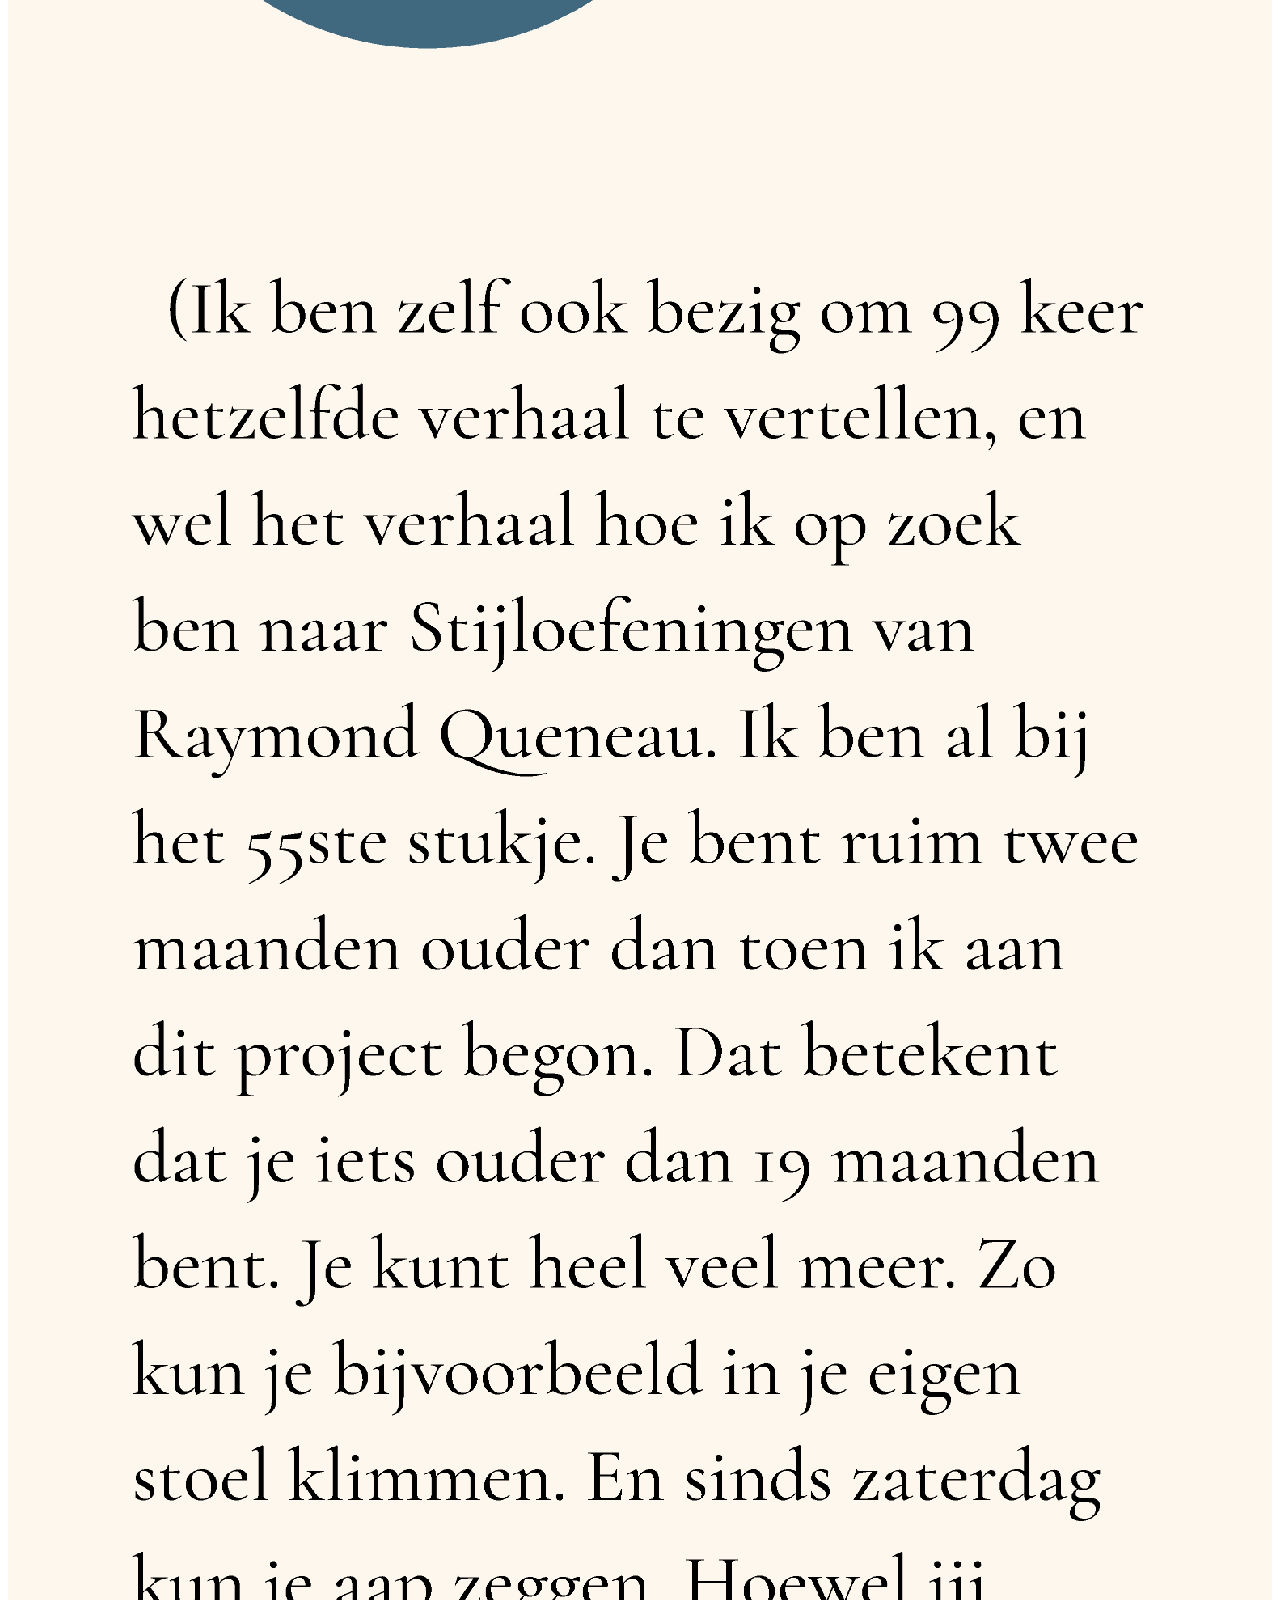
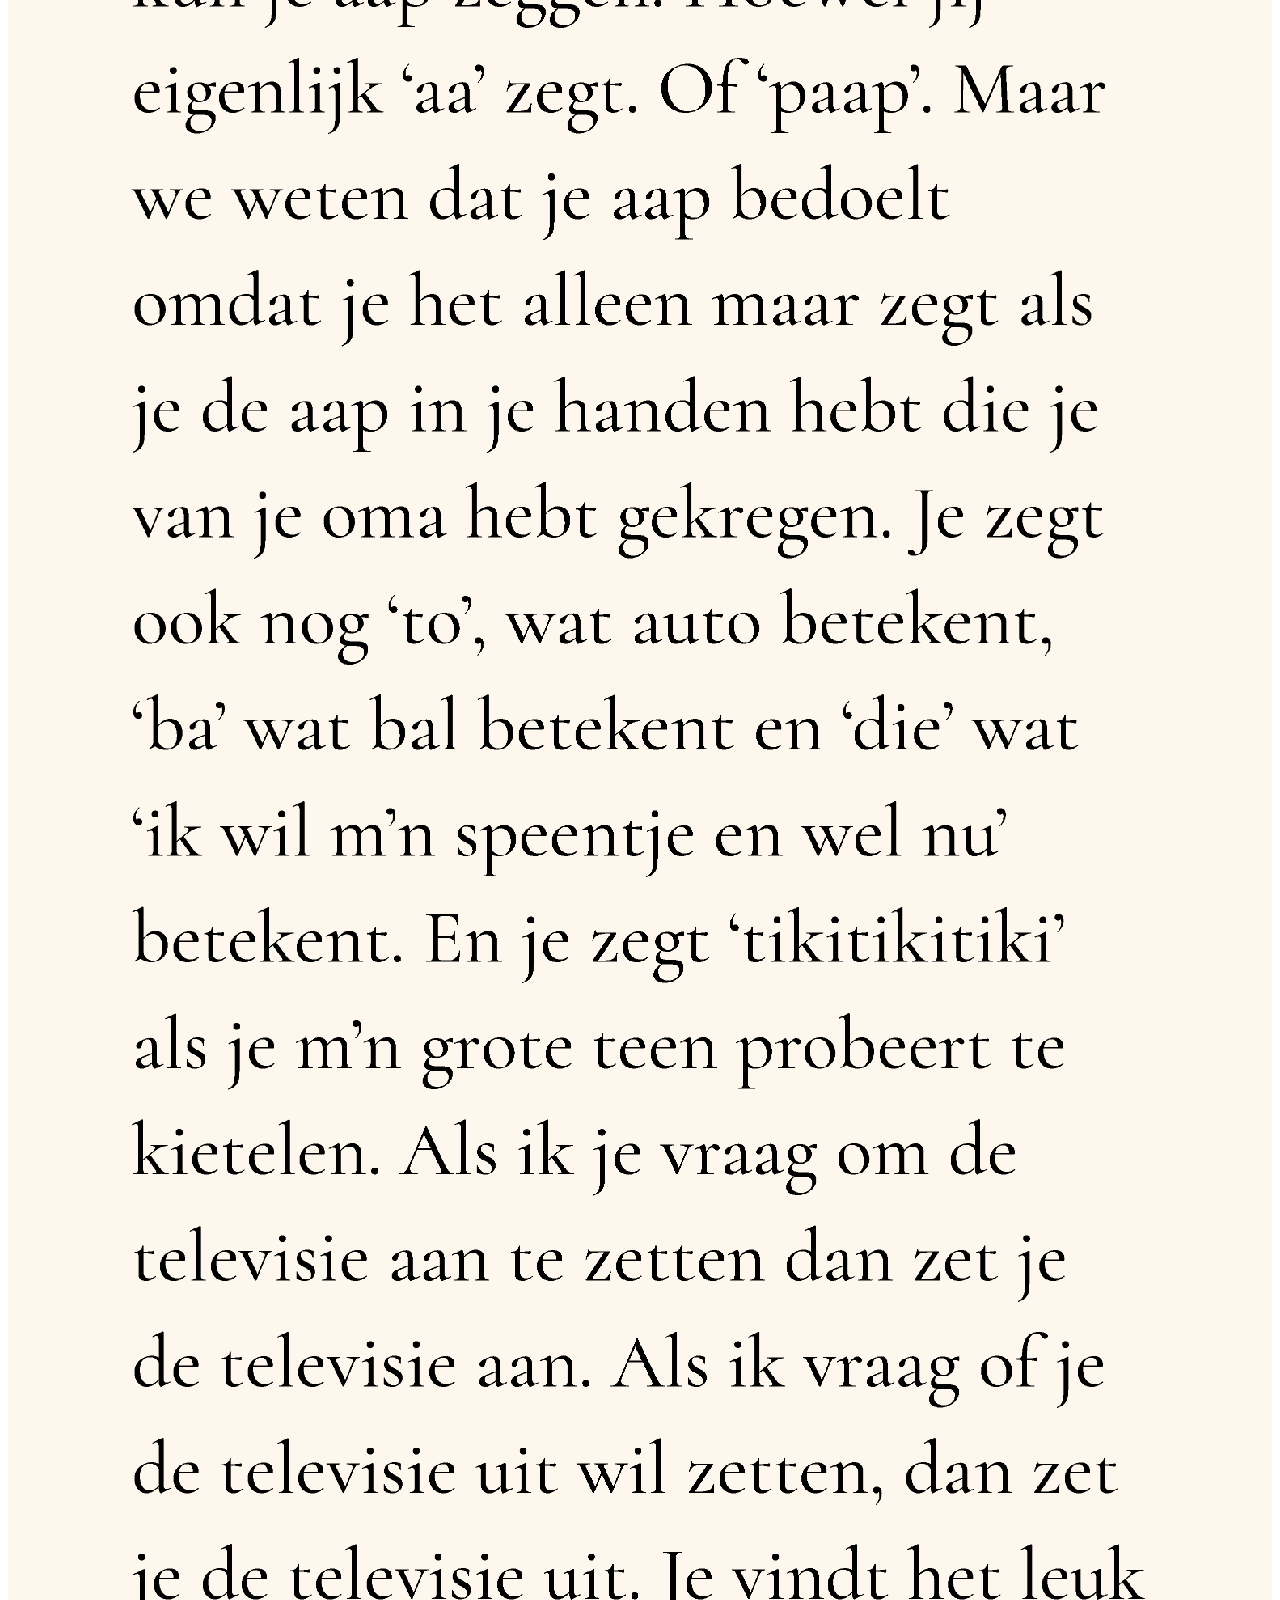
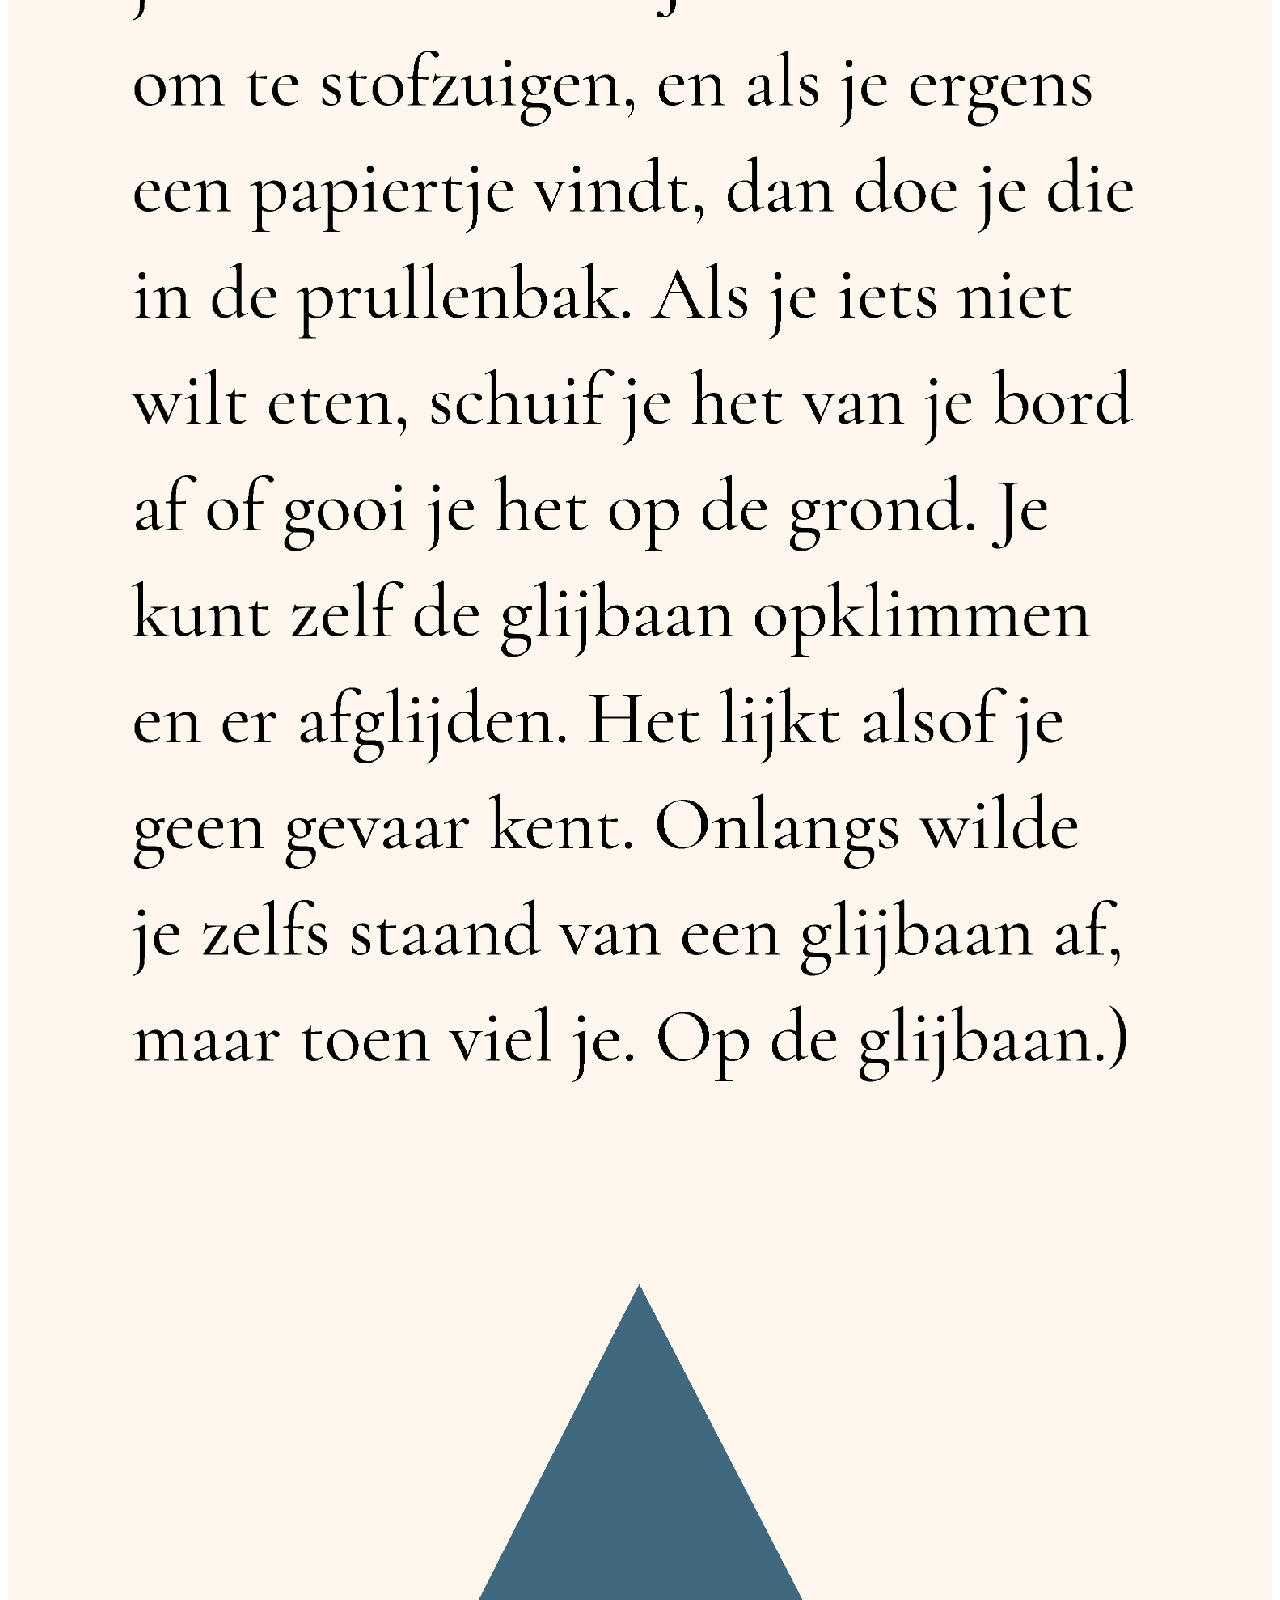
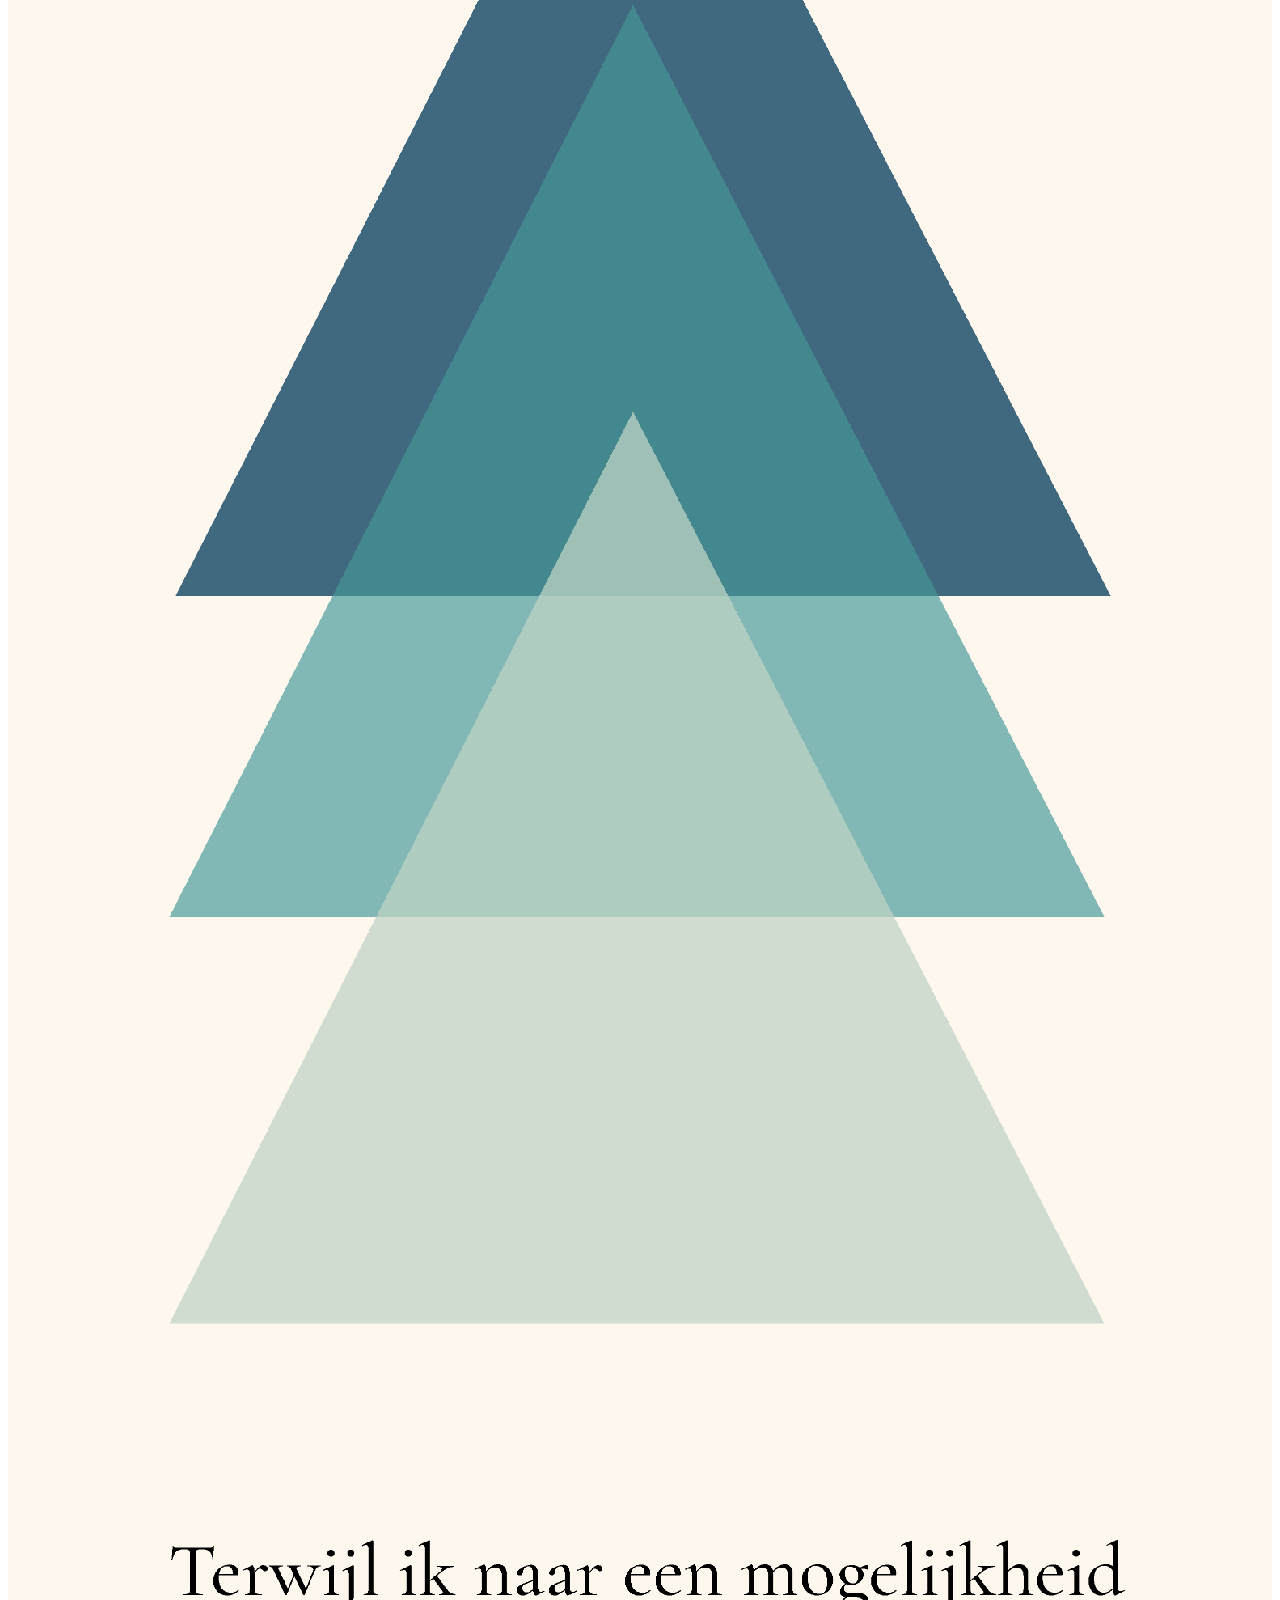
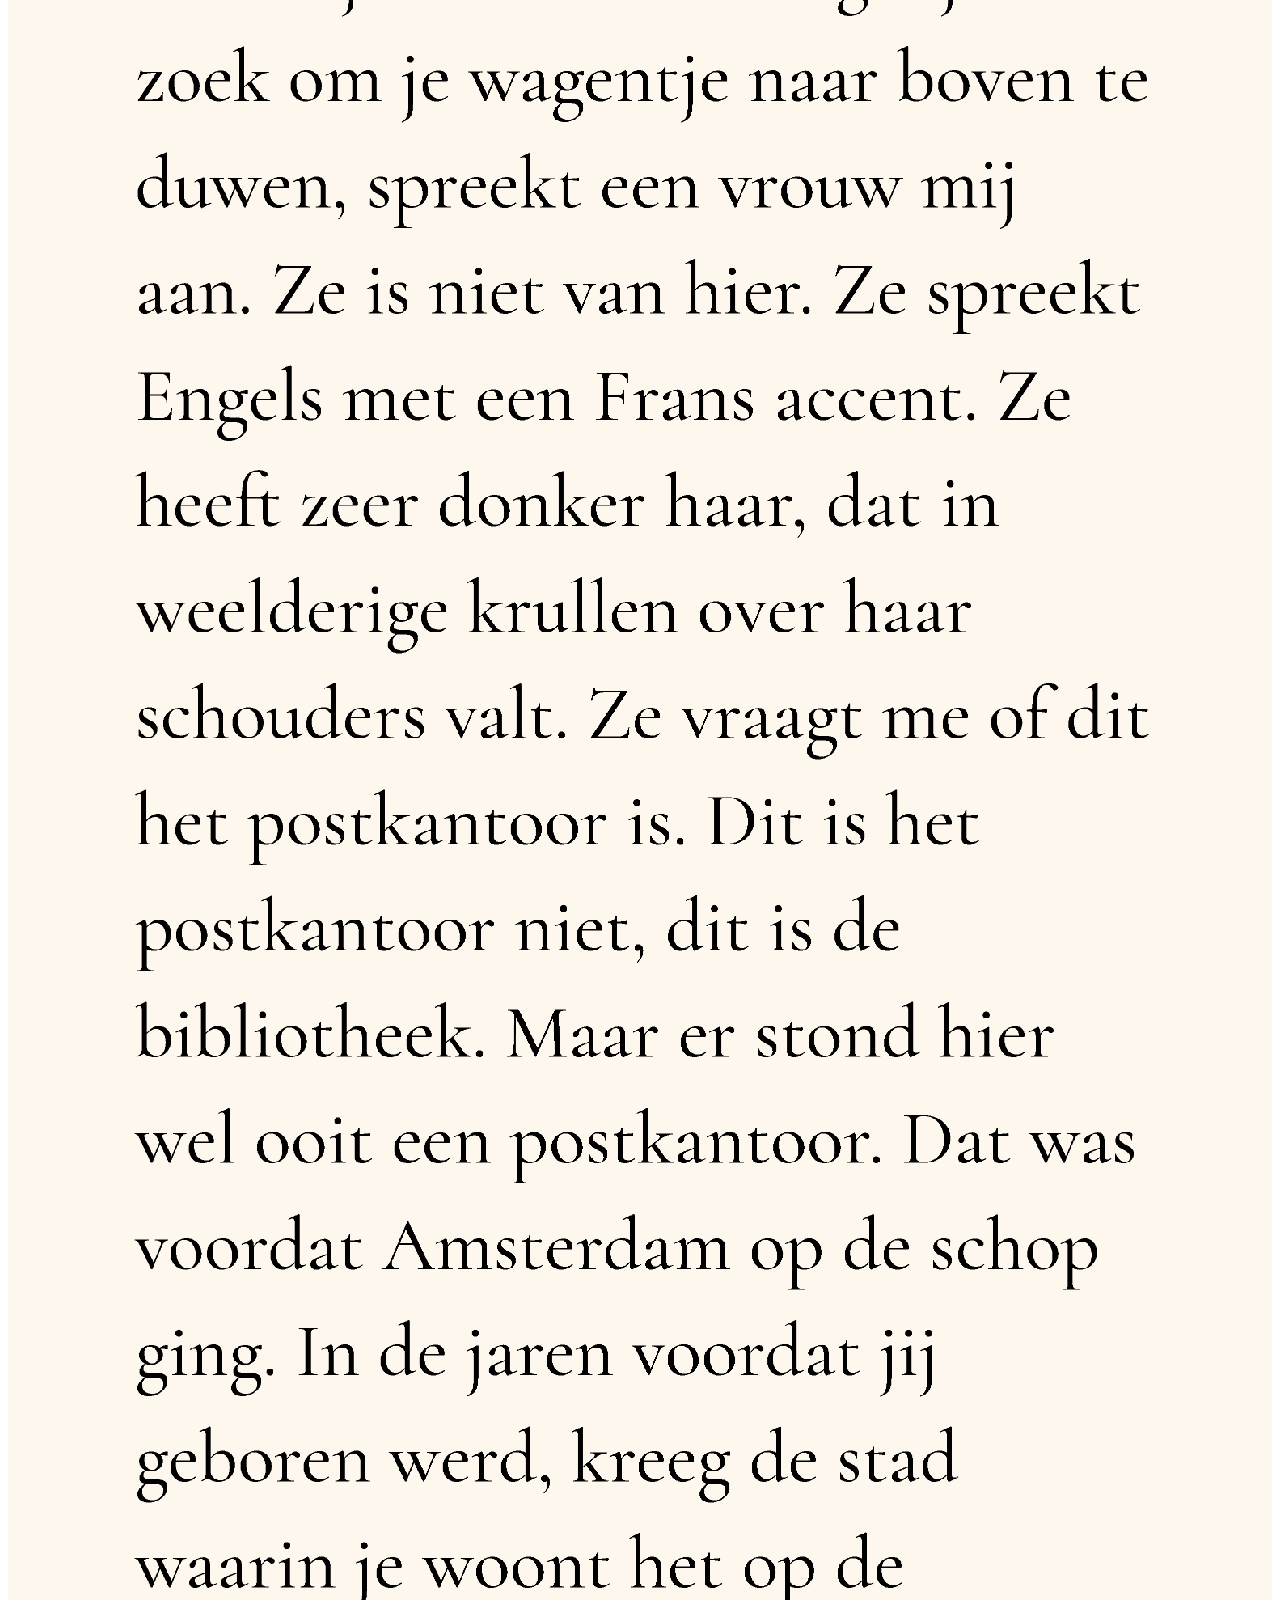
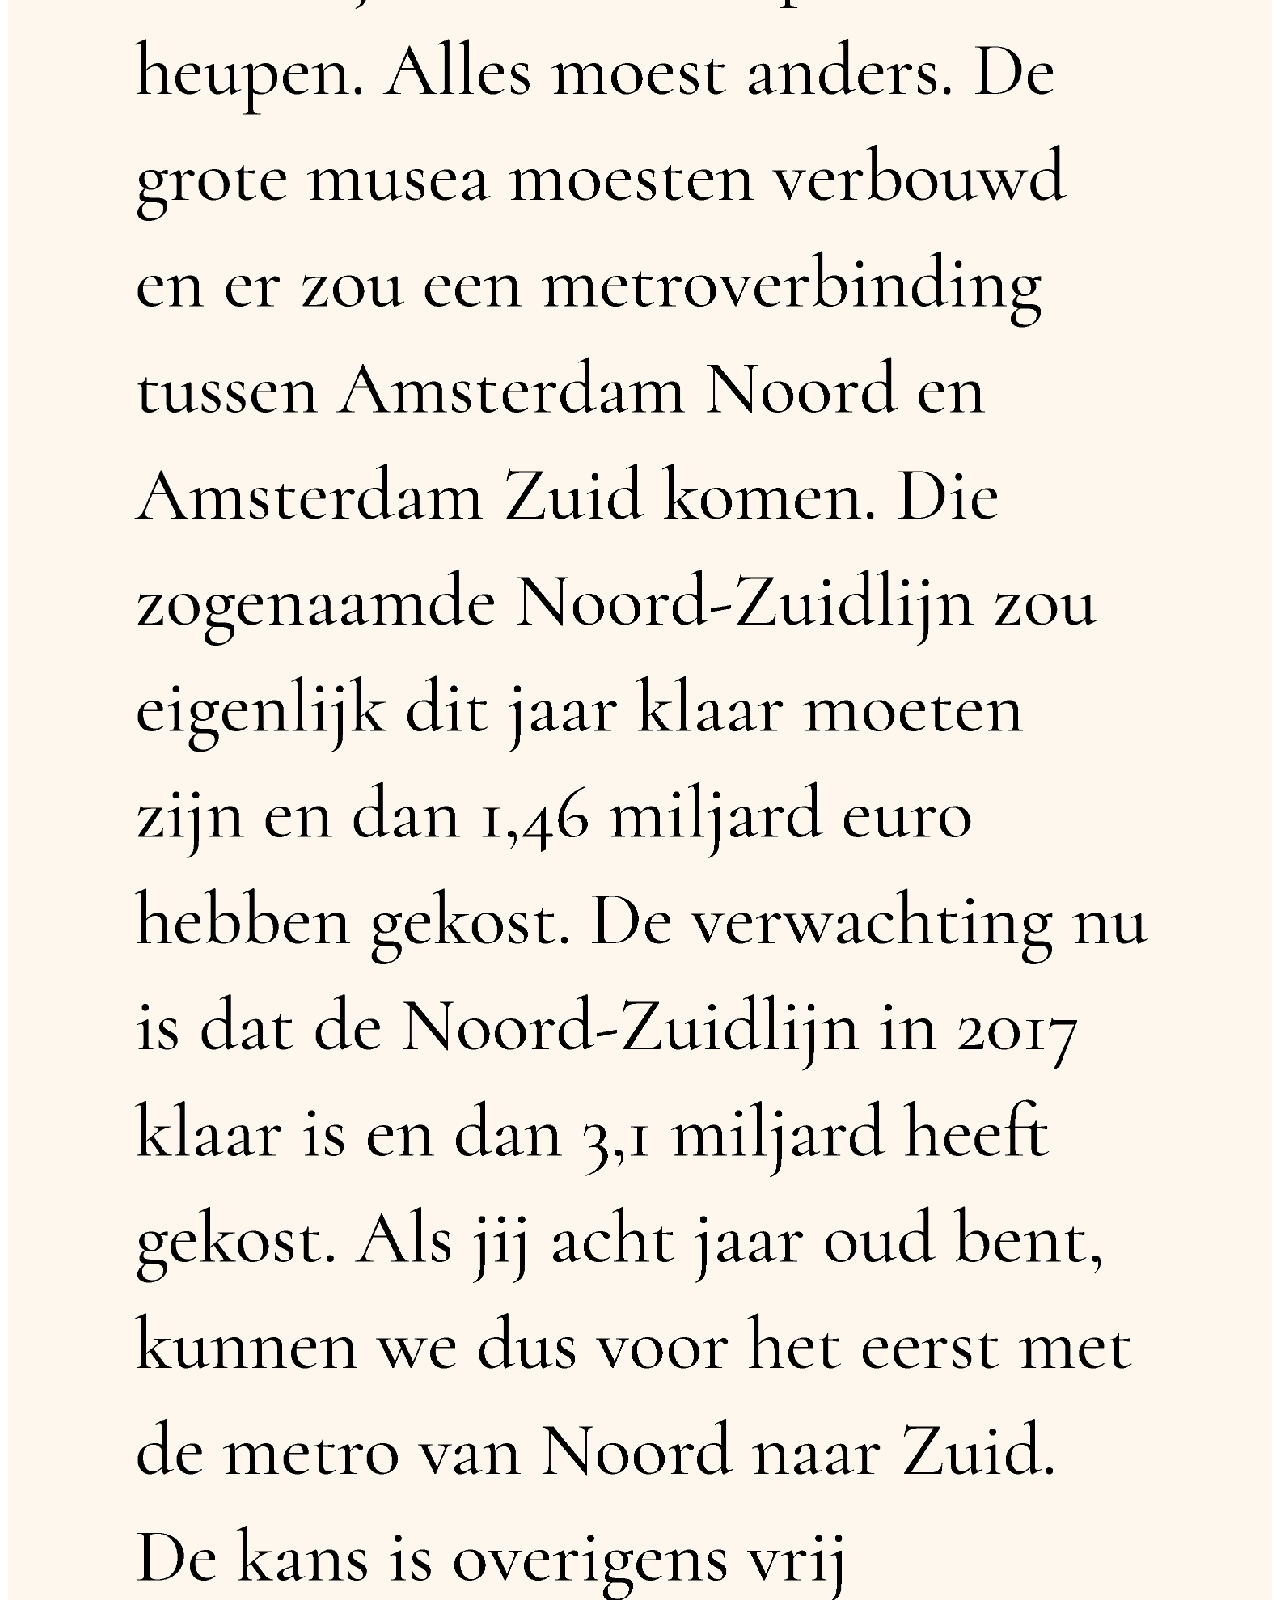
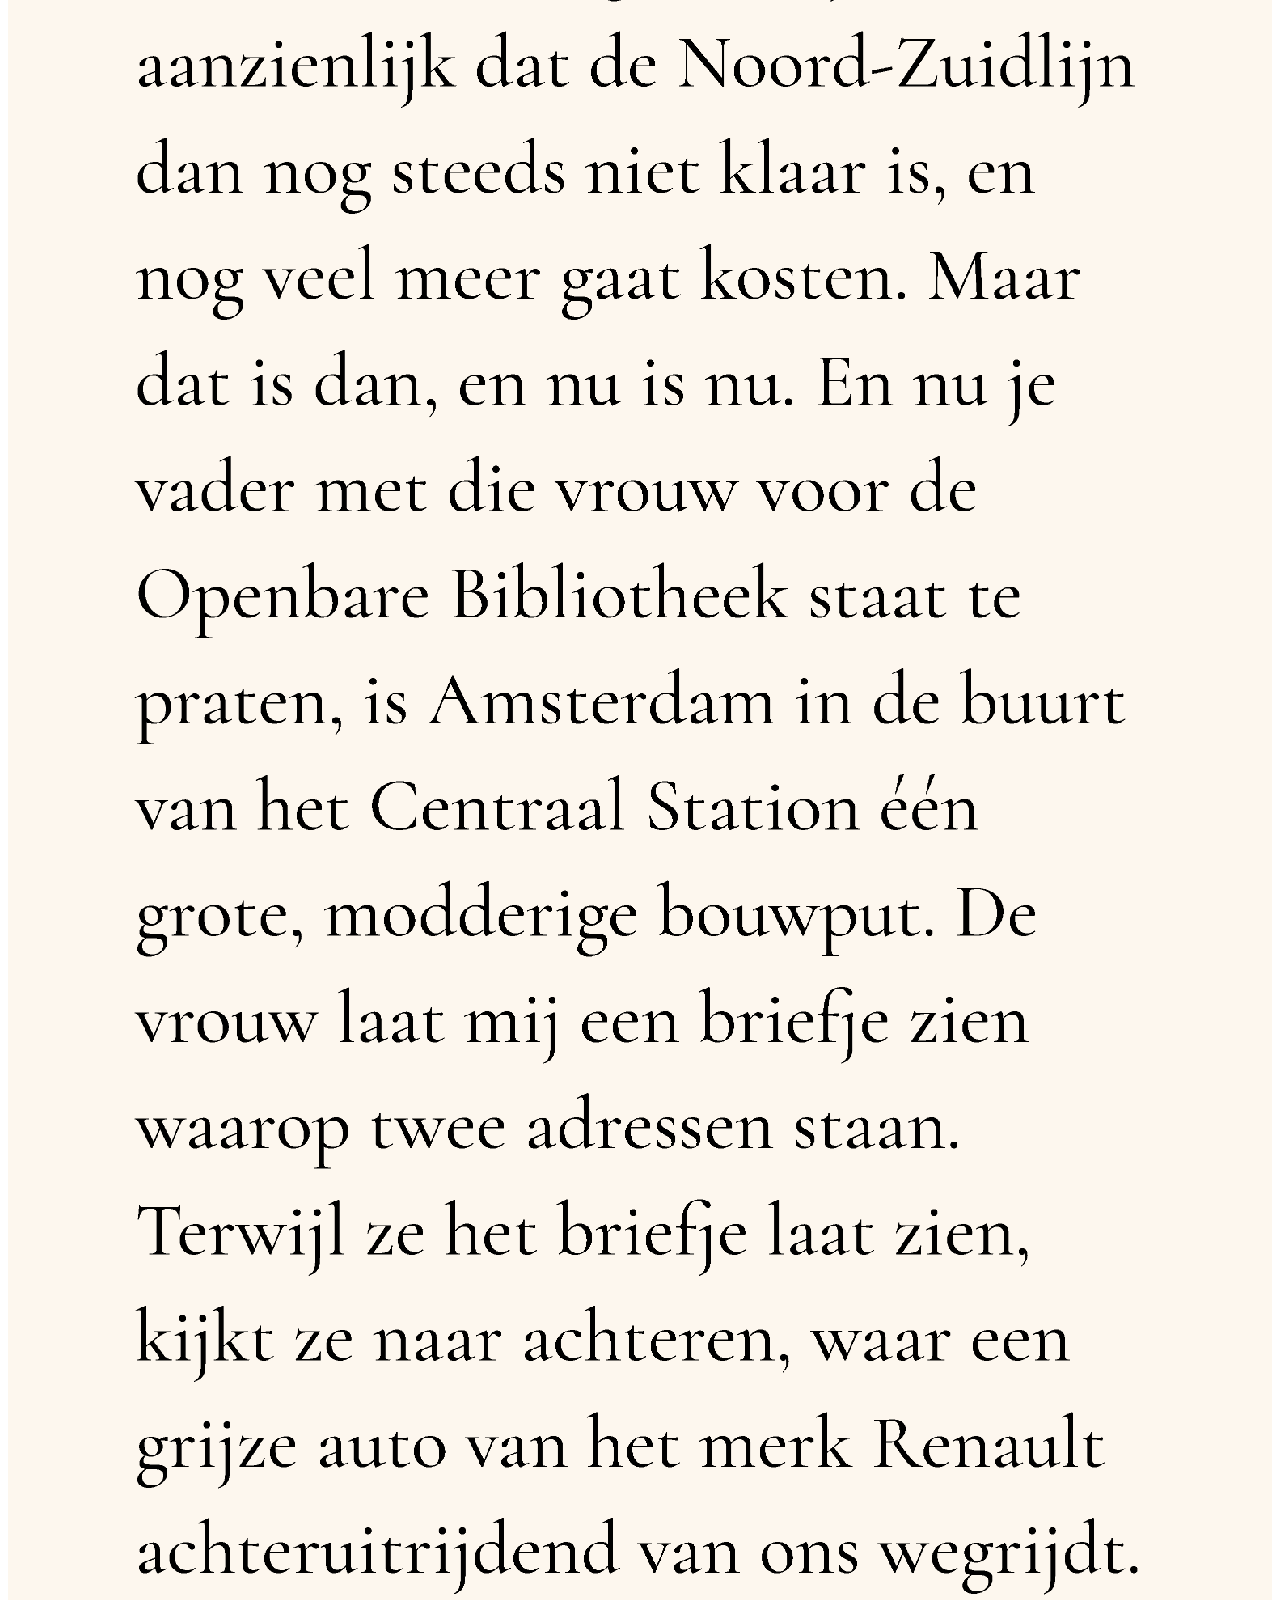
<file: vadermobiel.html>
<!DOCTYPE html>
<html lang="nl">
<head>
    <meta charset="UTF-8">
    <title>Van vader tot zoon mobiel</title>
    <link rel="stylesheet" type=text/css href="verhaalmobiel.css">
</head>
<body>
    <img class="vader" src="images/vadermobiel.png" alt="Verhaal Vader tot zoon"><br>
    <a href="vader.html">> Terug naar Van vader tot zoon devices</a>
</body>
</html>
</file>
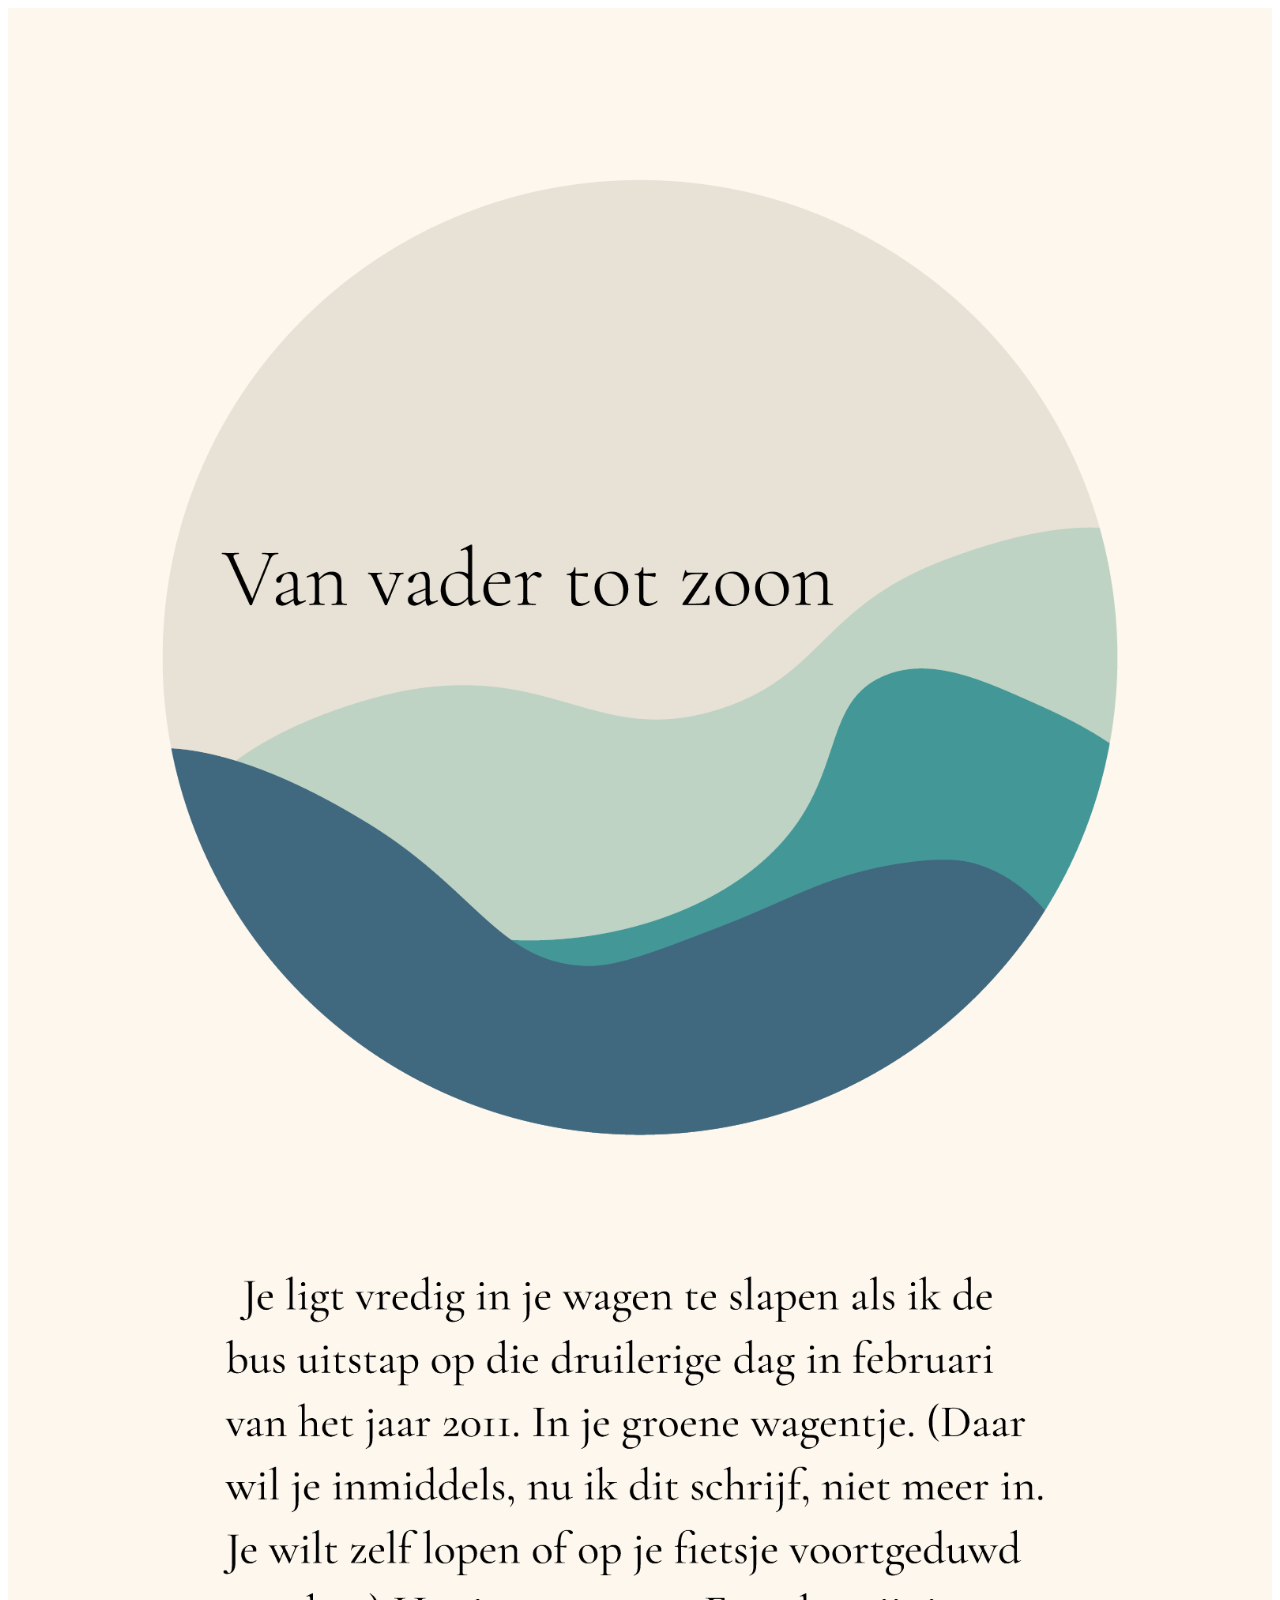
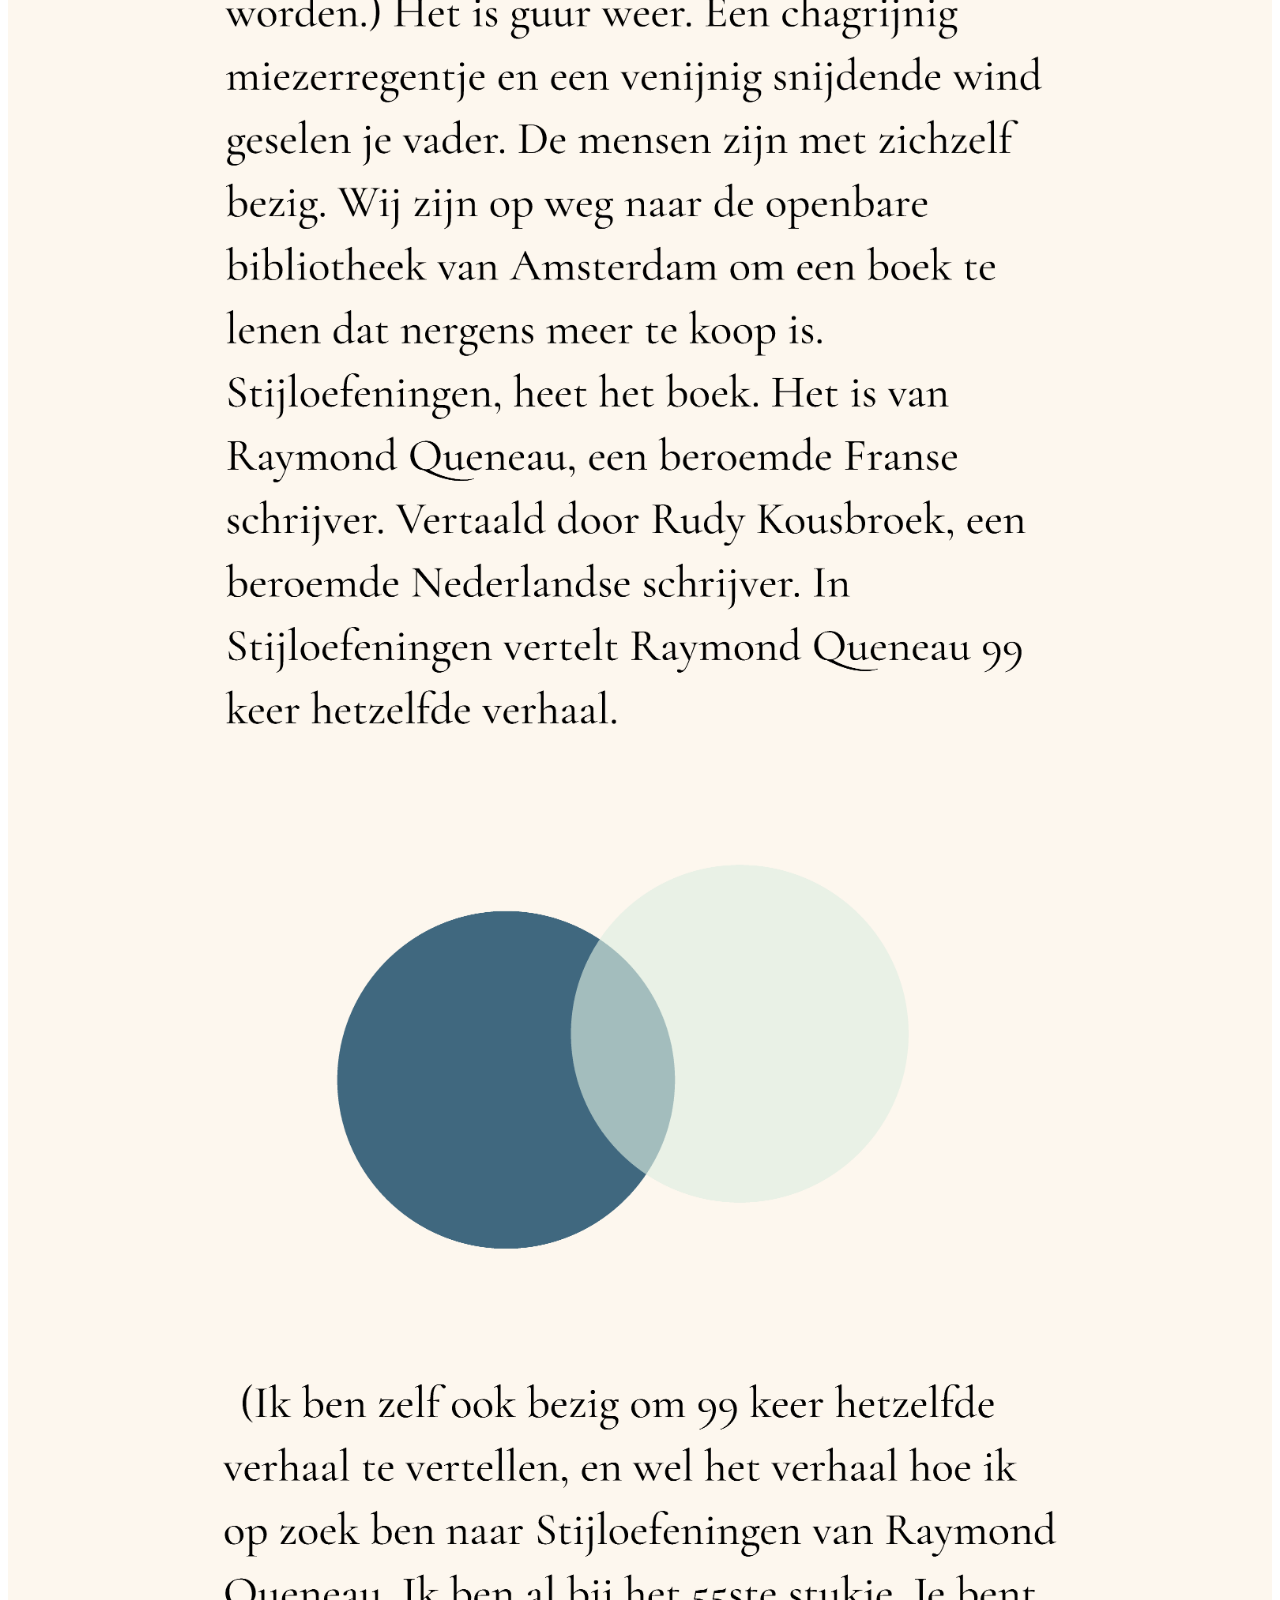
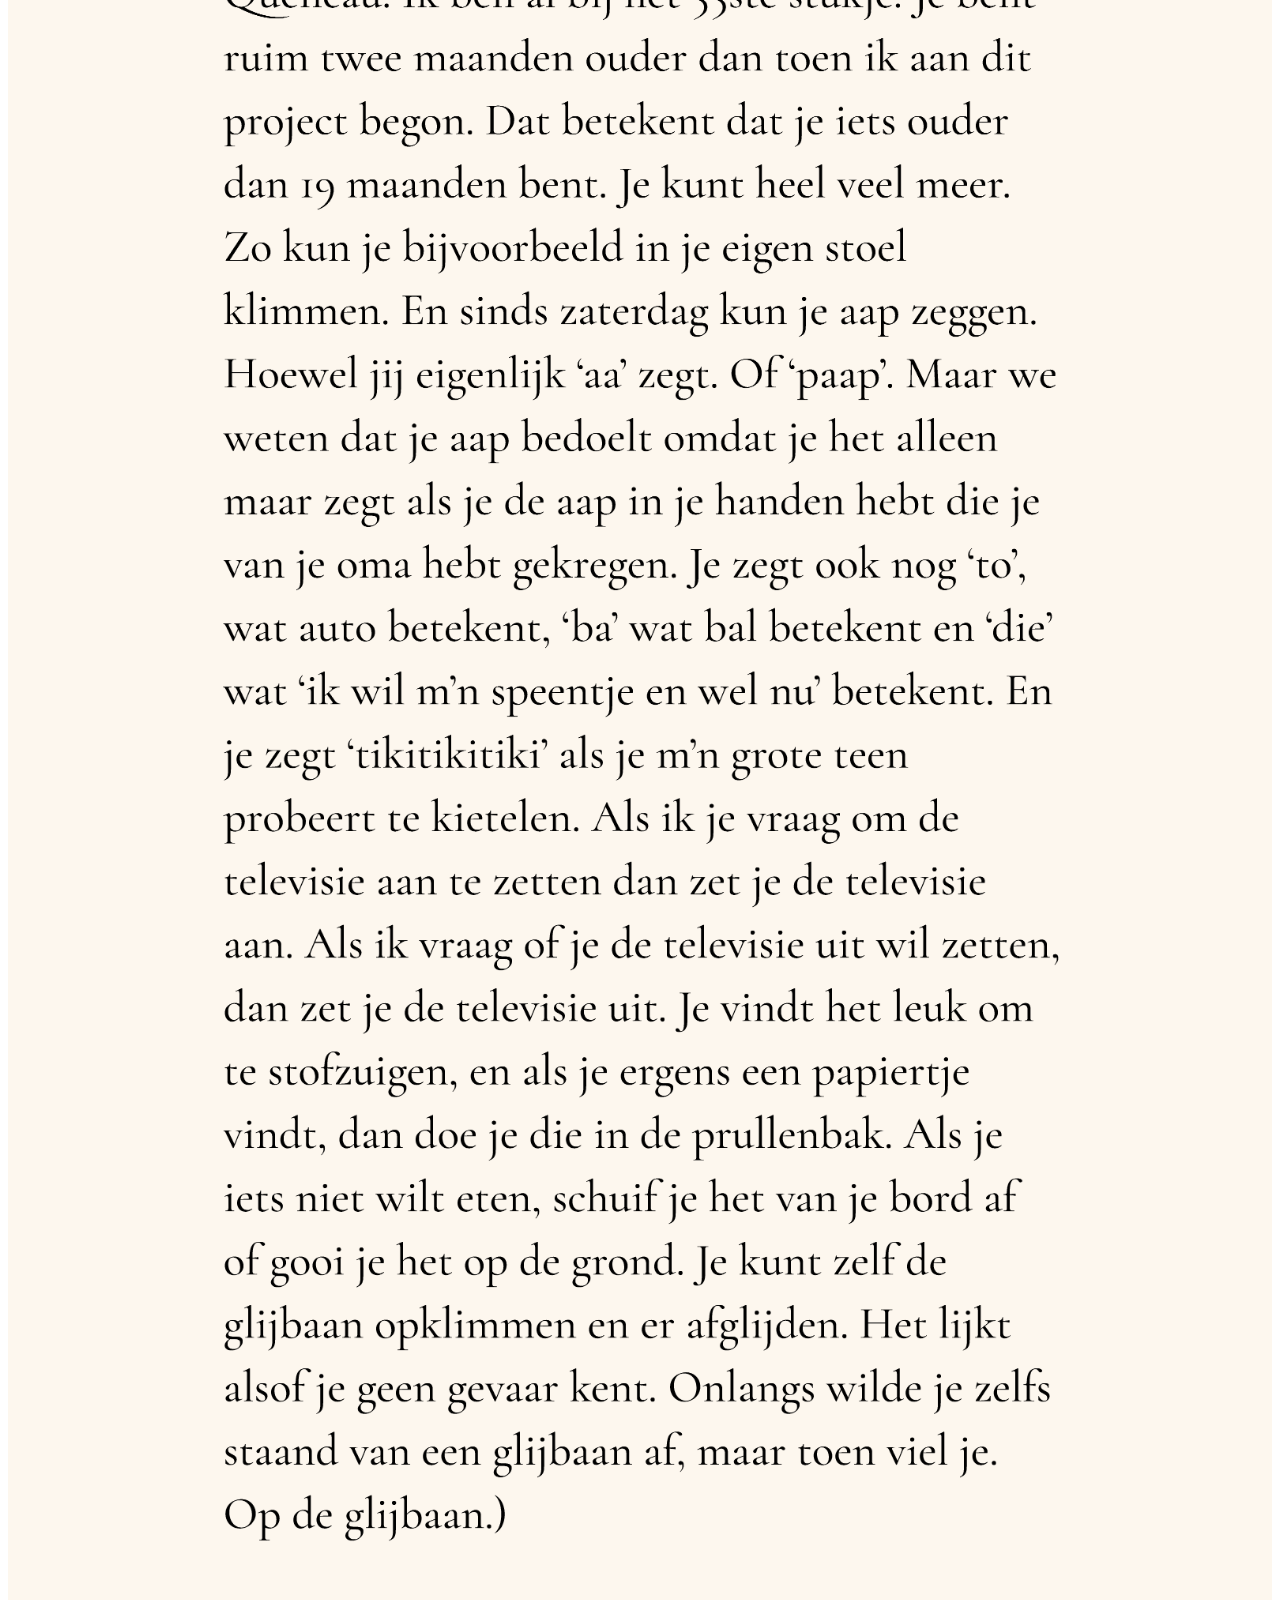
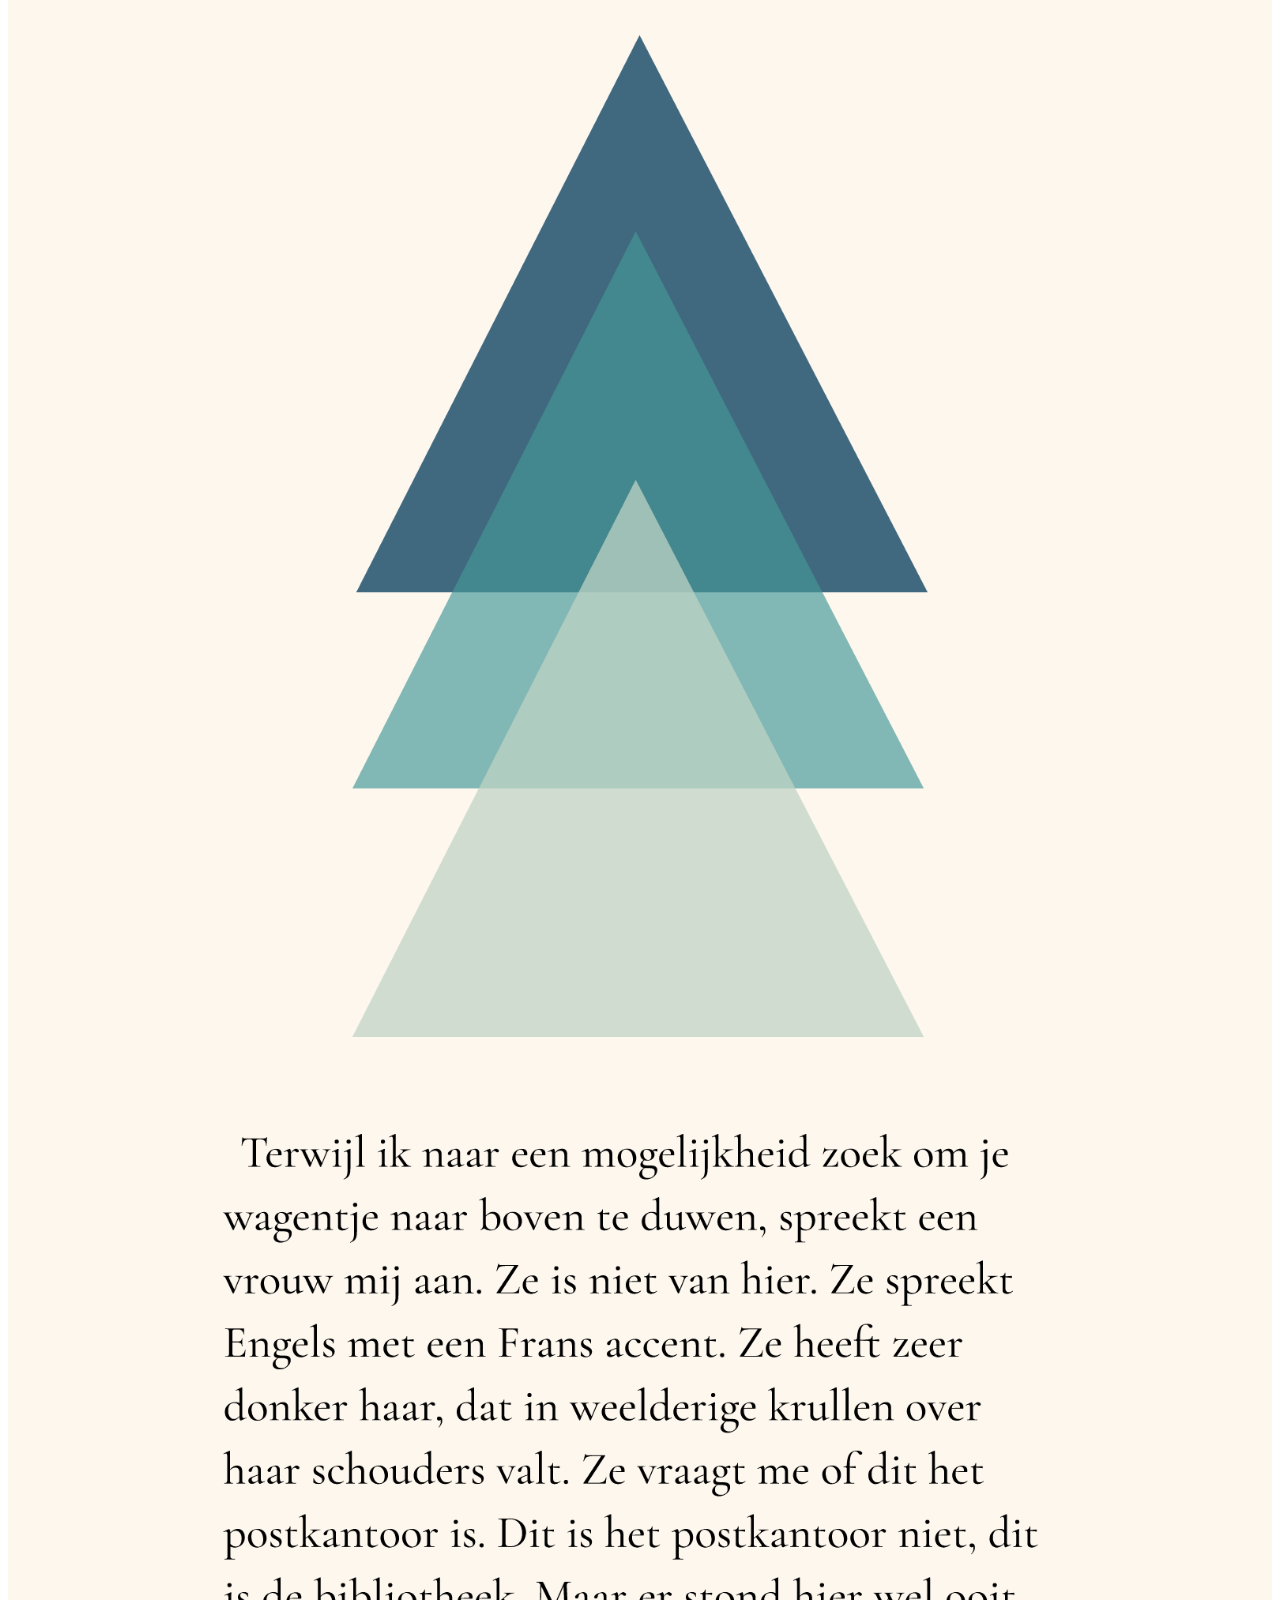
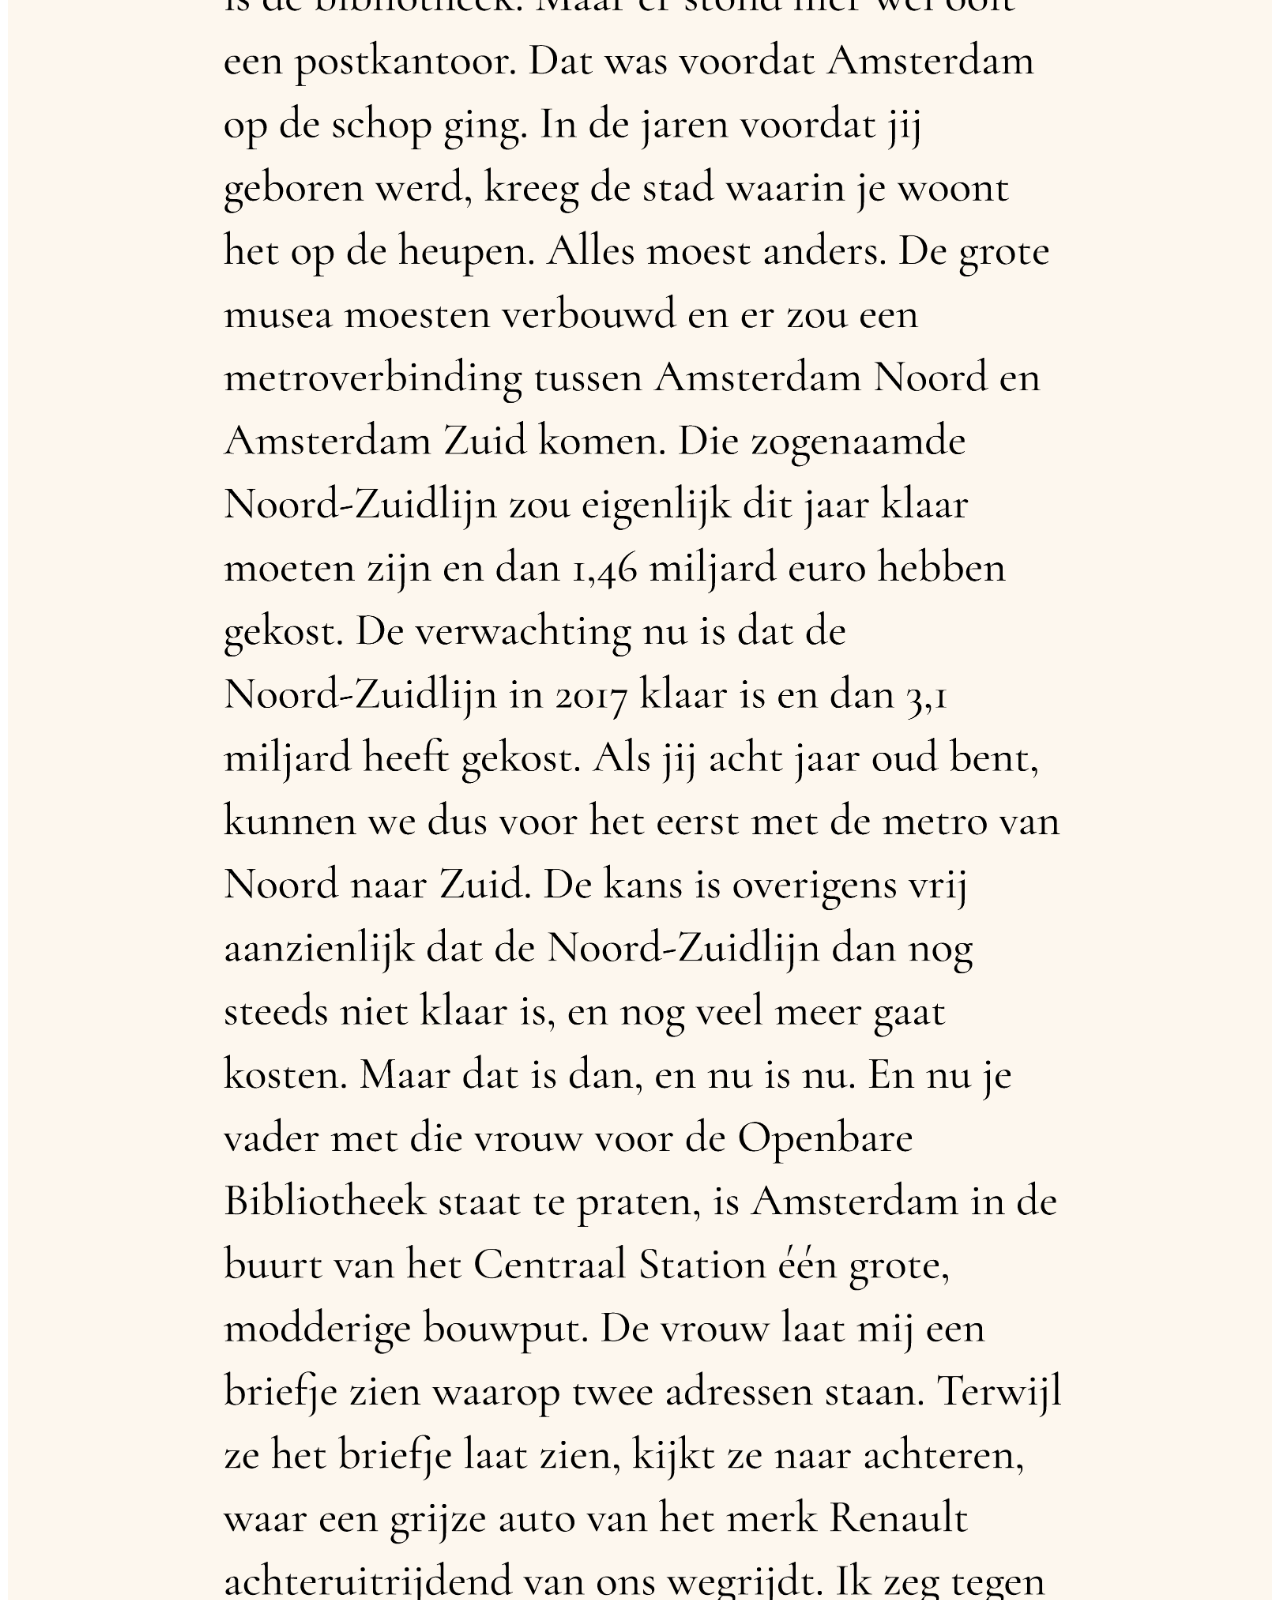
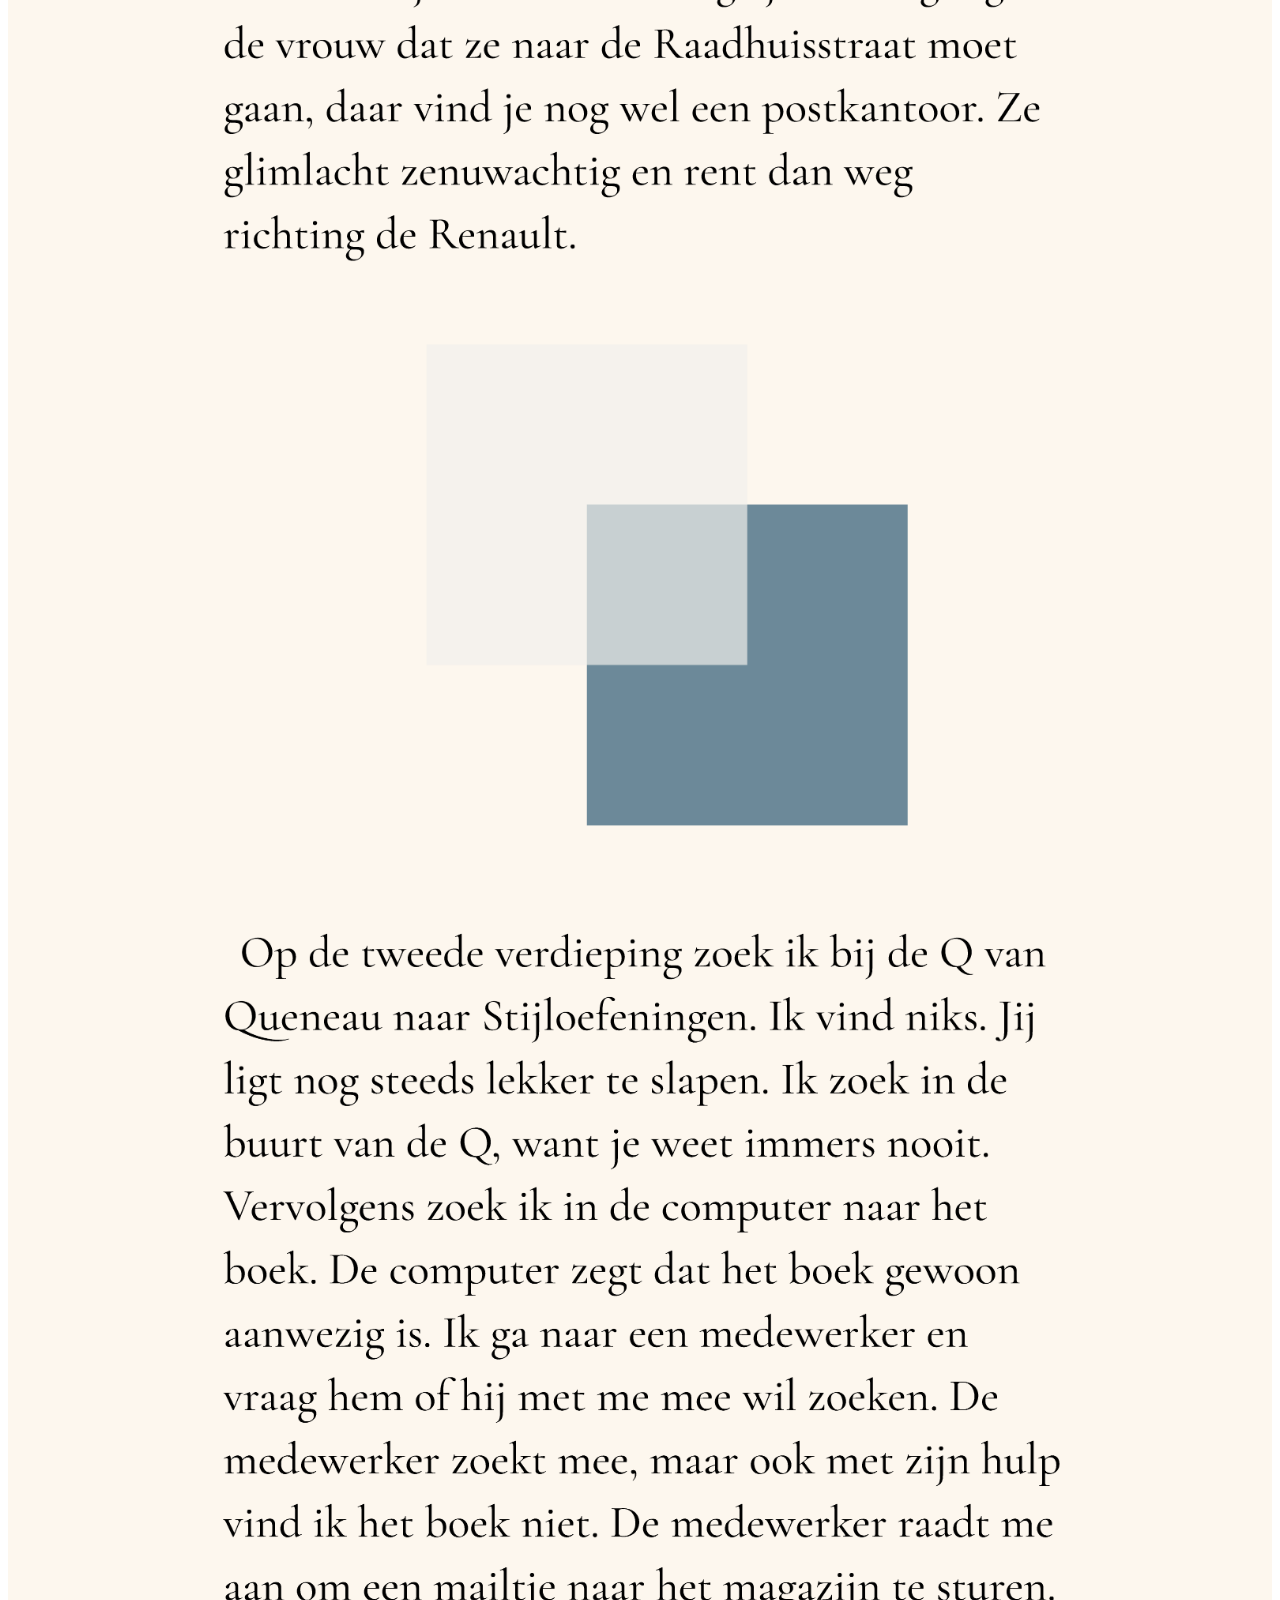
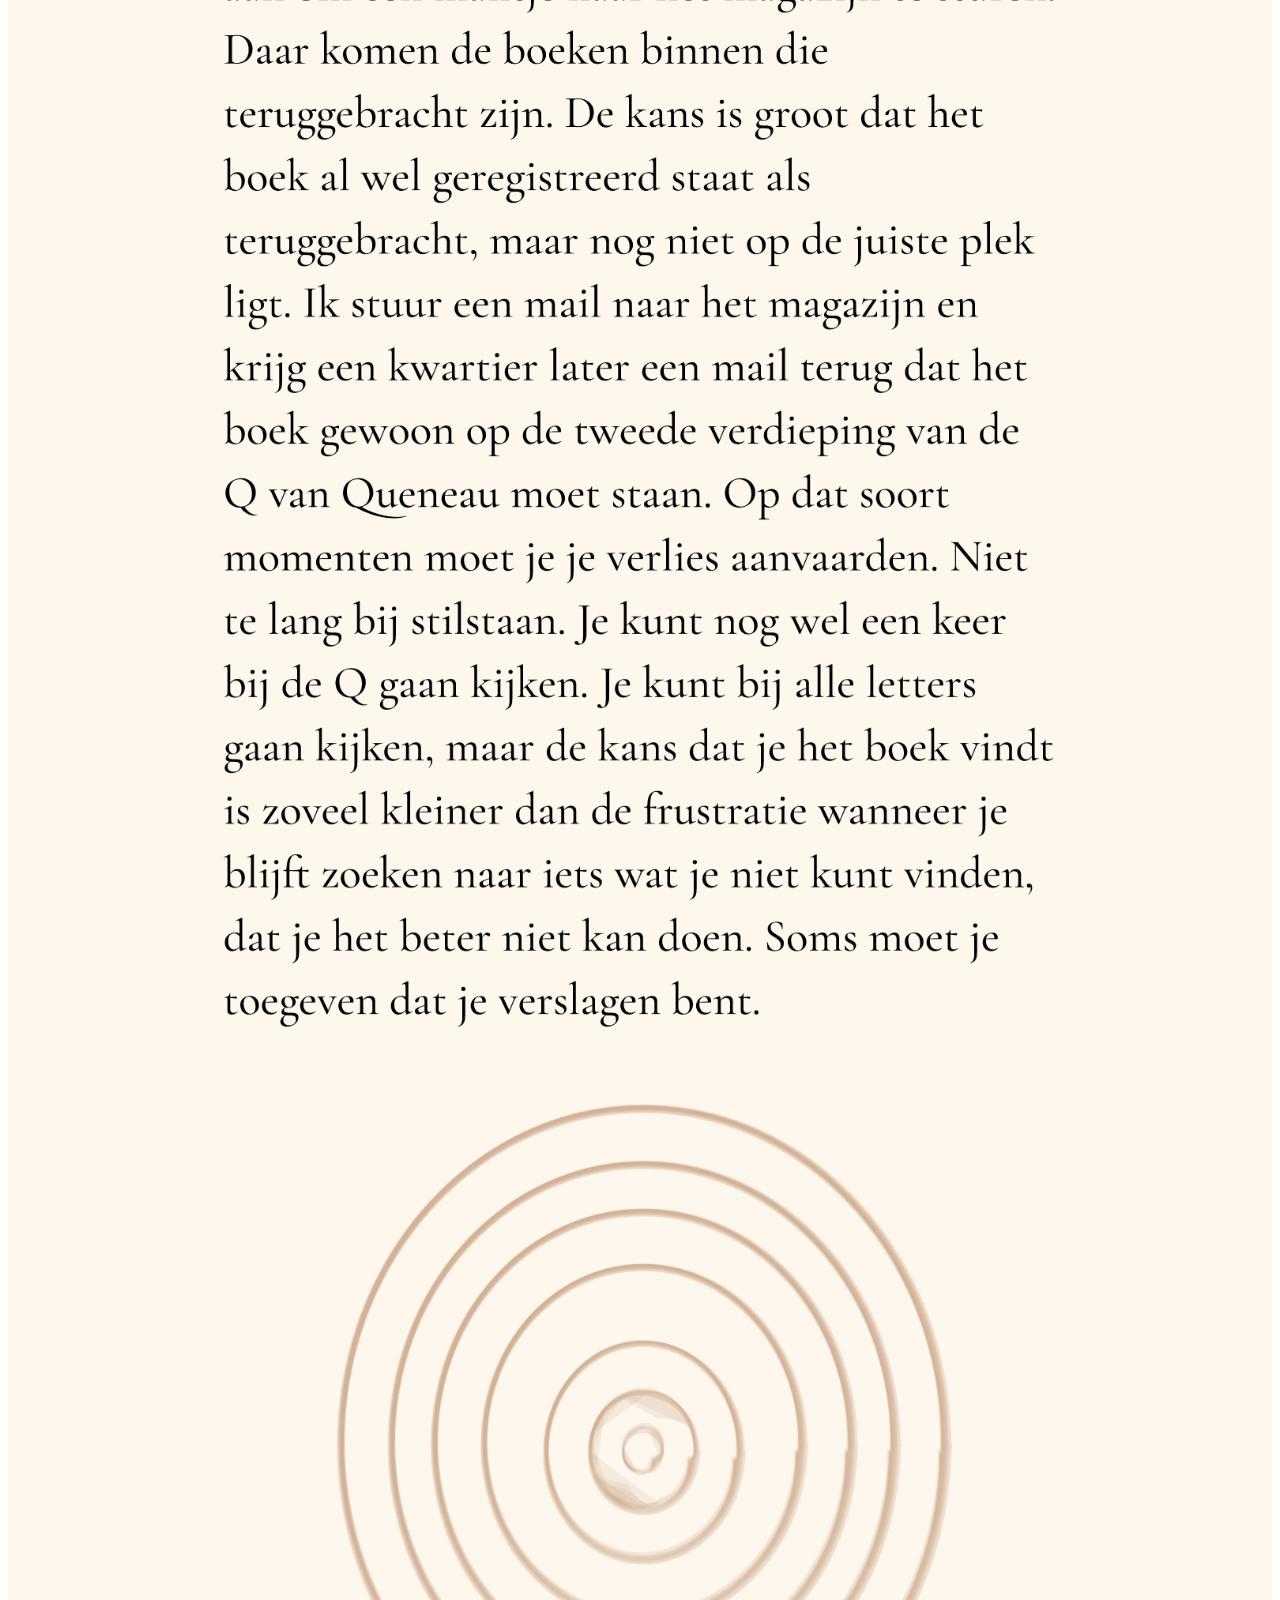
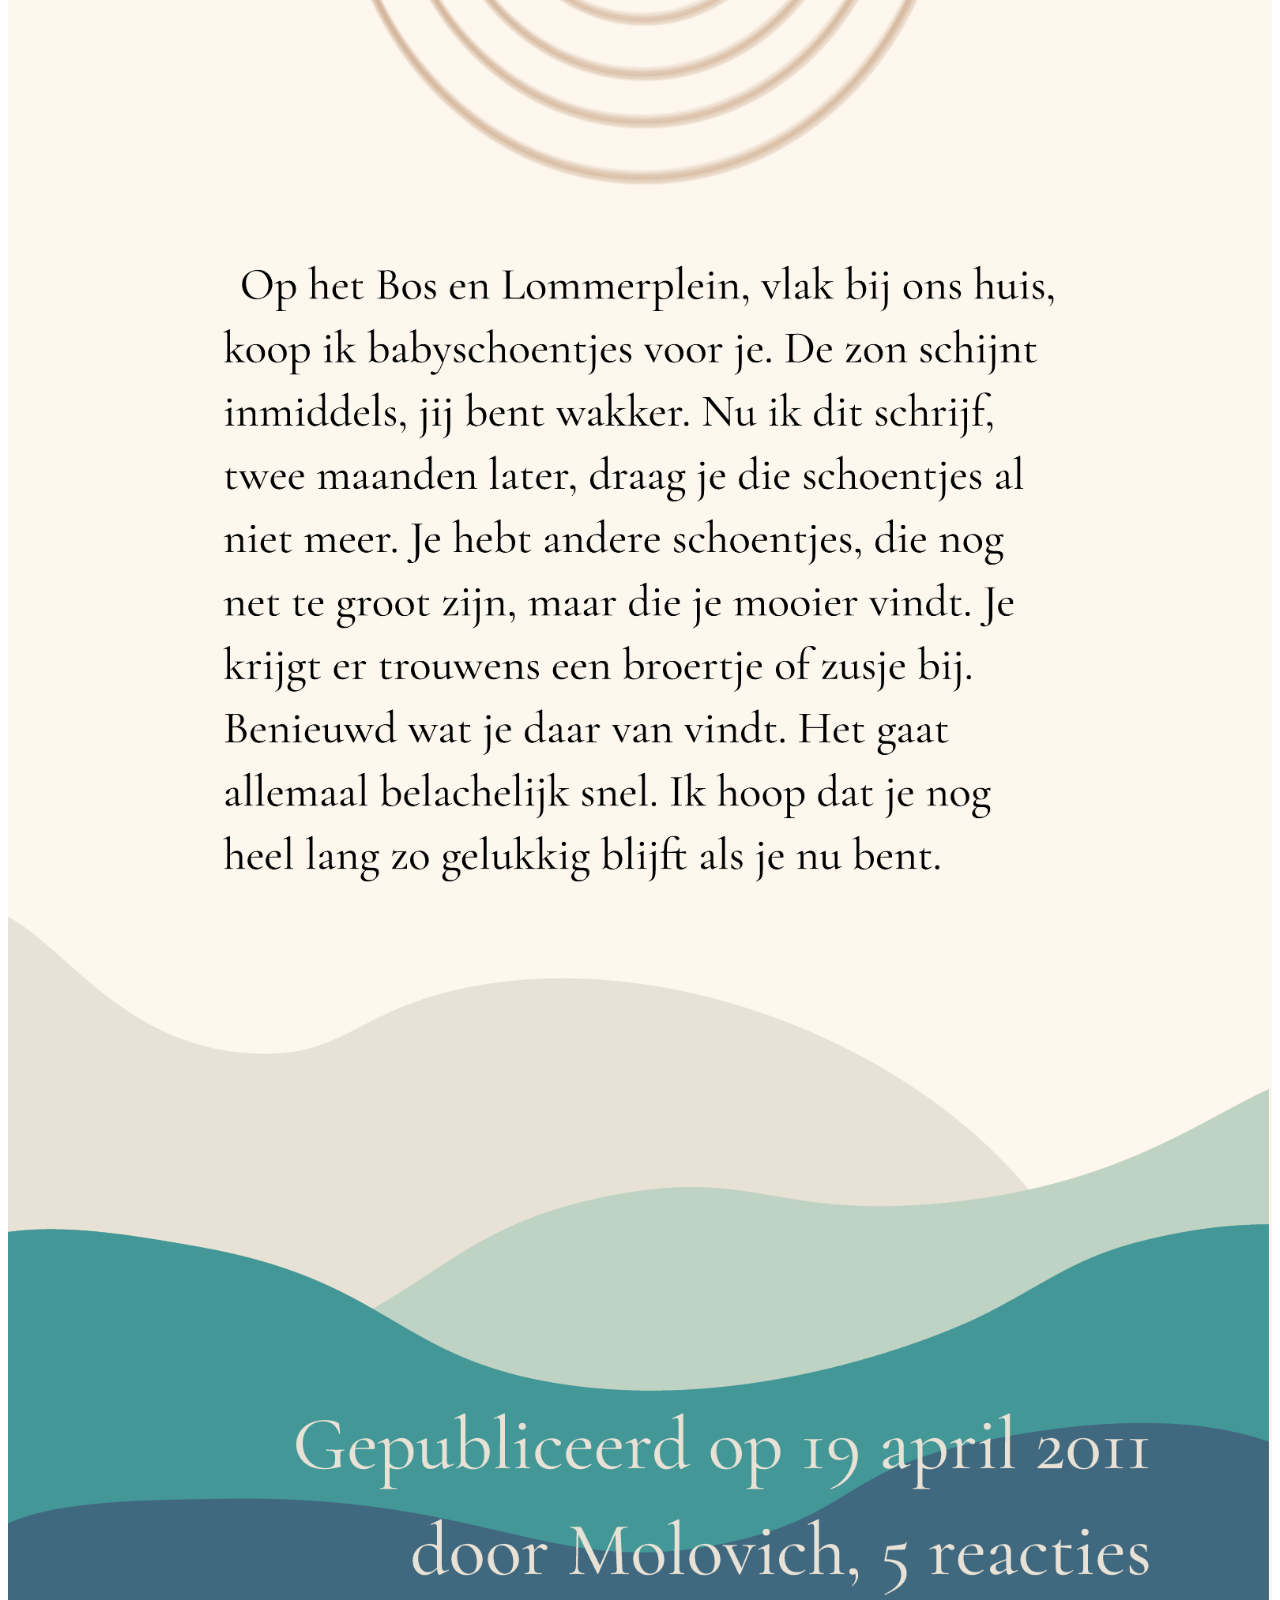
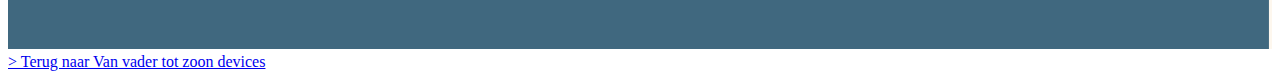
<file: vadertablet.html>
<!DOCTYPE html>
<html lang="nl">
<head>
    <meta charset="UTF-8">
    <title>Van vader tot zoon tablet</title>
    <link rel="stylesheet" type=text/css href="verhaaltablet.css">
</head>
<body>
     <img src="images/vadertabletsplit2-02.png" alt="Van vader tot zoon tablet">
     <img class="vadertablet" src="images/vadertabletsplit2-04.png" alt="Van vader tot zoon tablet">
     <img class="vadertablet" src="images/vadertabletsplit2-03.png" alt="Van vader tot zoon tablet"><br>
     <a href="vader.html">> Terug naar Van vader tot zoon devices</a>
</body>
</html>
</file>
<file: aanmeld.css>
/* grote delen van website */

html {
    background-color: #E6E6E8;
}

main {
    background-color: white;
    box-shadow: inset 0 -0.15em 0 rgba(208, 208, 215, 0.9);
    display: flex;
    flex-direction: column;
    font-family: 'open sans', sans-serif;
/*    font-weight: 100;*/
    max-width: 40em;
    text-align: left;
}

@media (min-width: 40em) {
    main {
        margin: auto;
        padding: 3em;
    }
}

/* header */

body > header {
    background-color: white;
    display: flex;
    flex-direction: row;
    height: 3.5em;
    margin-bottom: 5em;
    max-width: 100em;
}

.profiel {
    display: flex;
    float: right;
    height: 1.8em;
    margin-left: auto;
    margin-right: 1.0em;
    margin-top: 0.7em;
}

.logo {
    height: 2.5em;
    margin-left: 0.5em;
    margin-top: 0.5em;
}
/* titel en inleiding */

main > article {
    background-color: white;
    display: flex;
    flex-direction: column;
    padding-bottom: 1em;
    padding-left: 1em;
    padding-right: 5em;
}

@media (min-width: 40em) {
    main {
        margin: auto;
    }
}

/* formulier */

/* bovenste gedeelte */

h1 {
    color: #002D84;
    display: flex;
    font-size: 1.5em;
    font-style: normal;
    font-weight: 400;
    margin-left: 0.2em;
    width: 30em;
}

article > p {
    font-size: 0.8em;
    margin-left: 0.2em;
    width: 23em;
}

@media (min-width: 40em) {
    article > p {
        width: 30em;
    }
}

/* input fields */

fieldset > legend {
    color: #002D84;
    margin-bottom: 1.7em;
}

fieldset > label {
    color: #002D84;
}

fieldset {
    border: none;
/*    box-shadow: inset 0 -0.15em 0 rgba(208, 208, 215, 0.9);*/
    display: flex;
    flex-direction: column;
    padding-bottom: 1em;
    padding-left: 1em;
    padding-right: 5em;
}

input {
    display: flex;
    font-size: 0.8em;
    font-family: 'open sans', sans-serif;
    margin-bottom: 0.5em;
    margin-top: 0.5em;
    width: 25em;
    height: 2em;
}

@media (min-width: 40em) {
    input {
        margin-bottom: 0.2em;
        margin-top: 0.2em;
        transform: translate(13em, -2.2em);
        width: 30em;
    }
}

/* form states */

/*
input:valid {
    background-color: darkseagreen;
}
*/

input:valid {
    background-color: darkseagreen;
    border: 1px green;
}

input[type=email]:invalid {
    background-color: indianred;
    border: 1px red;
}

input:focus {
    background-color: #E6E6E8;
}

/* button */

a {
    background-color: #0179D3;
    box-shadow: inset 0 -0.15em 0 rgba(0, 92, 160, 0.9);
    color: white;
    display: flex;
    font-size: 0.8em;
    margin: 0.1em;
    margin-left: auto;
    max-width: 6.5em;
    padding: 0.7em;
    text-align: center;
    text-decoration: none;
}

@media (min-width: 30em) {
    a {
        margin-right: -3em;
    }
}

@media (min-width: 40em) {
    a {
        margin-right: -1em;
    }
}

a:hover {
    background-color: #005CA0;
    box-shadow: inset 0 -0.15em 0 rgba(16, 93, 116, 0.9);
    color: white;
}

.annuleren {
    background-color: white;
    box-shadow: inset 0 -0.15em 0 rgba(208, 208, 215, 0.9);
    color: #0179D3;
    display: flex;
    float: left;
    font-size: 0.9em;
    margin: 0.1em;
    margin-top:-2.5em;
    max-width: 4.5em;
    text-align: center;
    text-decoration: none;

}

.annuleren:hover {
    background-color: white;
    box-shadow: inset 0 -0.15em 0 rgba(1, 121, 211, 0.9);
    color: #002D84;
}
</file>
<file: styledef.css>
/* grote delen website */

html {
    background-color: white;
}

body {
    background-color: #E6E6E8;
    flex-direction: column;
    font-family: 'open sans', sans-serif;
    font-size: 100%;
    max-height: 85em;
    text-align: left;
}

header {
    background-color: white;
    display: flex;
    height: 3.5em;
}

/* details in header */

.profiel {
    display: flex;
    float: right;
    height: 1.8em;
    margin-left: auto;
    margin-right: 1.0em;
    margin-top: 0.7em;
}

.logo {
    height: 2.5em;
    margin-left: 0.5em;
    margin-top: 0.5em;
}

/* unordered list & list items */

main > ul {
    display: flex;
    justify-content: center;
    list-style: none;
    margin: 0;
    padding: 0;
}

main > ul > li {
    background-color: white;
    box-shadow: inset 0 -0.15em 0.1em rgba(208, 208, 215, 0.9);
    color: #002D84;
    display: flex;
    font-family: 'open sans', sans-serif;
    justify-content: center;
    margin-right: 0.2em;
    margin-top: 2em;
    padding: 0.7em;
    text-align: center;
    width: 5em;
}

.blauw {
    background-color: #1F74BA;
    box-shadow: inset 0 -0.15em 0.1em rgba(16, 93, 116, 0.9);
    color: white;
}

li:hover {
    background-color: #1F74BA;
    box-shadow: inset 0 -0.15em 0.1em rgba(16, 93, 116, 0.9);
    color: white;
}

@media (min-width:30em){
    li {
        margin-left: 1em;
    }
}


@media (min-width:73em){
    li {
        margin-left: 1.3em;
    }
}

form > div {
    display: flex;
    flex-direction: column;
    justify-content: flex-start;
    margin-left: 0.3em;
    max-width: 7em;
}

@media (min-width: 38em) {
    form > div {
        margin-left: 1em;
    }
}

@media (min-width:73em){
    form > div {
        margin-bottom: 1em;
        margin-left: 0.8em;
    }
}

form {
    display: flex;
    flex-direction: row;
    margin: auto;
    margin-top: 1.5em;
    max-width: 25em;
}

label {
    color: #002D84;
    display: flex;
    flex-direction: row;
    font-size: 0.8em;
    margin-left: 2em;
    margin-right: 2.2em;
    max-width: 30em;
    padding: 0.3em;
    text-align: center;
}

select {
    background-color: white;
    display: flex;
    flex-direction: row;
    margin: auto;
    margin-left: 2em;
    max-width: 7em;

}

@media (min-width:73em){
    label {
        flex-direction: column;

    }
    select {
        align-items: flex-start;
        flex-direction: column;
    }
    form {
        flex-direction: column;
        justify-content: center;
    }
}

/* article */

section > article {
    background-color: white;
    box-shadow: inset 0 -0.15em 0.1em rgba(208, 208, 215, 0.9);
    display: flex;
    flex-direction: column;
    margin: auto;
    margin-bottom: 3em;
    margin-top: 3em;
    max-height: 12em;
    min-width: 20em;
    padding-bottom: 1em;
    padding-left: 1em;
    padding-right: 5em;
}

@media (min-width: 38em) {
    section > article {
    max-width: 22em;
    }
}

@media (min-width: 56em) {
    section {
        display: flex;
        justify-content: center;
    }
}


@media (min-width: 50em){
    section {
        display: flex;
        flex-direction: row;
    }

    section > article {
        margin-left: -0.9em;
        margin-right: 1em;
    }
}

@media (min-width: 73em){
    section {
        align-items: baseline;
        display: flex;
        flex-direction: row;
        margin-left: -1em;
    }
    main {
        align-items: baseline;
        display: flex;
        margin-top: 4em;
    }

    main > ul{
        flex-direction: column;
    }

    section > article {
        margin-left: 1em;
        margin-top: 3em;
    }

    form {
        margin-bottom: 2em;
    }
}

section > article:nth-child(2):hover > h2 {
    background-color: black;
    border-bottom: 1px solid white;
}

section > article:nth-child(2):hover {
    background-image: url(images/tankahover.jpg);
    background-repeat: no-repeat;
    background-size: 140%;
    transform: scale(1.1);
    transition-duration: 0.5s;
}

section > article:nth-child(3):hover > h2 {
    background-color: #FDF7EE;
    border-bottom: 1px solid #40687F;
    color: #40687F;
}

section > article:nth-child(3):hover {
    background-image: url(images/vaderhover.png);
    background-repeat: no-repeat;
    background-size: 100%;
    transform: scale(1.1);
    transition-duration: 0.5s;
}

section > article:hover > p {
    visibility: hidden;
}

section > article:hover > footer {
    visibility: hidden;
}

/* h van articles */

h1 {
    font-size: 0.0001em;
    visibility: hidden;
}

h2 {
    background-color: #E20613;
    color: white;
    display: flex;
    font-family: 'open sans', sans-serif;
    font-size: 1.0em;
    font-weight: 400;
    justify-content: center;
    padding-bottom: 0.7em;
    padding-top: 0.3em;
    transform: translate(0.2em, -1.8em);
}

/* andere elementen van articles */

article > p {
    display: flex;
    font-size: 0.9em;
    min-width: 23em;
}

article > footer {
    color: #999999;
    display: flex;
    font-size: 0.7em;
    transform: translate(0.2em, -1.8em);
    width: 28em;
}

article > a {
    color: #1F74BA;
    display: flex;
    font-size: 0.8em;
    margin-top: 1.5em;
    text-decoration: none;
}

/* BUTTON opslaan */

article > button {
    background-color: white;
    border: none;
    box-shadow: inset 0 -0.15em 0.1em rgba(208, 208, 215, 0.9);
    color: #002D84;
    display: flex;
    font-family: 'open sans', sans-serif;
    height: 2.5em;
    margin-left: 27em;
    width: 5em;
}

article > button:hover {
    background-color: #1F74BA;
    border: none;
    box-shadow: inset 0 -0.15em 0.1em rgba(16, 93, 116, 0.9);
    color: white;
}

/* JavaScript class */

.opgeslagen {
    background-color: #1F74BA;
    border: none;
    box-shadow: inset 0 -0.15em 0.1em rgba(16, 93, 116, 0.9);
    color: white;
    margin-left: 25.5em;
    width: 6.5em;
}

.opgeslagen2 {
    background-color: #1F74BA;
    border: none;
    box-shadow: inset 0 -0.15em 0.1em rgba(16, 93, 116, 0.9);
    color: white;
    margin-left: 25.5em;
    width: 6.5em;
}

@media (max-width: 35em){
    article > button {
       margin-left: 20em;
    }
    .opgeslagen {
        margin-left: 20em;
        width: 7em;
    }
    .opgeslagen2 {
        margin-left: 20em;
        width: 7em;
    }
}

/* BUTTON Laatst gelezen */

header > a {
    align-items: center;
    background-color: #E5B310;
    border: none;
    box-shadow: inset 0 -0.15em 0.1em rgba(154, 122, 15, 0.9);
    color: white;
    display: flex;
    font-size: 0.8em;
    font-style: normal;
    font-weight: 400;
    height: 2.5em;
    margin: auto;
    margin-left: 4em;
    padding-left: 1em;
    padding-right: 1em;
    text-align: center;
    text-decoration: none;
}

header > a:hover {
    align-items: flex-start;
    background-color: black;
    background-image: url(images/tankamobiel.jpg);
    background-repeat: no-repeat;
    background-size: 100%;
    height: 15em;
    transition-duration: 0.5s;
    z-index: 1000;
}

header > a:active {
    align-items: center;
    transform: scale(1.5);
    transition-duration: 0.1s;
}

/*  BUTTON Volgende verhalen */

main > a {
    align-items: center;
    background-color: #E5B310;
    border: none;
    box-shadow: inset 0 -0.15em 0.1em rgba(154, 122, 15, 0.9);
    color: white;
    display: flex;
    font-size: 0.8em;
    font-style: normal;
    font-weight: 400;
    height: 2.5em;
    margin: auto;
    margin-bottom: 1em;
    margin-top: -2.5em;
    max-width: 10em;
    padding-left: 1em;
    padding-right: 1em;
    text-align: center;
    text-decoration: none;
}

@media (min-width:73em) {
    main > a {
        float: right;
        font-size: 0.8em;
        margin-bottom: auto;
        min-width: 10em;
        transform: translate(-13.2em, 24.2em);
    }
}

button > a {
    color: white;
    text-decoration: none;
}

/* aside */

aside > img {
    max-width: 100%;
}

@media (min-width:73em) {
    aside > img {
        align-self: flex-end;
        margin-top: 2em;
    }
}
</file>
<file: styledef2.css>
/* grote delen website */

html {
    background-color: white;
}

body {
    background-color: #E6E6E8;
    flex-direction: column;
    font-family: 'open sans', sans-serif;
    font-size: 100%;
    max-height: 85em;
    text-align: left;
}

header {
    background-color: white;
    display: flex;
    height: 3.5em;
}

/* details in header */

.profiel {
    display: flex;
    float: right;
    height: 1.8em;
    margin-left: auto;
    margin-right: 1.0em;
    margin-top: 0.7em;
}

.logo {
    height: 2.5em;
    margin-left: 0.5em;
    margin-top: 0.5em;
}

/* unordered list & list items */

main > ul {
    display: flex;
    justify-content: center;
    list-style: none;
    margin: 0;
    padding: 0;
}

main > ul > li {
    background-color: white;
    box-shadow: inset 0 -0.15em 0.1em rgba(208, 208, 215, 0.9);
    color: #002D84;
    display: flex;
    font-family: 'open sans', sans-serif;
    justify-content: center;
    margin-right: 0.2em;
    margin-top: 2em;
    padding: 0.7em;
    text-align: center;
    width: 5em;
}

.blauw {
    background-color: #1F74BA;
    box-shadow: inset 0 -0.15em 0.1em rgba(16, 93, 116, 0.9);
    color: white;
}

li:hover {
    background-color: #1F74BA;
    box-shadow: inset 0 -0.15em 0.1em rgba(16, 93, 116, 0.9);
    color: white;
}

@media (min-width:30em){
    li {
        margin-left: 1em;
    }
}


@media (min-width:73em){
    li {
        margin-left: 1.3em;
    }
}

form > div {
    display: flex;
    flex-direction: column;
    justify-content: flex-start;
    margin-left: 0.3em;
    max-width: 7em;
}

@media (min-width: 38em) {
    form > div {
        margin-left: 1em;
    }
}

@media (min-width:73em){
    form > div {
        margin-bottom: 1em;
        margin-left: 0.8em;
    }
}

form {
    display: flex;
    flex-direction: row;
    margin: auto;
    margin-top: 1.5em;
    max-width: 25em;
}

label {
    color: #002D84;
    display: flex;
    flex-direction: row;
    font-size: 0.8em;
    margin-left: 2em;
    margin-right: 2.2em;
    max-width: 30em;
    padding: 0.3em;
    text-align: center;
}

select {
    background-color: white;
    display: flex;
    flex-direction: row;
    margin: auto;
    margin-left: 2em;
    max-width: 7em;
}

@media (min-width:73em){
    label {
        flex-direction: column;

    }
    select {
        align-items: flex-start;
        flex-direction: column;
    }
    form {
        flex-direction: column;
        justify-content: center;
    }
}

/* article */

section > article {
    background-color: white;
    box-shadow: inset 0 -0.15em 0.1em rgba(208, 208, 215, 0.9);
    display: flex;
    flex-direction: column;
    margin: auto;
    margin-bottom: 3em;
    margin-top: 3em;
    max-height: 12em;
    min-width: 20em;
    padding-bottom: 1em;
    padding-left: 1em;
    padding-right: 5em;
}

@media (min-width: 38em) {
    section > article {
        max-width: 22em;
    }
}

@media (min-width: 56em) {
    section {
        display: flex;
        justify-content: center;
    }
}


@media (min-width: 50em){
    section {
        display: flex;
        flex-direction: row;
    }

    section > article {
        margin-left: -0.9em;
        margin-right: 1em;
    }
}

@media (min-width: 73em){
    section {
        align-items: baseline;
        display: flex;
        flex-direction: row;
        margin-left: -1em;
    }
    main {
        align-items: baseline;
        display: flex;
        margin-top: 4em;
    }

    main > ul{
        flex-direction: column;
    }

    section > article {
        margin-left: 1em;
        margin-top: 3em;
    }

    form {
        margin-bottom: 2em;
    }
}

section > article:nth-child(2):hover > h2 {
    background-color: white;
    border-bottom: 1px solid #C84433;
    color: #C84433;
}

section > article:nth-child(2):hover {
    background-image: url(images/recepthover.jpg);
    background-repeat: no-repeat;
    background-size: 100%;
    transform: scale(1.1);
    transition-duration: 0.5s;
}

section > article:hover > p {
    visibility: hidden;
}

section > article:hover > footer {
    visibility: hidden;
}

/* h van articles */
h1 {
    font-size: 0.0001em;
    visibility: hidden;
}

h2 {
    background-color: #E20613;
    color: white;
    display: flex;
    font-family: 'open sans', sans-serif;
    font-size: 1.0em;
    font-weight: 400;
    justify-content: center;
    padding-bottom: 0.7em;
    padding-top: 0.3em;
    transform: translate(0.2em, -1.8em);
}

/* andere elementen van articles */

article > p {
    display: flex;
    font-size: 0.9em;
    min-width: 23em;
}

article > footer {
    color: #999999;
    display: flex;
    font-size: 0.7em;
    transform: translate(0.2em, -1.8em);
    width: 28em;
}

article > a {
    color: #1F74BA;
    display: flex;
    font-size: 0.8em;
    margin-top: 1.5em;
    text-decoration: none;
}

/* BUTTON opslaan */

article > button {
    background-color: white;
    border: none;
    box-shadow: inset 0 -0.15em 0.1em rgba(208, 208, 215, 0.9);
    color: #002D84;
    display: flex;
    font-family: 'open sans', sans-serif;
    height: 2.5em;
    margin-left: 27em;
    width: 5em;
}

article > button:hover {
    background-color: #1F74BA;
    border: none;
    box-shadow: inset 0 -0.15em 0.1em rgba(16, 93, 116, 0.9);
    color: white;
}

.opgeslagen {
    background-color: #1F74BA;
    border: none;
    box-shadow: inset 0 -0.15em 0.1em rgba(16, 93, 116, 0.9);
    color: white;
    margin-left: 25.5em;
    width: 6.5em;
}

@media (max-width: 35em){
    article > button {
       margin-left: 20em;
    }
    .opgeslagen {
        margin-left: 20em;
        width: 7em;
    }
}

/* BUTTON Laatst gelezen */

header > a {
    align-items: center;
    background-color: #E5B310;
    border: none;
    box-shadow: inset 0 -0.15em 0.1em rgba(154, 122, 15, 0.9);
    color: white;
    display: flex;
    font-size: 0.8em;
    font-style: normal;
    font-weight: 400;
    height: 2.5em;
    margin: auto;
    margin-left: 4em;
    padding-left: 1em;
    padding-right: 1em;
    text-align: center;
    text-decoration: none;
}

header > a:hover {
    align-items: flex-start;
    background-color: black;
    background-image: url(images/tankamobiel.jpg);
    background-repeat: no-repeat;
    background-size: 100%;
    height: 16em;
    transition-duration: 0.5s;
    z-index: 1000;
}

header > a:active {
    align-items: center;
    transform: scale(1.5);
    transition-duration: 0.1s;
}

/*  BUTTON Volgende verhalen */

main > a {
    align-items: center;
    background-color: #E5B310;
    border: none;
    box-shadow: inset 0 -0.15em 0.1em rgba(154, 122, 15, 0.9);
    color: white;
    display: flex;
    font-size: 0.8em;
    font-style: normal;
    font-weight: 400;
    height: 2.5em;
    margin: auto;
    margin-bottom: 1em;
    margin-top: -2.5em;
    max-width: 7.5em;
    padding-left: 1em;
    padding-right: 1em;
    text-align: center;
    text-decoration: none;
}

@media (min-width:73em) {
    main > a {
        float: right;
        font-size: 0.8em;
        margin-bottom: auto;
        min-width: 6em;
        transform: translate(-18.5em, 24.2em);
    }
}

a {
    color: white;
    text-decoration: none;
}

/* aside */

aside > img {
    max-width: 100%;
}

@media (min-width:73em) {
    aside > img {
        align-self: flex-end;
        margin-top: 2em;
    }
}
</file>
<file: verhaaldesktop.css>
img {
    width: 100%;
}

.vaderdesktop {
    margin-top: -1em;
}
</file>
<file: verhaalmobiel.css>
img {
    width: 100%;
}
</file>
<file: verhaaltablet.css>
img {
    width: 100%;
}

.vadertablet {
    margin-top: -1em;
}
</file>
